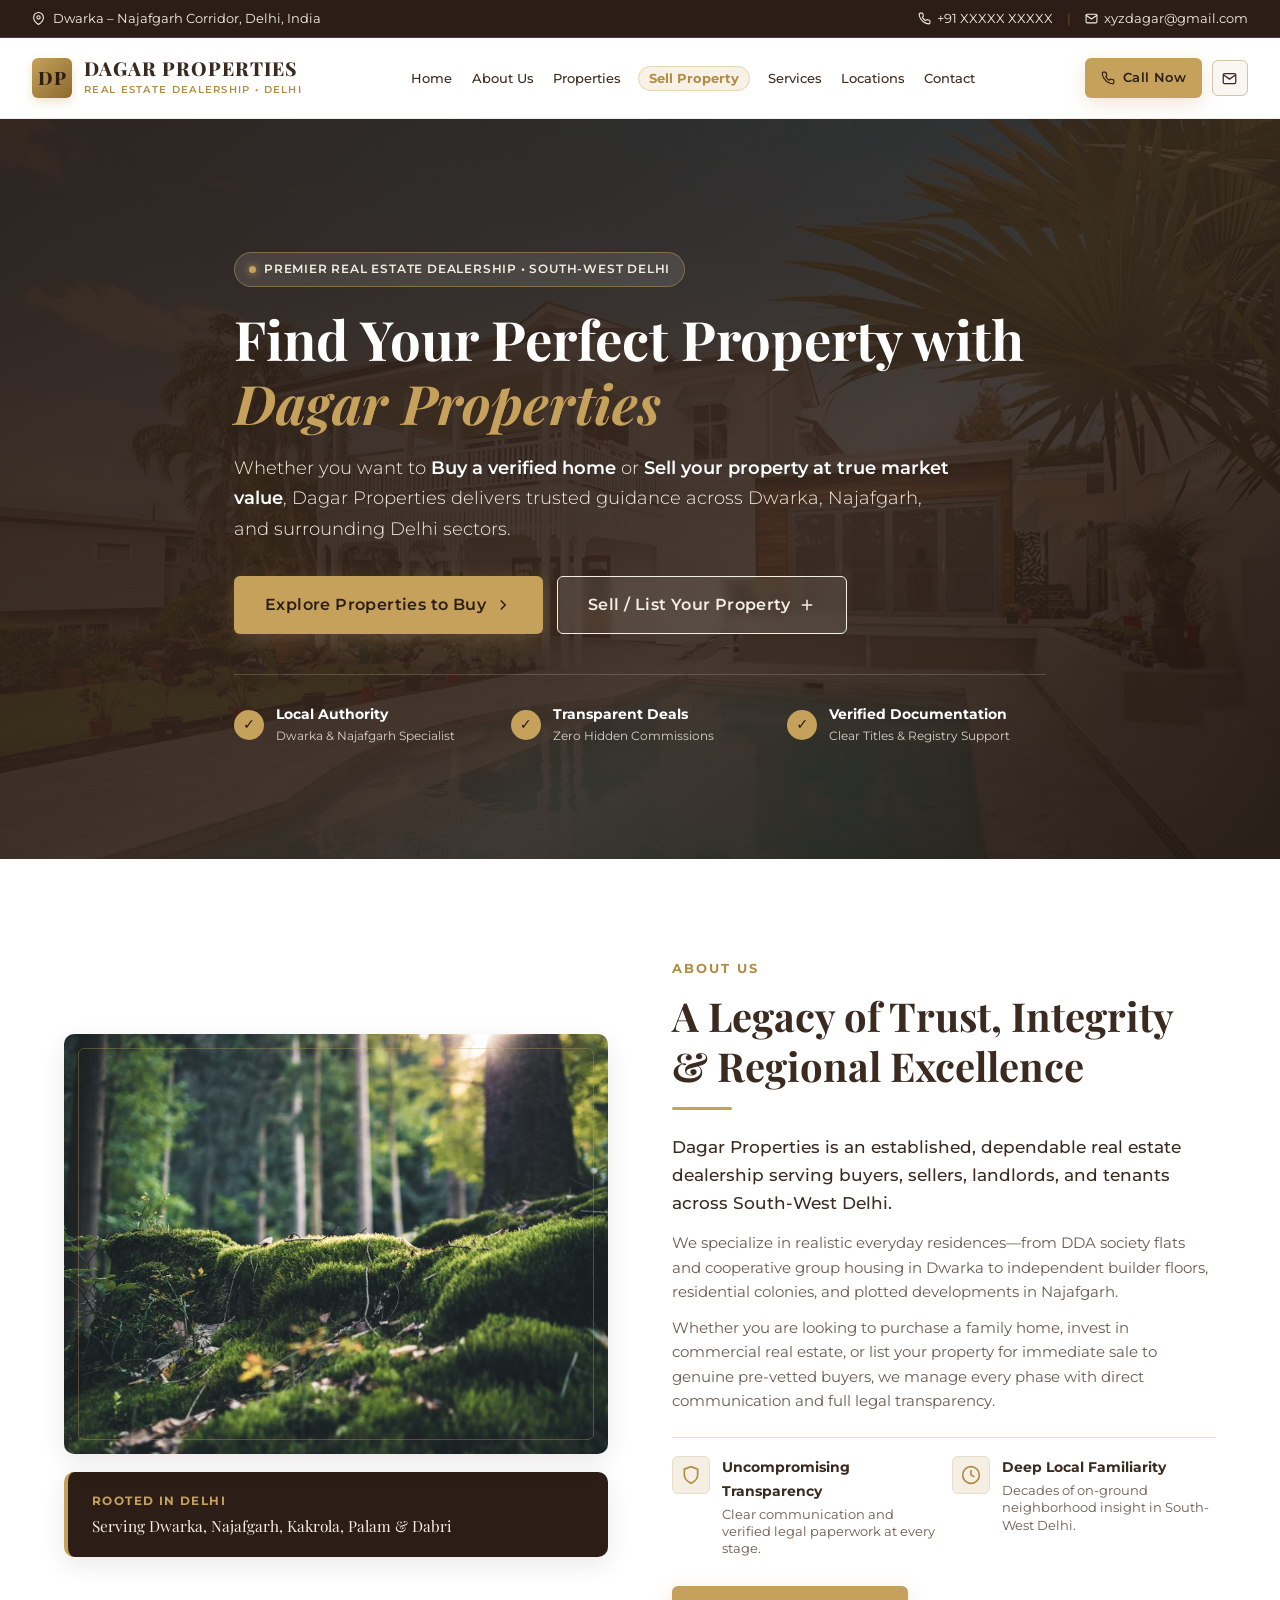
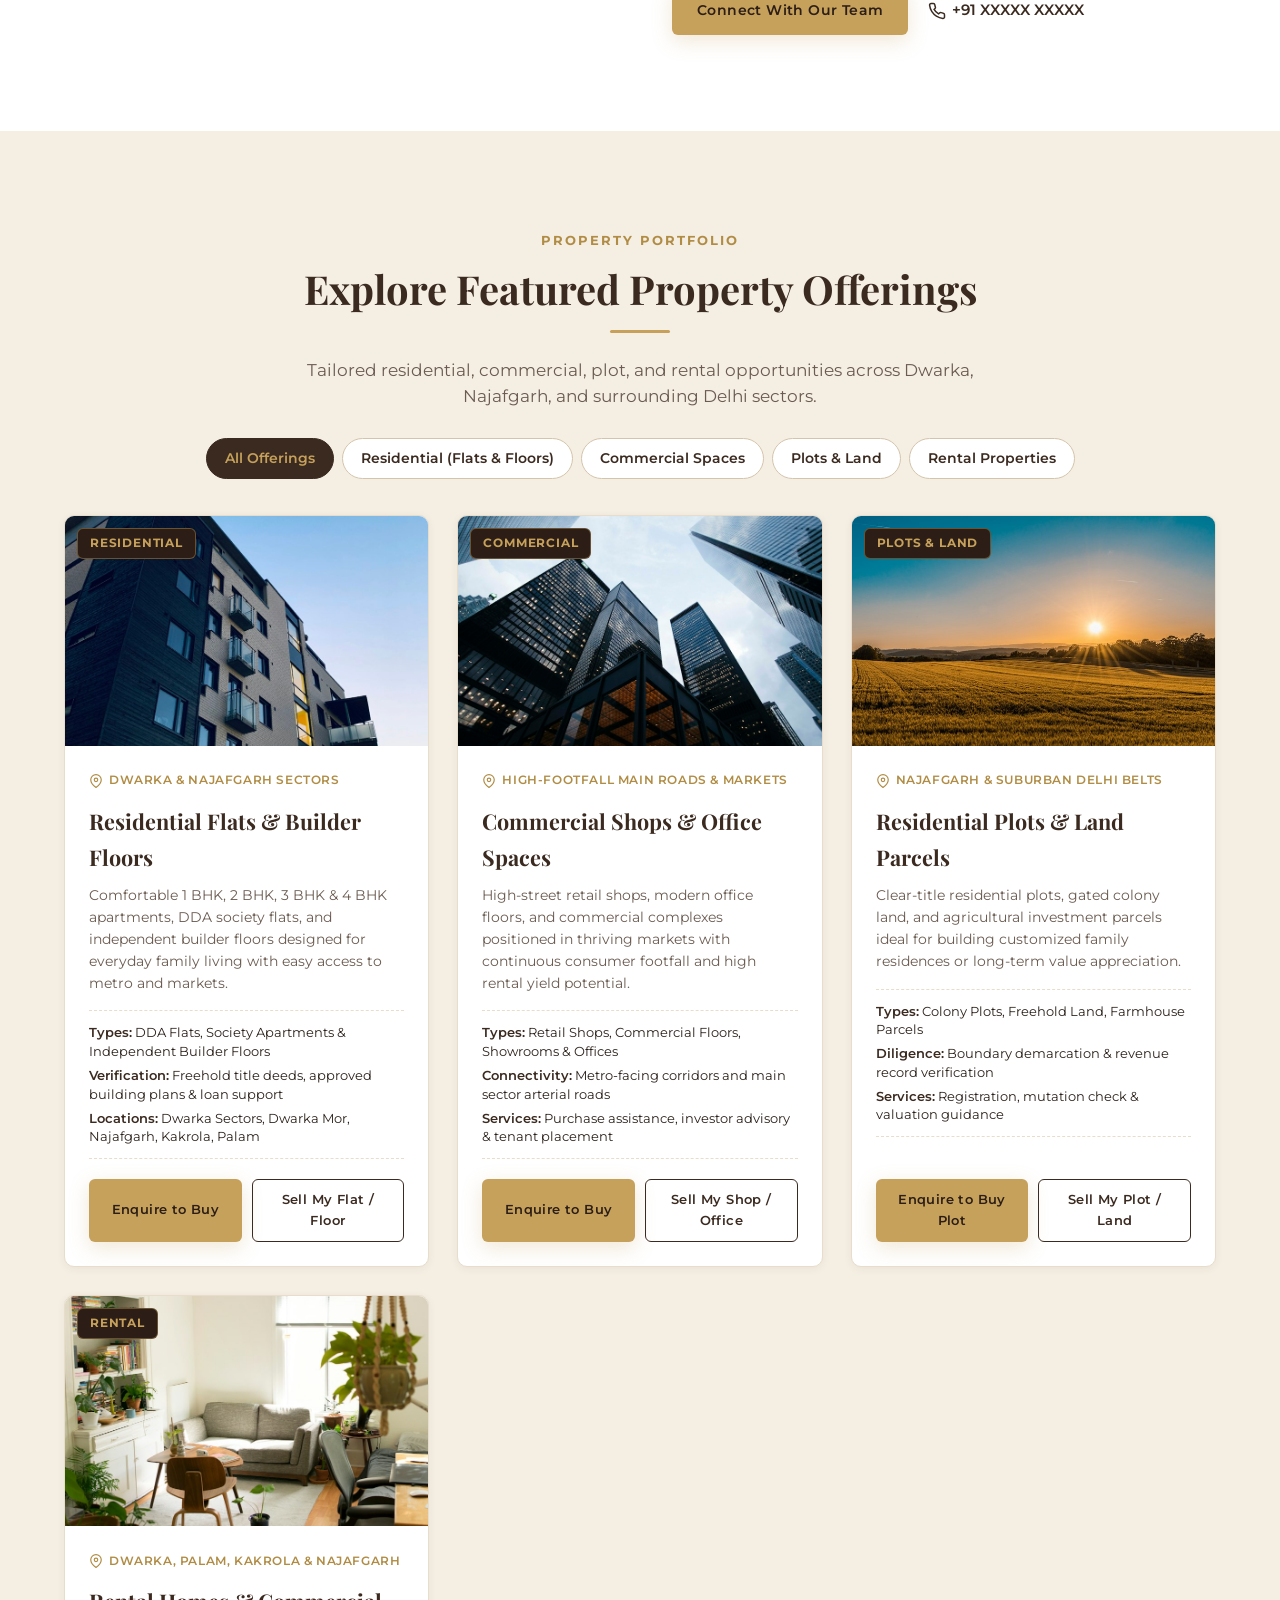
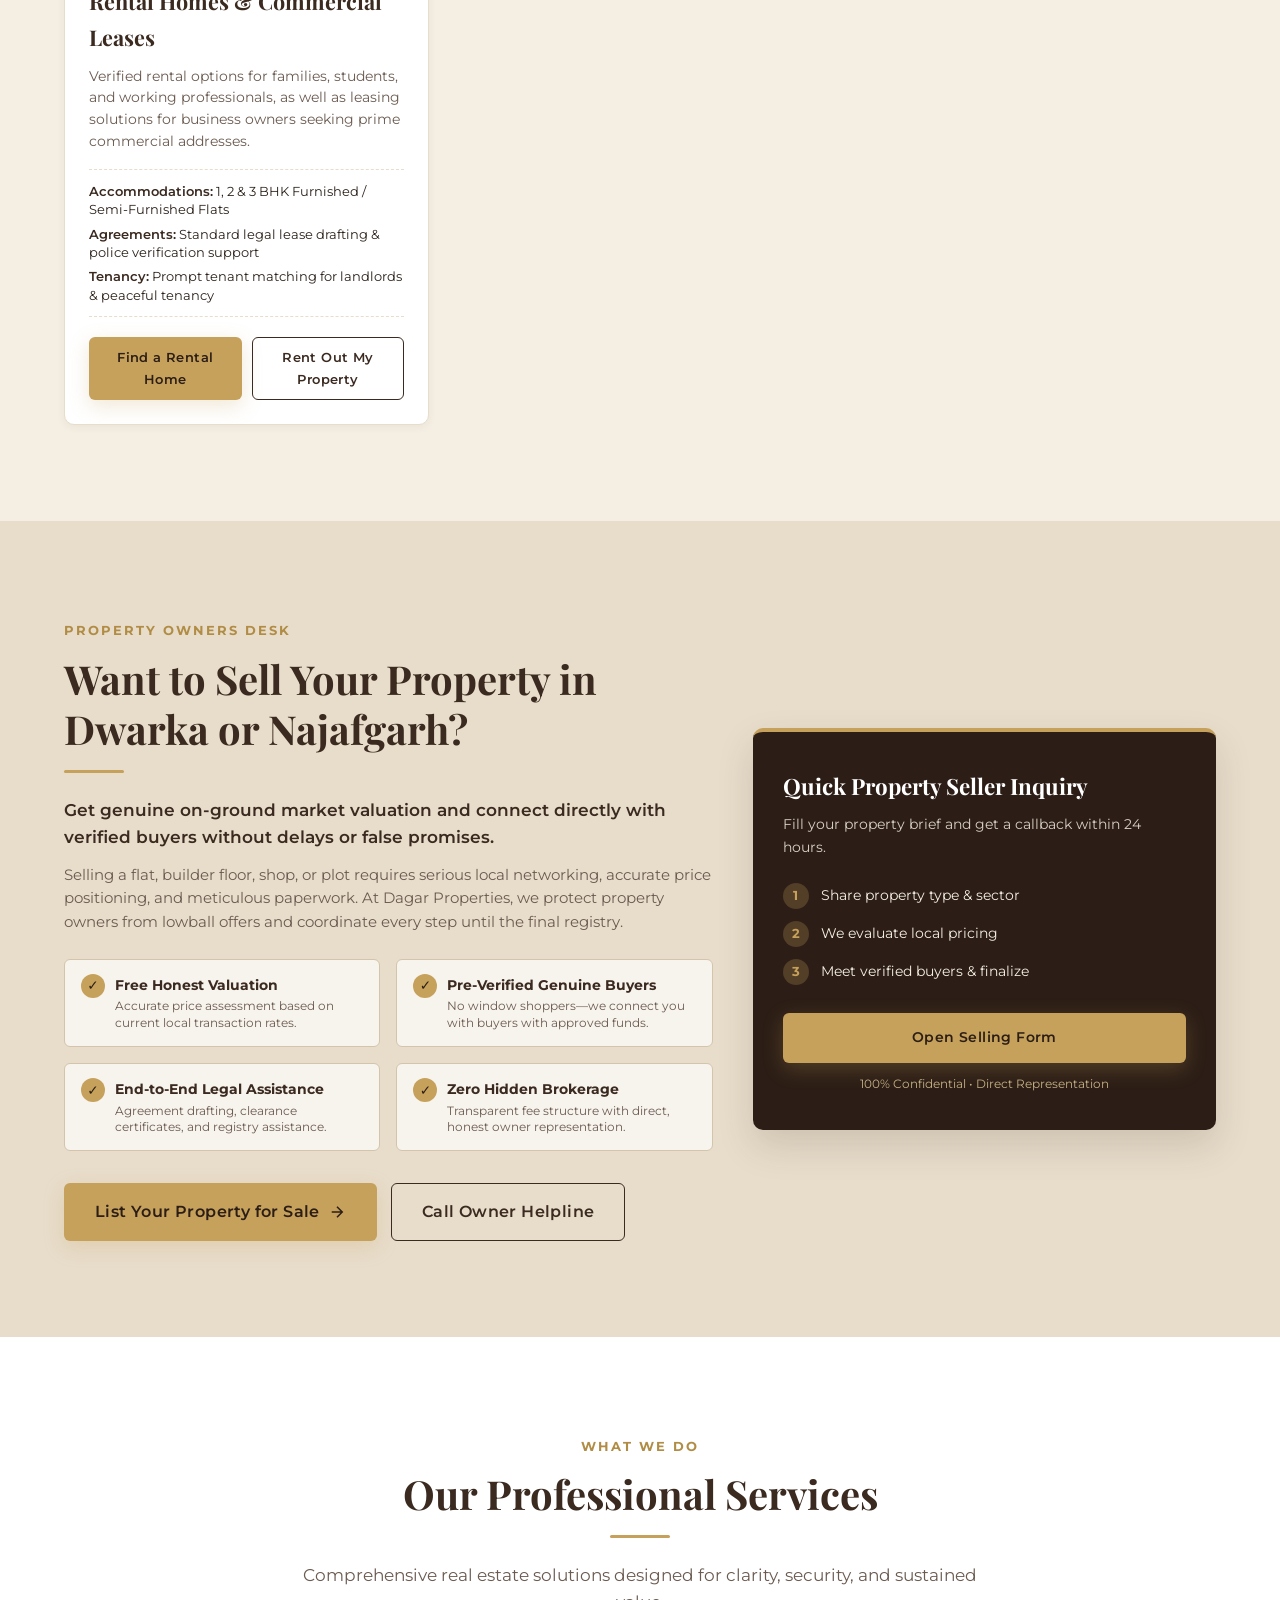
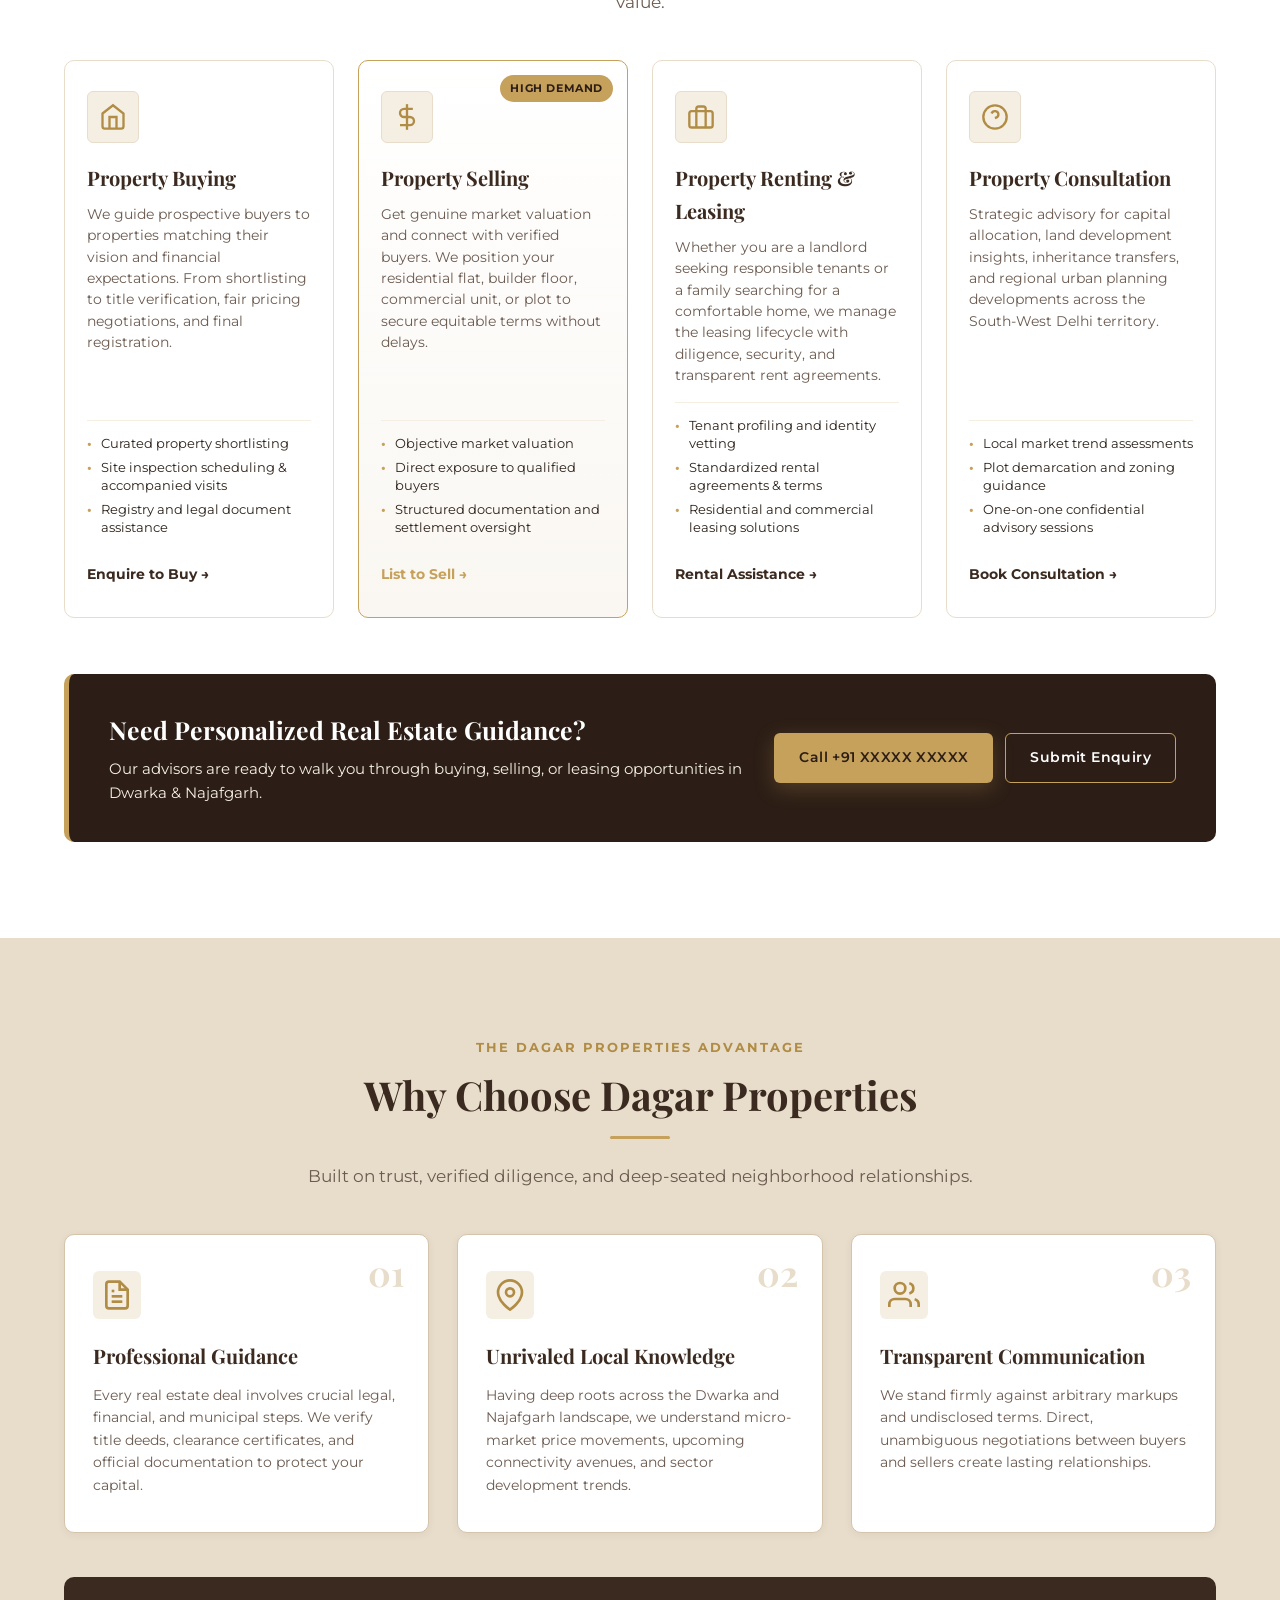
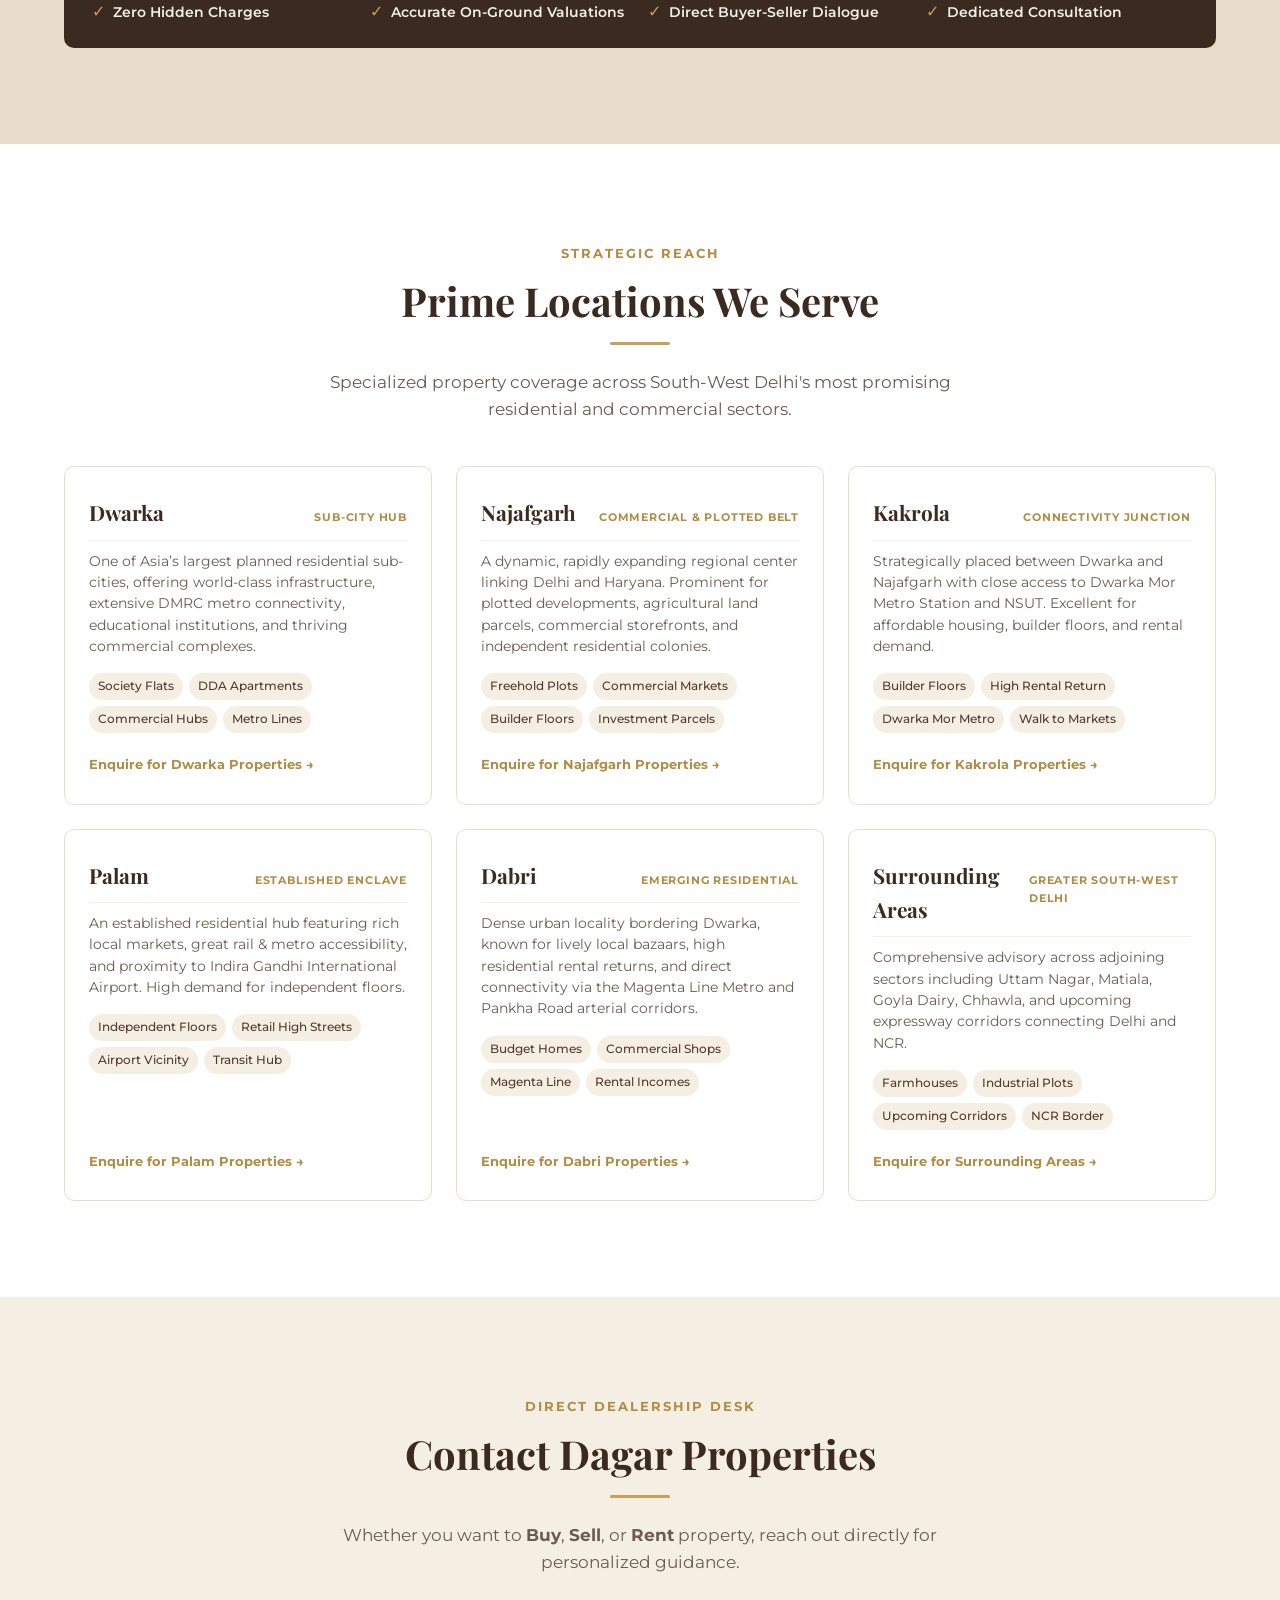
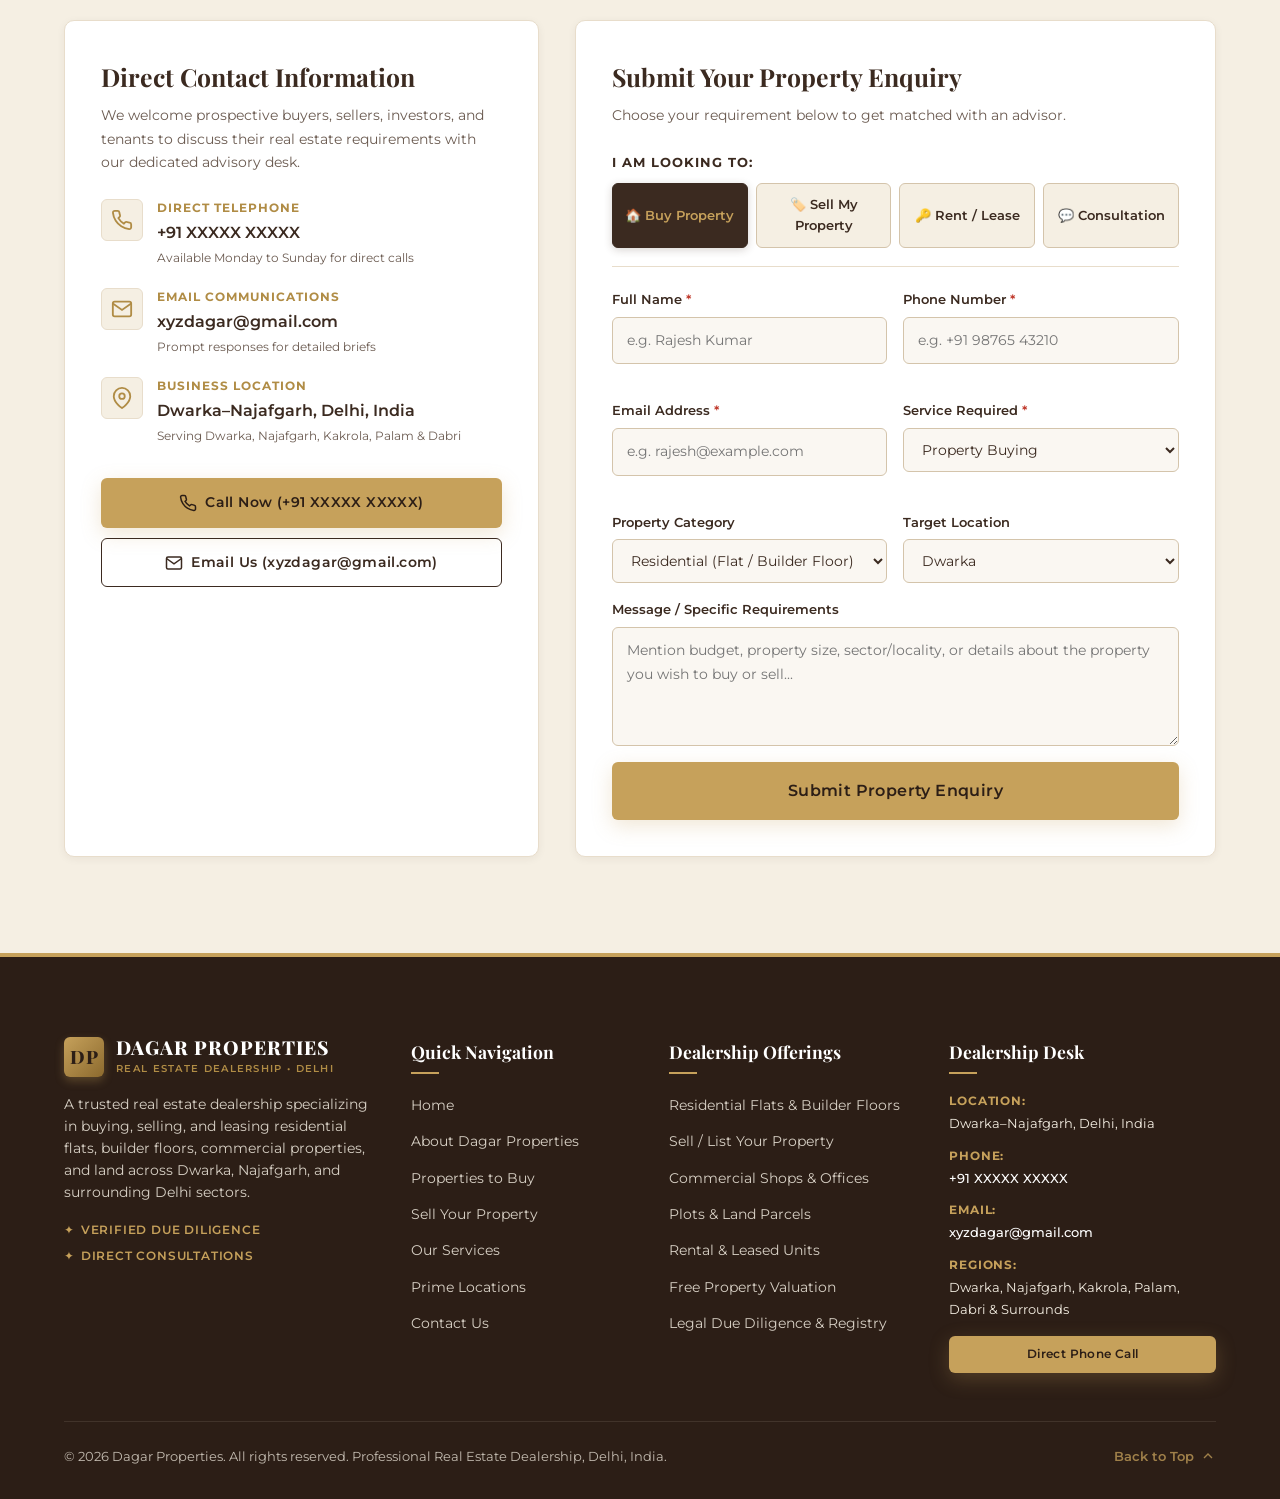
<file: index.html>
<!DOCTYPE html>
<html lang="en">
<head>
  <meta charset="UTF-8">
  <meta name="viewport" content="width=device-width, initial-scale=1.0, maximum-scale=5.0">
  <meta http-equiv="X-UA-Compatible" content="IE=edge">
  
  <!-- Basic SEO Metadata -->
  <title>Dagar Properties | Buy, Sell & Rent Real Estate in Dwarka & Najafgarh, Delhi</title>
  <meta name="description" content="Dagar Properties is your premier real estate dealership for buying, selling, and renting properties across Dwarka, Najafgarh, Kakrola, Palam, Dabri, and Delhi. Transparent guidance and verified listings.">
  <meta name="keywords" content="Dagar Properties, sell property Dwarka, buy flat Dwarka, builder floor Najafgarh, property dealer Delhi, rent flat Dwarka Mor, plots in Najafgarh">
  <meta name="author" content="Dagar Properties">
  <meta name="robots" content="index, follow">
  
  <!-- Open Graph / Social Sharing -->
  <meta property="og:type" content="website">
  <meta property="og:title" content="Dagar Properties | Buy, Sell & Rent Real Estate">
  <meta property="og:description" content="Find, buy, sell, or rent your residential flat, builder floor, commercial space, or plot in Dwarka and Najafgarh with transparent and professional guidance.">
  <meta property="og:image" content="assets/images/hero-bg.jpg">
  <meta name="theme-color" content="#3B2A20">

  <!-- Google Fonts: Playfair Display & Montserrat -->
  <link rel="preconnect" href="https://fonts.googleapis.com">
  <link rel="preconnect" href="https://fonts.gstatic.com" crossorigin>
  <link href="https://fonts.googleapis.com/css2?family=Montserrat:ital,wght@0,300;0,400;0,500;0,600;0,700;1,400&family=Playfair+Display:ital,wght@0,500;0,600;0,700;0,800;1,400;1,600&display=swap" rel="stylesheet">
  
  <!-- Main Stylesheet -->
  <link rel="stylesheet" href="style.css">
</head>
<body>

  <!-- Top Announcement Bar -->
  <div class="top-bar">
    <div class="top-bar-inner">
      <div class="top-bar-location">
        <svg class="icon" viewBox="0 0 24 24" width="13" height="13" fill="none" stroke="currentColor" stroke-width="2" stroke-linecap="round" stroke-linejoin="round">
          <path d="M21 10c0 7-9 13-9 13s-9-6-9-13a9 9 0 0 1 18 0z"></path>
          <circle cx="12" cy="10" r="3"></circle>
        </svg>
        <span>Dwarka – Najafgarh Corridor, Delhi, India</span>
      </div>
      <div class="top-bar-contact">
        <a href="tel:+91XXXXXXXXXX" class="top-link" aria-label="Call Dagar Properties">
          <svg class="icon" viewBox="0 0 24 24" width="13" height="13" fill="none" stroke="currentColor" stroke-width="2" stroke-linecap="round" stroke-linejoin="round">
            <path d="M22 16.92v3a2 2 0 0 1-2.18 2 19.79 19.79 0 0 1-8.63-3.07 19.5 19.5 0 0 1-6-6 19.79 19.79 0 0 1-3.07-8.67A2 2 0 0 1 4.11 2h3a2 2 0 0 1 2 1.72 12.84 12.84 0 0 0 .7 2.81 2 2 0 0 1-.45 2.11L8.09 9.91a16 16 0 0 0 6 6l1.27-1.27a2 2 0 0 1 2.11-.45 12.84 12.84 0 0 0 2.81.7A2 2 0 0 1 22 16.92z"></path>
          </svg>
          <span>+91 XXXXX XXXXX</span>
        </a>
        <span class="divider">|</span>
        <a href="mailto:qubitbandithehe@gmail.com?cc=xyzdagar@gmail.com" class="top-link" aria-label="Email Dagar Properties">
          <svg class="icon" viewBox="0 0 24 24" width="13" height="13" fill="none" stroke="currentColor" stroke-width="2" stroke-linecap="round" stroke-linejoin="round">
            <path d="M4 4h16c1.1 0 2 .9 2 2v12c0 1.1-.9 2-2 2H4c-1.1 0-2-.9-2-2V6c0-1.1.9-2 2-2z"></path>
            <polyline points="22,6 12,13 2,6"></polyline>
          </svg>
          <span>xyzdagar@gmail.com</span>
        </a>
      </div>
    </div>
  </div>

  <!-- Primary Navigation Header -->
  <header class="header" id="header">
    <div class="header-container">
      <a href="#home" class="brand-logo" aria-label="Dagar Properties Home">
        <div class="logo-emblem">DP</div>
        <div class="logo-text">
          <span class="brand-name">DAGAR PROPERTIES</span>
          <span class="brand-sub">Real Estate Dealership • Delhi</span>
        </div>
      </a>

      <!-- Desktop Navigation Menu -->
      <nav class="nav-desktop" aria-label="Main Navigation">
        <ul class="nav-links">
          <li><a href="index.html" class="nav-link active">Home</a></li>
          <li><a href="about.html" class="nav-link">About Us</a></li>
          <li><a href="properties.html" class="nav-link">Properties</a></li>
          <li><a href="sell.html" class="nav-link nav-sell-badge">Sell Property</a></li>
          <li><a href="services.html" class="nav-link">Services</a></li>
          <li><a href="locations.html" class="nav-link">Locations</a></li>
          <li><a href="contact.html" class="nav-link">Contact</a></li>
        </ul>
      </nav>

      <!-- Header Action Buttons -->
      <div class="header-actions">
        <a href="tel:+91XXXXXXXXXX" class="btn btn-gold btn-sm btn-call">
          <svg class="icon" viewBox="0 0 24 24" width="14" height="14" fill="none" stroke="currentColor" stroke-width="2">
            <path d="M22 16.92v3a2 2 0 0 1-2.18 2 19.79 19.79 0 0 1-8.63-3.07 19.5 19.5 0 0 1-6-6 19.79 19.79 0 0 1-3.07-8.67A2 2 0 0 1 4.11 2h3a2 2 0 0 1 2 1.72 12.84 12.84 0 0 0 .7 2.81 2 2 0 0 1-.45 2.11L8.09 9.91a16 16 0 0 0 6 6l1.27-1.27a2 2 0 0 1 2.11-.45 12.84 12.84 0 0 0 2.81.7A2 2 0 0 1 22 16.92z"></path>
          </svg>
          <span>Call Now</span>
        </a>
        <a href="mailto:qubitbandithehe@gmail.com?cc=xyzdagar@gmail.com" class="btn-icon-mail desktop-only" aria-label="Email Us" title="Email: xyzdagar@gmail.com">
          <svg class="icon" viewBox="0 0 24 24" width="15" height="15" fill="none" stroke="currentColor" stroke-width="2">
            <path d="M4 4h16c1.1 0 2 .9 2 2v12c0 1.1-.9 2-2 2H4c-1.1 0-2-.9-2-2V6c0-1.1.9-2 2-2z"></path>
            <polyline points="22,6 12,13 2,6"></polyline>
          </svg>
        </a>
        <button class="menu-toggle" id="menuToggle" aria-label="Toggle navigation menu" aria-expanded="false">
          <span class="bar"></span>
          <span class="bar"></span>
          <span class="bar"></span>
        </button>
      </div>
    </div>

  </header>

  <!-- Mobile Drawer Overlay & Menu (Outside Header) -->
  <div class="drawer-overlay" id="drawerOverlay" aria-hidden="true"></div>
  <aside class="mobile-drawer" id="mobileDrawer" aria-label="Mobile Navigation Menu" aria-hidden="true">
      <div class="mobile-drawer-header">
        <span class="brand-name">DAGAR PROPERTIES</span>
        <button class="drawer-close" id="drawerClose" aria-label="Close menu">&times;</button>
      </div>
      <ul class="mobile-nav-links">
        <li><a href="index.html" class="mobile-nav-link text-gold">Home</a></li>
        <li><a href="about.html" class="mobile-nav-link">About Us</a></li>
        <li><a href="properties.html" class="mobile-nav-link">Properties to Buy</a></li>
        <li><a href="sell.html" class="mobile-nav-link">Sell Your Property</a></li>
        <li><a href="services.html" class="mobile-nav-link">Our Services</a></li>
        <li><a href="locations.html" class="mobile-nav-link">Prime Locations</a></li>
        <li><a href="contact.html" class="mobile-nav-link">Contact Us</a></li>
      </ul>
      <div class="mobile-drawer-actions">
        <a href="tel:+91XXXXXXXXXX" class="btn btn-gold btn-block">
          <svg class="icon" viewBox="0 0 24 24" width="16" height="16" fill="none" stroke="currentColor" stroke-width="2">
            <path d="M22 16.92v3a2 2 0 0 1-2.18 2 19.79 19.79 0 0 1-8.63-3.07 19.5 19.5 0 0 1-6-6 19.79 19.79 0 0 1-3.07-8.67A2 2 0 0 1 4.11 2h3a2 2 0 0 1 2 1.72 12.84 12.84 0 0 0 .7 2.81 2 2 0 0 1-.45 2.11L8.09 9.91a16 16 0 0 0 6 6l1.27-1.27a2 2 0 0 1 2.11-.45 12.84 12.84 0 0 0 2.81.7A2 2 0 0 1 22 16.92z"></path>
          </svg>
          <span>Call Now (+91 XXXXX XXXXX)</span>
        </a>
        <a href="mailto:qubitbandithehe@gmail.com?cc=xyzdagar@gmail.com" class="btn btn-outline btn-block">
          <svg class="icon" viewBox="0 0 24 24" width="16" height="16" fill="none" stroke="currentColor" stroke-width="2">
            <path d="M4 4h16c1.1 0 2 .9 2 2v12c0 1.1-.9 2-2 2H4c-1.1 0-2-.9-2-2V6c0-1.1.9-2 2-2z"></path>
            <polyline points="22,6 12,13 2,6"></polyline>
          </svg>
          <span>Email Us (xyzdagar@gmail.com)</span>
        </a>
      </div>
    </aside>

  <main>
    <!-- 1. Home / Hero Section -->
    <section class="hero-section" id="home">
      <div class="hero-backdrop">
        <img src="assets/images/hero-bg.jpg" alt="Dwarka and Najafgarh Residential Neighborhood" class="hero-bg-img" loading="eager">
        <div class="hero-overlay"></div>
      </div>
      <div class="container hero-content">
        <div class="hero-badge">
          <span class="badge-dot"></span>
          <span>Premier Real Estate Dealership • South-West Delhi</span>
        </div>
        <h1 class="hero-title">
          Find Your Perfect Property with <span class="highlight">Dagar Properties</span>
        </h1>
        <p class="hero-description">
          Whether you want to <strong>Buy a verified home</strong> or <strong>Sell your property at true market value</strong>, Dagar Properties delivers trusted guidance across Dwarka, Najafgarh, and surrounding Delhi sectors.
        </p>
        
        <!-- Dual Action Buttons: Buy vs Sell -->
        <div class="hero-buttons">
          <a href="properties.html" class="btn btn-gold btn-lg">
            <span>Explore Properties to Buy</span>
            <svg viewBox="0 0 24 24" width="18" height="18" fill="none" stroke="currentColor" stroke-width="2"><polyline points="9 18 15 12 9 6"></polyline></svg>
          </a>
          <a href="sell.html" class="btn btn-cream-outline btn-lg" id="heroSellBtn">
            <span>Sell / List Your Property</span>
            <svg viewBox="0 0 24 24" width="18" height="18" fill="none" stroke="currentColor" stroke-width="2"><path d="M12 5v14M5 12h14"></path></svg>
          </a>
        </div>
        
        <!-- Trust Indicators Bar -->
        <div class="hero-metrics">
          <div class="metric-item">
            <span class="metric-icon">✓</span>
            <div class="metric-text">
              <strong>Local Authority</strong>
              <span>Dwarka & Najafgarh Specialist</span>
            </div>
          </div>
          <div class="metric-item">
            <span class="metric-icon">✓</span>
            <div class="metric-text">
              <strong>Transparent Deals</strong>
              <span>Zero Hidden Commissions</span>
            </div>
          </div>
          <div class="metric-item">
            <span class="metric-icon">✓</span>
            <div class="metric-text">
              <strong>Verified Documentation</strong>
              <span>Clear Titles & Registry Support</span>
            </div>
          </div>
        </div>
      </div>
    </section>

    <!-- 2. About Us Section -->
    <section class="section section-about" id="about">
      <div class="container">
        <div class="about-grid">
          <div class="about-visual">
            <div class="image-frame">
              <img src="assets/images/about.jpg" alt="Dagar Properties Dealership Consultation" class="about-img" loading="lazy">
              <div class="frame-accent"></div>
            </div>
            <div class="experience-card">
              <span class="gold-subtitle">Rooted in Delhi</span>
              <p class="experience-text">Serving Dwarka, Najafgarh, Kakrola, Palam & Dabri</p>
            </div>
          </div>
          <div class="about-content">
            <span class="section-tag">About Us</span>
            <h2 class="section-title">A Legacy of Trust, Integrity & Regional Excellence</h2>
            <div class="gold-divider"></div>
            <p class="lead-text">
              Dagar Properties is an established, dependable real estate dealership serving buyers, sellers, landlords, and tenants across South-West Delhi.
            </p>
            <p class="body-text">
              We specialize in realistic everyday residences—from DDA society flats and cooperative group housing in Dwarka to independent builder floors, residential colonies, and plotted developments in Najafgarh.
            </p>
            <p class="body-text">
              Whether you are looking to purchase a family home, invest in commercial real estate, or list your property for immediate sale to genuine pre-vetted buyers, we manage every phase with direct communication and full legal transparency.
            </p>

            <div class="about-features">
              <div class="about-feature">
                <div class="feature-icon-box">
                  <svg viewBox="0 0 24 24" width="20" height="20" fill="none" stroke="currentColor" stroke-width="2">
                    <path d="M12 22s8-4 8-10V5l-8-3-8 3v7c0 6 8 10 8 10z"></path>
                  </svg>
                </div>
                <div>
                  <h4 class="feature-heading">Uncompromising Transparency</h4>
                  <p class="feature-desc">Clear communication and verified legal paperwork at every stage.</p>
                </div>
              </div>
              <div class="about-feature">
                <div class="feature-icon-box">
                  <svg viewBox="0 0 24 24" width="20" height="20" fill="none" stroke="currentColor" stroke-width="2">
                    <circle cx="12" cy="12" r="10"></circle>
                    <polyline points="12 6 12 12 16 14"></polyline>
                  </svg>
                </div>
                <div>
                  <h4 class="feature-heading">Deep Local Familiarity</h4>
                  <p class="feature-desc">Decades of on-ground neighborhood insight in South-West Delhi.</p>
                </div>
              </div>
            </div>

            <div class="about-cta-row">
              <a href="#contact" class="btn btn-gold">Connect With Our Team</a>
              <a href="tel:+91XXXXXXXXXX" class="phone-link">
                <svg viewBox="0 0 24 24" width="18" height="18" fill="none" stroke="currentColor" stroke-width="2">
                  <path d="M22 16.92v3a2 2 0 0 1-2.18 2 19.79 19.79 0 0 1-8.63-3.07 19.5 19.5 0 0 1-6-6 19.79 19.79 0 0 1-3.07-8.67A2 2 0 0 1 4.11 2h3a2 2 0 0 1 2 1.72 12.84 12.84 0 0 0 .7 2.81 2 2 0 0 1-.45 2.11L8.09 9.91a16 16 0 0 0 6 6l1.27-1.27a2 2 0 0 1 2.11-.45 12.84 12.84 0 0 0 2.81.7A2 2 0 0 1 22 16.92z"></path>
                </svg>
                <span>+91 XXXXX XXXXX</span>
              </a>
            </div>
          </div>
        </div>
      </div>
    </section>

    <!-- 3. Properties Section (Buy & Browse) -->
    <section class="section section-properties bg-cream" id="properties">
      <div class="container">
        <div class="section-header text-center">
          <span class="section-tag">Property Portfolio</span>
          <h2 class="section-title">Explore Featured Property Offerings</h2>
          <div class="gold-divider center"></div>
          <p class="section-subtitle">
            Tailored residential, commercial, plot, and rental opportunities across Dwarka, Najafgarh, and surrounding Delhi sectors.
          </p>
          
          <!-- Category Filter Tabs -->
          <div class="property-filters" role="tablist" aria-label="Property Categories">
            <button class="filter-btn active" data-filter="all" role="tab" aria-selected="true">All Offerings</button>
            <button class="filter-btn" data-filter="residential" role="tab" aria-selected="false">Residential (Flats & Floors)</button>
            <button class="filter-btn" data-filter="commercial" role="tab" aria-selected="false">Commercial Spaces</button>
            <button class="filter-btn" data-filter="plots" role="tab" aria-selected="false">Plots & Land</button>
            <button class="filter-btn" data-filter="rental" role="tab" aria-selected="false">Rental Properties</button>
          </div>
        </div>

        <div class="properties-grid" id="propertiesGrid">
          <!-- Property Category 1: Residential (Normal everyday flats & builder floors) -->
          <article class="property-card" data-category="residential">
            <div class="property-media">
              <img src="assets/images/residential.jpg" alt="Residential Apartments and Builder Floors in Delhi" class="property-img" loading="lazy">
              <span class="property-badge">Residential</span>
            </div>
            <div class="property-body">
              <div class="property-meta">
                <span class="property-loc">
                  <svg viewBox="0 0 24 24" width="14" height="14" fill="none" stroke="currentColor" stroke-width="2">
                    <path d="M21 10c0 7-9 13-9 13s-9-6-9-13a9 9 0 0 1 18 0z"></path>
                    <circle cx="12" cy="10" r="3"></circle>
                  </svg>
                  Dwarka & Najafgarh Sectors
                </span>
              </div>
              <h3 class="property-title">Residential Flats & Builder Floors</h3>
              <p class="property-desc">
                Comfortable 1 BHK, 2 BHK, 3 BHK & 4 BHK apartments, DDA society flats, and independent builder floors designed for everyday family living with easy access to metro and markets.
              </p>
              <ul class="property-highlights">
                <li><span>Types:</span> DDA Flats, Society Apartments & Independent Builder Floors</li>
                <li><span>Verification:</span> Freehold title deeds, approved building plans & loan support</li>
                <li><span>Locations:</span> Dwarka Sectors, Dwarka Mor, Najafgarh, Kakrola, Palam</li>
              </ul>
              <div class="property-dual-actions">
                <a href="#contact" class="btn btn-gold btn-sm" data-action="buy" data-category="Residential">
                  <span>Enquire to Buy</span>
                </a>
                <a href="#contact" class="btn btn-outline btn-sm" data-action="sell" data-category="Residential">
                  <span>Sell My Flat / Floor</span>
                </a>
              </div>
            </div>
          </article>

          <!-- Property Category 2: Commercial -->
          <article class="property-card" data-category="commercial">
            <div class="property-media">
              <img src="assets/images/commercial.jpg" alt="Commercial Properties in Dwarka and Najafgarh" class="property-img" loading="lazy">
              <span class="property-badge">Commercial</span>
            </div>
            <div class="property-body">
              <div class="property-meta">
                <span class="property-loc">
                  <svg viewBox="0 0 24 24" width="14" height="14" fill="none" stroke="currentColor" stroke-width="2">
                    <path d="M21 10c0 7-9 13-9 13s-9-6-9-13a9 9 0 0 1 18 0z"></path>
                    <circle cx="12" cy="10" r="3"></circle>
                  </svg>
                  High-Footfall Main Roads & Markets
                </span>
              </div>
              <h3 class="property-title">Commercial Shops & Office Spaces</h3>
              <p class="property-desc">
                High-street retail shops, modern office floors, and commercial complexes positioned in thriving markets with continuous consumer footfall and high rental yield potential.
              </p>
              <ul class="property-highlights">
                <li><span>Types:</span> Retail Shops, Commercial Floors, Showrooms & Offices</li>
                <li><span>Connectivity:</span> Metro-facing corridors and main sector arterial roads</li>
                <li><span>Services:</span> Purchase assistance, investor advisory & tenant placement</li>
              </ul>
              <div class="property-dual-actions">
                <a href="#contact" class="btn btn-gold btn-sm" data-action="buy" data-category="Commercial">
                  <span>Enquire to Buy</span>
                </a>
                <a href="#contact" class="btn btn-outline btn-sm" data-action="sell" data-category="Commercial">
                  <span>Sell My Shop / Office</span>
                </a>
              </div>
            </div>
          </article>

          <!-- Property Category 3: Plots & Land -->
          <article class="property-card" data-category="plots">
            <div class="property-media">
              <img src="assets/images/plots.jpg" alt="Residential Plots and Land in Najafgarh" class="property-img" loading="lazy">
              <span class="property-badge">Plots & Land</span>
            </div>
            <div class="property-body">
              <div class="property-meta">
                <span class="property-loc">
                  <svg viewBox="0 0 24 24" width="14" height="14" fill="none" stroke="currentColor" stroke-width="2">
                    <path d="M21 10c0 7-9 13-9 13s-9-6-9-13a9 9 0 0 1 18 0z"></path>
                    <circle cx="12" cy="10" r="3"></circle>
                  </svg>
                  Najafgarh & Suburban Delhi Belts
                </span>
              </div>
              <h3 class="property-title">Residential Plots & Land Parcels</h3>
              <p class="property-desc">
                Clear-title residential plots, gated colony land, and agricultural investment parcels ideal for building customized family residences or long-term value appreciation.
              </p>
              <ul class="property-highlights">
                <li><span>Types:</span> Colony Plots, Freehold Land, Farmhouse Parcels</li>
                <li><span>Diligence:</span> Boundary demarcation & revenue record verification</li>
                <li><span>Services:</span> Registration, mutation check & valuation guidance</li>
              </ul>
              <div class="property-dual-actions">
                <a href="#contact" class="btn btn-gold btn-sm" data-action="buy" data-category="Plots & Land">
                  <span>Enquire to Buy Plot</span>
                </a>
                <a href="#contact" class="btn btn-outline btn-sm" data-action="sell" data-category="Plots & Land">
                  <span>Sell My Plot / Land</span>
                </a>
              </div>
            </div>
          </article>

          <!-- Property Category 4: Rental Properties -->
          <article class="property-card" data-category="rental">
            <div class="property-media">
              <img src="assets/images/rental.jpg" alt="Rental Flats and Accommodations in Dwarka" class="property-img" loading="lazy">
              <span class="property-badge">Rental</span>
            </div>
            <div class="property-body">
              <div class="property-meta">
                <span class="property-loc">
                  <svg viewBox="0 0 24 24" width="14" height="14" fill="none" stroke="currentColor" stroke-width="2">
                    <path d="M21 10c0 7-9 13-9 13s-9-6-9-13a9 9 0 0 1 18 0z"></path>
                    <circle cx="12" cy="10" r="3"></circle>
                  </svg>
                  Dwarka, Palam, Kakrola & Najafgarh
                </span>
              </div>
              <h3 class="property-title">Rental Homes & Commercial Leases</h3>
              <p class="property-desc">
                Verified rental options for families, students, and working professionals, as well as leasing solutions for business owners seeking prime commercial addresses.
              </p>
              <ul class="property-highlights">
                <li><span>Accommodations:</span> 1, 2 & 3 BHK Furnished / Semi-Furnished Flats</li>
                <li><span>Agreements:</span> Standard legal lease drafting & police verification support</li>
                <li><span>Tenancy:</span> Prompt tenant matching for landlords & peaceful tenancy</li>
              </ul>
              <div class="property-dual-actions">
                <a href="#contact" class="btn btn-gold btn-sm" data-action="rent" data-category="Rental">
                  <span>Find a Rental Home</span>
                </a>
                <a href="#contact" class="btn btn-outline btn-sm" data-action="rent-out" data-category="Rental">
                  <span>Rent Out My Property</span>
                </a>
              </div>
            </div>
          </article>
        </div>
      </div>
    </section>

    <!-- Dedicated Sell Your Property Spotlight Section -->
    <section class="section section-sell bg-beige" id="sell-section">
      <div class="container">
        <div class="sell-showcase">
          <div class="sell-showcase-content">
            <span class="section-tag">Property Owners Desk</span>
            <h2 class="section-title">Want to Sell Your Property in Dwarka or Najafgarh?</h2>
            <div class="gold-divider"></div>
            <p class="lead-text">
              Get genuine on-ground market valuation and connect directly with verified buyers without delays or false promises.
            </p>
            <p class="body-text">
              Selling a flat, builder floor, shop, or plot requires serious local networking, accurate price positioning, and meticulous paperwork. At Dagar Properties, we protect property owners from lowball offers and coordinate every step until the final registry.
            </p>

            <div class="sell-benefits-grid">
              <div class="sell-benefit-item">
                <div class="sell-icon-box">✓</div>
                <div>
                  <strong>Free Honest Valuation</strong>
                  <p>Accurate price assessment based on current local transaction rates.</p>
                </div>
              </div>
              <div class="sell-benefit-item">
                <div class="sell-icon-box">✓</div>
                <div>
                  <strong>Pre-Verified Genuine Buyers</strong>
                  <p>No window shoppers—we connect you with buyers with approved funds.</p>
                </div>
              </div>
              <div class="sell-benefit-item">
                <div class="sell-icon-box">✓</div>
                <div>
                  <strong>End-to-End Legal Assistance</strong>
                  <p>Agreement drafting, clearance certificates, and registry assistance.</p>
                </div>
              </div>
              <div class="sell-benefit-item">
                <div class="sell-icon-box">✓</div>
                <div>
                  <strong>Zero Hidden Brokerage</strong>
                  <p>Transparent fee structure with direct, honest owner representation.</p>
                </div>
              </div>
            </div>

            <div class="sell-cta-actions">
              <button class="btn btn-gold btn-lg" id="quickListBtn">
                <span>List Your Property for Sale</span>
                <svg viewBox="0 0 24 24" width="18" height="18" fill="none" stroke="currentColor" stroke-width="2"><path d="M5 12h14M12 5l7 7-7 7"></path></svg>
              </button>
              <a href="tel:+91XXXXXXXXXX" class="btn btn-outline btn-lg">
                <span>Call Owner Helpline</span>
              </a>
            </div>
          </div>

          <div class="sell-showcase-card">
            <div class="sell-card-inner">
              <h3 class="sell-card-title">Quick Property Seller Inquiry</h3>
              <p class="sell-card-subtitle">Fill your property brief and get a callback within 24 hours.</p>
              
              <div class="seller-quick-bullets">
                <div class="sq-bullet">
                  <span class="sq-num">1</span>
                  <span>Share property type & sector</span>
                </div>
                <div class="sq-bullet">
                  <span class="sq-num">2</span>
                  <span>We evaluate local pricing</span>
                </div>
                <div class="sq-bullet">
                  <span class="sq-num">3</span>
                  <span>Meet verified buyers & finalize</span>
                </div>
              </div>

              <a href="#contact" class="btn btn-gold btn-block" data-action="sell" data-category="General Enquiry">
                <span>Open Selling Form</span>
              </a>
              <span class="sell-note">100% Confidential • Direct Representation</span>
            </div>
          </div>
        </div>
      </div>
    </section>

    <!-- 4. Our Services Section -->
    <section class="section section-services" id="services">
      <div class="container">
        <div class="section-header text-center">
          <span class="section-tag">What We Do</span>
          <h2 class="section-title">Our Professional Services</h2>
          <div class="gold-divider center"></div>
          <p class="section-subtitle">
            Comprehensive real estate solutions designed for clarity, security, and sustained value.
          </p>
        </div>

        <div class="services-grid">
          <!-- Service 1: Buying -->
          <div class="service-card">
            <div class="service-icon">
              <svg viewBox="0 0 24 24" width="28" height="28" fill="none" stroke="currentColor" stroke-width="2">
                <path d="M3 9l9-7 9 7v11a2 2 0 0 1-2 2H5a2 2 0 0 1-2-2z"></path>
                <polyline points="9 22 9 12 15 12 15 22"></polyline>
              </svg>
            </div>
            <h3 class="service-title">Property Buying</h3>
            <p class="service-desc">
              We guide prospective buyers to properties matching their vision and financial expectations. From shortlisting to title verification, fair pricing negotiations, and final registration.
            </p>
            <ul class="service-list">
              <li>Curated property shortlisting</li>
              <li>Site inspection scheduling & accompanied visits</li>
              <li>Registry and legal document assistance</li>
            </ul>
            <div class="service-card-footer">
              <a href="#contact" class="service-action-link" data-action="buy">Enquire to Buy &rarr;</a>
            </div>
          </div>

          <!-- Service 2: Selling -->
          <div class="service-card highlight-service">
            <div class="service-badge">High Demand</div>
            <div class="service-icon">
              <svg viewBox="0 0 24 24" width="28" height="28" fill="none" stroke="currentColor" stroke-width="2">
                <line x1="12" y1="1" x2="12" y2="23"></line>
                <path d="M17 5H9.5a3.5 3.5 0 0 0 0 7h5a3.5 3.5 0 0 1 0 7H6"></path>
              </svg>
            </div>
            <h3 class="service-title">Property Selling</h3>
            <p class="service-desc">
              Get genuine market valuation and connect with verified buyers. We position your residential flat, builder floor, commercial unit, or plot to secure equitable terms without delays.
            </p>
            <ul class="service-list">
              <li>Objective market valuation</li>
              <li>Direct exposure to qualified buyers</li>
              <li>Structured documentation and settlement oversight</li>
            </ul>
            <div class="service-card-footer">
              <a href="#contact" class="service-action-link text-gold" data-action="sell">List to Sell &rarr;</a>
            </div>
          </div>

          <!-- Service 3: Renting -->
          <div class="service-card">
            <div class="service-icon">
              <svg viewBox="0 0 24 24" width="28" height="28" fill="none" stroke="currentColor" stroke-width="2">
                <rect x="2" y="7" width="20" height="14" rx="2" ry="2"></rect>
                <path d="M16 21V5a2 2 0 0 0-2-2h-4a2 2 0 0 0-2 2v16"></path>
              </svg>
            </div>
            <h3 class="service-title">Property Renting & Leasing</h3>
            <p class="service-desc">
              Whether you are a landlord seeking responsible tenants or a family searching for a comfortable home, we manage the leasing lifecycle with diligence, security, and transparent rent agreements.
            </p>
            <ul class="service-list">
              <li>Tenant profiling and identity vetting</li>
              <li>Standardized rental agreements & terms</li>
              <li>Residential and commercial leasing solutions</li>
            </ul>
            <div class="service-card-footer">
              <a href="#contact" class="service-action-link" data-action="rent">Rental Assistance &rarr;</a>
            </div>
          </div>

          <!-- Service 4: Property Consultation -->
          <div class="service-card">
            <div class="service-icon">
              <svg viewBox="0 0 24 24" width="28" height="28" fill="none" stroke="currentColor" stroke-width="2">
                <circle cx="12" cy="12" r="10"></circle>
                <path d="M9.09 9a3 3 0 0 1 5.83 1c0 2-3 3-3 3"></path>
                <line x1="12" y1="17" x2="12.01" y2="17"></line>
              </svg>
            </div>
            <h3 class="service-title">Property Consultation</h3>
            <p class="service-desc">
              Strategic advisory for capital allocation, land development insights, inheritance transfers, and regional urban planning developments across the South-West Delhi territory.
            </p>
            <ul class="service-list">
              <li>Local market trend assessments</li>
              <li>Plot demarcation and zoning guidance</li>
              <li>One-on-one confidential advisory sessions</li>
            </ul>
            <div class="service-card-footer">
              <a href="#contact" class="service-action-link" data-action="consultation">Book Consultation &rarr;</a>
            </div>
          </div>
        </div>

        <div class="services-cta-banner">
          <div class="cta-banner-text">
            <h3>Need Personalized Real Estate Guidance?</h3>
            <p>Our advisors are ready to walk you through buying, selling, or leasing opportunities in Dwarka & Najafgarh.</p>
          </div>
          <div class="cta-banner-buttons">
            <a href="tel:+91XXXXXXXXXX" class="btn btn-gold">Call +91 XXXXX XXXXX</a>
            <a href="#contact" class="btn btn-outline-light">Submit Enquiry</a>
          </div>
        </div>
      </div>
    </section>

    <!-- 5. Why Choose Us Section -->
    <section class="section section-why-us bg-beige" id="why-us">
      <div class="container">
        <div class="section-header text-center">
          <span class="section-tag">The Dagar Properties Advantage</span>
          <h2 class="section-title">Why Choose Dagar Properties</h2>
          <div class="gold-divider center"></div>
          <p class="section-subtitle">
            Built on trust, verified diligence, and deep-seated neighborhood relationships.
          </p>
        </div>

        <div class="pillars-grid">
          <!-- Pillar 1 -->
          <div class="pillar-card">
            <div class="pillar-number">01</div>
            <div class="pillar-icon">
              <svg viewBox="0 0 24 24" width="32" height="32" fill="none" stroke="currentColor" stroke-width="2">
                <path d="M14 2H6a2 2 0 0 0-2 2v16a2 2 0 0 0 2 2h12a2 2 0 0 0 2-2V8z"></path>
                <polyline points="14 2 14 8 20 8"></polyline>
                <line x1="16" y1="13" x2="8" y2="13"></line>
                <line x1="16" y1="17" x2="8" y2="17"></line>
                <polyline points="10 9 9 9 8 9"></polyline>
              </svg>
            </div>
            <h3 class="pillar-title">Professional Guidance</h3>
            <p class="pillar-desc">
              Every real estate deal involves crucial legal, financial, and municipal steps. We verify title deeds, clearance certificates, and official documentation to protect your capital.
            </p>
          </div>

          <!-- Pillar 2 -->
          <div class="pillar-card">
            <div class="pillar-number">02</div>
            <div class="pillar-icon">
              <svg viewBox="0 0 24 24" width="32" height="32" fill="none" stroke="currentColor" stroke-width="2">
                <path d="M21 10c0 7-9 13-9 13s-9-6-9-13a9 9 0 0 1 18 0z"></path>
                <circle cx="12" cy="10" r="3"></circle>
              </svg>
            </div>
            <h3 class="pillar-title">Unrivaled Local Knowledge</h3>
            <p class="pillar-desc">
              Having deep roots across the Dwarka and Najafgarh landscape, we understand micro-market price movements, upcoming connectivity avenues, and sector development trends.
            </p>
          </div>

          <!-- Pillar 3 -->
          <div class="pillar-card">
            <div class="pillar-number">03</div>
            <div class="pillar-icon">
              <svg viewBox="0 0 24 24" width="32" height="32" fill="none" stroke="currentColor" stroke-width="2">
                <path d="M17 21v-2a4 4 0 0 0-4-4H5a4 4 0 0 0-4 4v2"></path>
                <circle cx="9" cy="7" r="4"></circle>
                <path d="M23 21v-2a4 4 0 0 0-3-3.87"></path>
                <path d="M16 3.13a4 4 0 0 1 0 7.75"></path>
              </svg>
            </div>
            <h3 class="pillar-title">Transparent Communication</h3>
            <p class="pillar-desc">
              We stand firmly against arbitrary markups and undisclosed terms. Direct, unambiguous negotiations between buyers and sellers create lasting relationships.
            </p>
          </div>
        </div>

        <div class="standards-bar">
          <div class="standard-item">
            <span class="gold-check">✓</span>
            <span>Zero Hidden Charges</span>
          </div>
          <div class="standard-item">
            <span class="gold-check">✓</span>
            <span>Accurate On-Ground Valuations</span>
          </div>
          <div class="standard-item">
            <span class="gold-check">✓</span>
            <span>Direct Buyer-Seller Dialogue</span>
          </div>
          <div class="standard-item">
            <span class="gold-check">✓</span>
            <span>Dedicated Consultation</span>
          </div>
        </div>
      </div>
    </section>

    <!-- 6. Locations Section -->
    <section class="section section-locations" id="locations">
      <div class="container">
        <div class="section-header text-center">
          <span class="section-tag">Strategic Reach</span>
          <h2 class="section-title">Prime Locations We Serve</h2>
          <div class="gold-divider center"></div>
          <p class="section-subtitle">
            Specialized property coverage across South-West Delhi's most promising residential and commercial sectors.
          </p>
        </div>

        <div class="locations-grid">
          <!-- Location 1: Dwarka -->
          <div class="location-card">
            <div class="location-header">
              <h3 class="location-title">Dwarka</h3>
              <span class="location-type">Sub-City Hub</span>
            </div>
            <p class="location-desc">
              One of Asia’s largest planned residential sub-cities, offering world-class infrastructure, extensive DMRC metro connectivity, educational institutions, and thriving commercial complexes.
            </p>
            <div class="location-tags">
              <span>Society Flats</span>
              <span>DDA Apartments</span>
              <span>Commercial Hubs</span>
              <span>Metro Lines</span>
            </div>
            <a href="#contact" class="location-link" data-location="Dwarka">Enquire for Dwarka Properties &rarr;</a>
          </div>

          <!-- Location 2: Najafgarh -->
          <div class="location-card">
            <div class="location-header">
              <h3 class="location-title">Najafgarh</h3>
              <span class="location-type">Commercial & Plotted Belt</span>
            </div>
            <p class="location-desc">
              A dynamic, rapidly expanding regional center linking Delhi and Haryana. Prominent for plotted developments, agricultural land parcels, commercial storefronts, and independent residential colonies.
            </p>
            <div class="location-tags">
              <span>Freehold Plots</span>
              <span>Commercial Markets</span>
              <span>Builder Floors</span>
              <span>Investment Parcels</span>
            </div>
            <a href="#contact" class="location-link" data-location="Najafgarh">Enquire for Najafgarh Properties &rarr;</a>
          </div>

          <!-- Location 3: Kakrola -->
          <div class="location-card">
            <div class="location-header">
              <h3 class="location-title">Kakrola</h3>
              <span class="location-type">Connectivity Junction</span>
            </div>
            <p class="location-desc">
              Strategically placed between Dwarka and Najafgarh with close access to Dwarka Mor Metro Station and NSUT. Excellent for affordable housing, builder floors, and rental demand.
            </p>
            <div class="location-tags">
              <span>Builder Floors</span>
              <span>High Rental Return</span>
              <span>Dwarka Mor Metro</span>
              <span>Walk to Markets</span>
            </div>
            <a href="#contact" class="location-link" data-location="Kakrola">Enquire for Kakrola Properties &rarr;</a>
          </div>

          <!-- Location 4: Palam -->
          <div class="location-card">
            <div class="location-header">
              <h3 class="location-title">Palam</h3>
              <span class="location-type">Established Enclave</span>
            </div>
            <p class="location-desc">
              An established residential hub featuring rich local markets, great rail & metro accessibility, and proximity to Indira Gandhi International Airport. High demand for independent floors.
            </p>
            <div class="location-tags">
              <span>Independent Floors</span>
              <span>Retail High Streets</span>
              <span>Airport Vicinity</span>
              <span>Transit Hub</span>
            </div>
            <a href="#contact" class="location-link" data-location="Palam">Enquire for Palam Properties &rarr;</a>
          </div>

          <!-- Location 5: Dabri -->
          <div class="location-card">
            <div class="location-header">
              <h3 class="location-title">Dabri</h3>
              <span class="location-type">Emerging Residential</span>
            </div>
            <p class="location-desc">
              Dense urban locality bordering Dwarka, known for lively local bazaars, high residential rental returns, and direct connectivity via the Magenta Line Metro and Pankha Road arterial corridors.
            </p>
            <div class="location-tags">
              <span>Budget Homes</span>
              <span>Commercial Shops</span>
              <span>Magenta Line</span>
              <span>Rental Incomes</span>
            </div>
            <a href="#contact" class="location-link" data-location="Dabri">Enquire for Dabri Properties &rarr;</a>
          </div>

          <!-- Location 6: Surrounding Areas -->
          <div class="location-card">
            <div class="location-header">
              <h3 class="location-title">Surrounding Areas</h3>
              <span class="location-type">Greater South-West Delhi</span>
            </div>
            <p class="location-desc">
              Comprehensive advisory across adjoining sectors including Uttam Nagar, Matiala, Goyla Dairy, Chhawla, and upcoming expressway corridors connecting Delhi and NCR.
            </p>
            <div class="location-tags">
              <span>Farmhouses</span>
              <span>Industrial Plots</span>
              <span>Upcoming Corridors</span>
              <span>NCR Border</span>
            </div>
            <a href="#contact" class="location-link" data-location="Surrounding Delhi Areas">Enquire for Surrounding Areas &rarr;</a>
          </div>
        </div>
      </div>
    </section>

    <!-- 7. Contact Us Section (Interactive Buy & Sell Form) -->
    <section class="section section-contact bg-cream" id="contact">
      <div class="container">
        <div class="section-header text-center">
          <span class="section-tag">Direct Dealership Desk</span>
          <h2 class="section-title">Contact Dagar Properties</h2>
          <div class="gold-divider center"></div>
          <p class="section-subtitle">
            Whether you want to <strong>Buy</strong>, <strong>Sell</strong>, or <strong>Rent</strong> property, reach out directly for personalized guidance.
          </p>
        </div>

        <div class="contact-grid">
          <!-- Contact Information Card -->
          <div class="contact-info-panel">
            <h3 class="panel-heading">Direct Contact Information</h3>
            <p class="panel-desc">
              We welcome prospective buyers, sellers, investors, and tenants to discuss their real estate requirements with our dedicated advisory desk.
            </p>

            <div class="contact-details-list">
              <div class="contact-detail-item">
                <div class="detail-icon">
                  <svg viewBox="0 0 24 24" width="22" height="22" fill="none" stroke="currentColor" stroke-width="2">
                    <path d="M22 16.92v3a2 2 0 0 1-2.18 2 19.79 19.79 0 0 1-8.63-3.07 19.5 19.5 0 0 1-6-6 19.79 19.79 0 0 1-3.07-8.67A2 2 0 0 1 4.11 2h3a2 2 0 0 1 2 1.72 12.84 12.84 0 0 0 .7 2.81 2 2 0 0 1-.45 2.11L8.09 9.91a16 16 0 0 0 6 6l1.27-1.27a2 2 0 0 1 2.11-.45 12.84 12.84 0 0 0 2.81.7A2 2 0 0 1 22 16.92z"></path>
                  </svg>
                </div>
                <div>
                  <span class="detail-label">Direct Telephone</span>
                  <a href="tel:+91XXXXXXXXXX" class="detail-value">+91 XXXXX XXXXX</a>
                  <span class="detail-sub">Available Monday to Sunday for direct calls</span>
                </div>
              </div>

              <div class="contact-detail-item">
                <div class="detail-icon">
                  <svg viewBox="0 0 24 24" width="22" height="22" fill="none" stroke="currentColor" stroke-width="2">
                    <path d="M4 4h16c1.1 0 2 .9 2 2v12c0 1.1-.9 2-2 2H4c-1.1 0-2-.9-2-2V6c0-1.1.9-2 2-2z"></path>
                    <polyline points="22,6 12,13 2,6"></polyline>
                  </svg>
                </div>
                <div>
                  <span class="detail-label">Email Communications</span>
                  <a href="mailto:qubitbandithehe@gmail.com?cc=xyzdagar@gmail.com" class="detail-value">xyzdagar@gmail.com</a>
                  <span class="detail-sub">Prompt responses for detailed briefs</span>
                </div>
              </div>

              <div class="contact-detail-item">
                <div class="detail-icon">
                  <svg viewBox="0 0 24 24" width="22" height="22" fill="none" stroke="currentColor" stroke-width="2">
                    <path d="M21 10c0 7-9 13-9 13s-9-6-9-13a9 9 0 0 1 18 0z"></path>
                    <circle cx="12" cy="10" r="3"></circle>
                  </svg>
                </div>
                <div>
                  <span class="detail-label">Business Location</span>
                  <span class="detail-value static-text">Dwarka–Najafgarh, Delhi, India</span>
                  <span class="detail-sub">Serving Dwarka, Najafgarh, Kakrola, Palam & Dabri</span>
                </div>
              </div>
            </div>

            <!-- Direct Action Buttons -->
            <div class="contact-action-buttons">
              <a href="tel:+91XXXXXXXXXX" class="btn btn-gold btn-block">
                <svg viewBox="0 0 24 24" width="18" height="18" fill="none" stroke="currentColor" stroke-width="2">
                  <path d="M22 16.92v3a2 2 0 0 1-2.18 2 19.79 19.79 0 0 1-8.63-3.07 19.5 19.5 0 0 1-6-6 19.79 19.79 0 0 1-3.07-8.67A2 2 0 0 1 4.11 2h3a2 2 0 0 1 2 1.72 12.84 12.84 0 0 0 .7 2.81 2 2 0 0 1-.45 2.11L8.09 9.91a16 16 0 0 0 6 6l1.27-1.27a2 2 0 0 1 2.11-.45 12.84 12.84 0 0 0 2.81.7A2 2 0 0 1 22 16.92z"></path>
                </svg>
                <span>Call Now (+91 XXXXX XXXXX)</span>
              </a>
              <a href="mailto:qubitbandithehe@gmail.com?cc=xyzdagar@gmail.com" class="btn btn-outline btn-block">
                <svg viewBox="0 0 24 24" width="18" height="18" fill="none" stroke="currentColor" stroke-width="2">
                  <path d="M4 4h16c1.1 0 2 .9 2 2v12c0 1.1-.9 2-2 2H4c-1.1 0-2-.9-2-2V6c0-1.1.9-2 2-2z"></path>
                  <polyline points="22,6 12,13 2,6"></polyline>
                </svg>
                <span>Email Us (xyzdagar@gmail.com)</span>
              </a>
            </div>
          </div>

          <!-- Contact / Enquiry Form with Buy / Sell Switcher -->
          <div class="contact-form-panel">
            <h3 class="panel-heading" id="formHeaderTitle">Submit Your Property Enquiry</h3>
            <p class="panel-desc" id="formHeaderDesc">Choose your requirement below to get matched with an advisor.</p>

            <!-- Interactive Transaction Type Selector -->
            <div class="intent-selector-wrap">
              <label class="intent-label">I Am Looking To:</label>
              <div class="intent-pills" role="radiogroup" aria-label="Transaction Type">
                <button type="button" class="intent-pill active" data-intent="Buying">
                  <span>🏠 Buy Property</span>
                </button>
                <button type="button" class="intent-pill" data-intent="Selling">
                  <span>🏷️ Sell My Property</span>
                </button>
                <button type="button" class="intent-pill" data-intent="Renting">
                  <span>🔑 Rent / Lease</span>
                </button>
                <button type="button" class="intent-pill" data-intent="Consultation">
                  <span>💬 Consultation</span>
                </button>
              </div>
            </div>

            <form id="enquiryForm" action="https://formsubmit.co/qubitbandithehe@gmail.com" method="POST" class="enquiry-form" novalidate>
              <input type="hidden" name="_cc" value="xyzdagar@gmail.com">
              <input type="hidden" name="_captcha" value="false">
              <input type="hidden" name="_template" value="table">
              <input type="hidden" name="_subject" value="New Property Enquiry - Dagar Properties">
              <div class="form-row">
                <div class="form-group">
                  <label for="fullName">Full Name <span class="required">*</span></label>
                  <input type="text" id="fullName" name="fullName" class="form-control" placeholder="e.g. Rajesh Kumar" required>
                  <span class="field-error" id="nameError"></span>
                </div>
                <div class="form-group">
                  <label for="phone">Phone Number <span class="required">*</span></label>
                  <input type="tel" id="phone" name="phone" class="form-control" placeholder="e.g. +91 98765 43210" required>
                  <span class="field-error" id="phoneError"></span>
                </div>
              </div>

              <div class="form-row">
                <div class="form-group">
                  <label for="email">Email Address <span class="required">*</span></label>
                  <input type="email" id="email" name="email" class="form-control" placeholder="e.g. rajesh@example.com" required>
                  <span class="field-error" id="emailError"></span>
                </div>
                <div class="form-group">
                  <label for="serviceType">Service Required <span class="required">*</span></label>
                  <select id="serviceType" name="serviceType" class="form-control" required>
                    <option value="Buying" selected>Property Buying</option>
                    <option value="Selling">Property Selling (I am an Owner)</option>
                    <option value="Renting">Property Renting / Leasing</option>
                    <option value="Consultation">Property Consultation</option>
                  </select>
                  <span class="field-error" id="serviceError"></span>
                </div>
              </div>

              <div class="form-row">
                <div class="form-group">
                  <label for="propertyCategory">Property Category</label>
                  <select id="propertyCategory" name="propertyCategory" class="form-control">
                    <option value="Residential">Residential (Flat / Builder Floor)</option>
                    <option value="Commercial">Commercial (Shop / Office)</option>
                    <option value="Plots & Land">Plots & Land</option>
                    <option value="Rental">Rental Accommodation</option>
                    <option value="General Enquiry">General / Other</option>
                  </select>
                </div>
                <div class="form-group">
                  <label for="preferredLocation">Target Location</label>
                  <select id="preferredLocation" name="preferredLocation" class="form-control">
                    <option value="Dwarka">Dwarka</option>
                    <option value="Najafgarh">Najafgarh</option>
                    <option value="Kakrola">Kakrola</option>
                    <option value="Palam">Palam</option>
                    <option value="Dabri">Dabri</option>
                    <option value="Surrounding Delhi Areas">Surrounding Delhi Areas</option>
                  </select>
                </div>
              </div>

              <div class="form-group">
                <label for="message" id="messageLabel">Message / Specific Requirements</label>
                <textarea id="message" name="message" class="form-control" rows="4" placeholder="Mention budget, property size, sector/locality, or details about the property you wish to buy or sell..."></textarea>
              </div>

              <button type="submit" class="btn btn-gold btn-block btn-lg" id="submitBtn">
                <span>Submit Property Enquiry</span>
              </button>

              <div class="form-status" id="formStatus" role="alert"></div>
            </form>
          </div>
        </div>
      </div>
    </section>
  </main>

  <!-- 8. Footer Section -->
  <footer class="footer">
    <div class="container footer-content">
      <div class="footer-grid">
        <!-- Footer Column 1: Brand -->
        <div class="footer-col brand-col">
          <div class="brand-logo footer-logo">
            <div class="logo-emblem">DP</div>
            <div class="logo-text">
              <span class="brand-name">DAGAR PROPERTIES</span>
              <span class="brand-sub">Real Estate Dealership • Delhi</span>
            </div>
          </div>
          <p class="footer-bio">
            A trusted real estate dealership specializing in buying, selling, and leasing residential flats, builder floors, commercial properties, and land across Dwarka, Najafgarh, and surrounding Delhi sectors.
          </p>
          <div class="footer-badges">
            <span class="trust-badge">Verified Due Diligence</span>
            <span class="trust-badge">Direct Consultations</span>
          </div>
        </div>

        <!-- Footer Column 2: Navigation Links -->
        <div class="footer-col">
          <h4 class="footer-heading">Quick Navigation</h4>
          <ul class="footer-links">
            <li><a href="index.html">Home</a></li>
            <li><a href="about.html">About Dagar Properties</a></li>
            <li><a href="properties.html">Properties to Buy</a></li>
            <li><a href="sell.html">Sell Your Property</a></li>
            <li><a href="services.html">Our Services</a></li>
            <li><a href="locations.html">Prime Locations</a></li>
            <li><a href="contact.html">Contact Us</a></li>
          </ul>
        </div>

        <!-- Footer Column 3: Property & Services -->
        <div class="footer-col">
          <h4 class="footer-heading">Dealership Offerings</h4>
          <ul class="footer-links">
            <li><a href="properties.html">Residential Flats & Builder Floors</a></li>
            <li><a href="sell.html">Sell / List Your Property</a></li>
            <li><a href="properties.html">Commercial Shops & Offices</a></li>
            <li><a href="properties.html">Plots & Land Parcels</a></li>
            <li><a href="properties.html">Rental & Leased Units</a></li>
            <li><a href="services.html">Free Property Valuation</a></li>
            <li><a href="services.html">Legal Due Diligence & Registry</a></li>
          </ul>
        </div>

        <!-- Footer Column 4: Contact & Location Info -->
        <div class="footer-col">
          <h4 class="footer-heading">Dealership Desk</h4>
          <ul class="footer-contact-info">
            <li>
              <strong>Location:</strong>
              <span>Dwarka–Najafgarh, Delhi, India</span>
            </li>
            <li>
              <strong>Phone:</strong>
              <a href="tel:+91XXXXXXXXXX">+91 XXXXX XXXXX</a>
            </li>
            <li>
              <strong>Email:</strong>
              <a href="mailto:qubitbandithehe@gmail.com?cc=xyzdagar@gmail.com">xyzdagar@gmail.com</a>
            </li>
            <li>
              <strong>Regions:</strong>
              <span>Dwarka, Najafgarh, Kakrola, Palam, Dabri & Surrounds</span>
            </li>
          </ul>
          <div class="footer-cta-box">
            <a href="tel:+91XXXXXXXXXX" class="btn btn-gold btn-xs btn-block">Direct Phone Call</a>
          </div>
        </div>
      </div>

      <div class="footer-bottom">
        <div class="footer-copyright">
          <p>&copy; 2026 Dagar Properties. All rights reserved. Professional Real Estate Dealership, Delhi, India.</p>
        </div>
        <div class="footer-secondary">
          <a href="#home" class="back-to-top" id="backToTop" aria-label="Back to top">
            <span>Back to Top</span>
            <svg viewBox="0 0 24 24" width="16" height="16" fill="none" stroke="currentColor" stroke-width="2">
              <polyline points="18 15 12 9 6 15"></polyline>
            </svg>
          </a>
        </div>
      </div>
    </div>
  </footer>

  <!-- Modal Feedback on Form Submit -->
  <div class="modal-backdrop" id="modalBackdrop">
    <div class="modal-box" role="dialog" aria-modal="true" aria-labelledby="modalTitle">
      <div class="modal-icon">
        <svg viewBox="0 0 24 24" width="36" height="36" fill="none" stroke="#C6A15B" stroke-width="2.5">
          <polyline points="20 6 9 17 4 12"></polyline>
        </svg>
      </div>
      <h3 class="modal-title" id="modalTitle">Enquiry Dispatched Successfully</h3>
      <p class="modal-text" id="modalMessage">
        Thank you for contacting Dagar Properties. Your details have been received. An advisor will reach out to you shortly.
      </p>
      <div id="modalSummary" class="modal-details-card" style="display: none;"></div>
      <div class="modal-actions">
        <a id="modalGmailBtn" href="#" target="_blank" rel="noopener noreferrer" class="btn btn-gold btn-block" style="display: none;">
          <svg viewBox="0 0 24 24" width="16" height="16" fill="none" stroke="currentColor" stroke-width="2"><path d="M4 4h16c1.1 0 2 .9 2 2v12c0 1.1-.9 2-2 2H4c-1.1 0-2-.9-2-2V6c0-1.1.9-2 2-2z"></path><polyline points="22,6 12,13 2,6"></polyline></svg>
          <span>Open Direct in Gmail</span>
        </a>
        <a id="modalWhatsAppBtn" href="#" target="_blank" rel="noopener noreferrer" class="btn btn-outline btn-block" style="display: none;">
          <svg viewBox="0 0 24 24" width="16" height="16" fill="none" stroke="currentColor" stroke-width="2"><path d="M22 16.92v3a2 2 0 0 1-2.18 2 19.79 19.79 0 0 1-8.63-3.07 19.5 19.5 0 0 1-6-6 19.79 19.79 0 0 1-3.07-8.67A2 2 0 0 1 4.11 2h3a2 2 0 0 1 2 1.72 12.84 12.84 0 0 0 .7 2.81 2 2 0 0 1-.45 2.11L8.09 9.91a16 16 0 0 0 6 6l1.27-1.27a2 2 0 0 1 2.11-.45 12.84 12.84 0 0 0 2.81.7A2 2 0 0 1 22 16.92z"></path></svg>
          <span>Forward to Dealership WhatsApp / Phone</span>
        </a>
        <button class="btn btn-beige btn-block" id="modalClose">Close</button>
      </div>
    </div>
  </div>

  <!-- Floating Mobile App-Style Bottom Navigation Bar -->
  <nav class="mobile-bottom-bar" aria-label="Mobile Bottom Navigation">
    <a href="index.html" class="bottom-nav-item active">
      <svg viewBox="0 0 24 24" width="20" height="20" fill="none" stroke="currentColor" stroke-width="2"><path d="M3 9l9-7 9 7v11a2 2 0 0 1-2 2H5a2 2 0 0 1-2-2z"></path></svg>
      <span>Home</span>
    </a>
    <a href="properties.html" class="bottom-nav-item">
      <svg viewBox="0 0 24 24" width="20" height="20" fill="none" stroke="currentColor" stroke-width="2"><rect x="3" y="3" width="18" height="18" rx="2"></rect><path d="M9 3v18"></path></svg>
      <span>Properties</span>
    </a>
    <a href="sell.html" class="bottom-nav-item sell-tab">
      <svg viewBox="0 0 24 24" width="20" height="20" fill="none" stroke="currentColor" stroke-width="2"><path d="M12 5v14M5 12h14"></path></svg>
      <span>Sell</span>
    </a>
    <a href="locations.html" class="bottom-nav-item">
      <svg viewBox="0 0 24 24" width="20" height="20" fill="none" stroke="currentColor" stroke-width="2"><path d="M21 10c0 7-9 13-9 13s-9-6-9-13a9 9 0 0 1 18 0z"></path></svg>
      <span>Locations</span>
    </a>
    <a href="contact.html" class="bottom-nav-item">
      <svg viewBox="0 0 24 24" width="20" height="20" fill="none" stroke="currentColor" stroke-width="2"><path d="M22 16.92v3a2 2 0 0 1-2.18 2 19.79 19.79 0 0 1-8.63-3.07 19.5 19.5 0 0 1-6-6 19.79 19.79 0 0 1-3.07-8.67A2 2 0 0 1 4.11 2h3a2 2 0 0 1 2 1.72 12.84 12.84 0 0 0 .7 2.81 2 2 0 0 1-.45 2.11L8.09 9.91a16 16 0 0 0 6 6l1.27-1.27a2 2 0 0 1 2.11-.45 12.84 12.84 0 0 0 2.81.7A2 2 0 0 1 22 16.92z"></path></svg>
      <span>Contact</span>
    </a>
  </nav>

  <!-- Vanilla JavaScript -->
  <script src="script.js"></script>
</body>
</html>
</file>
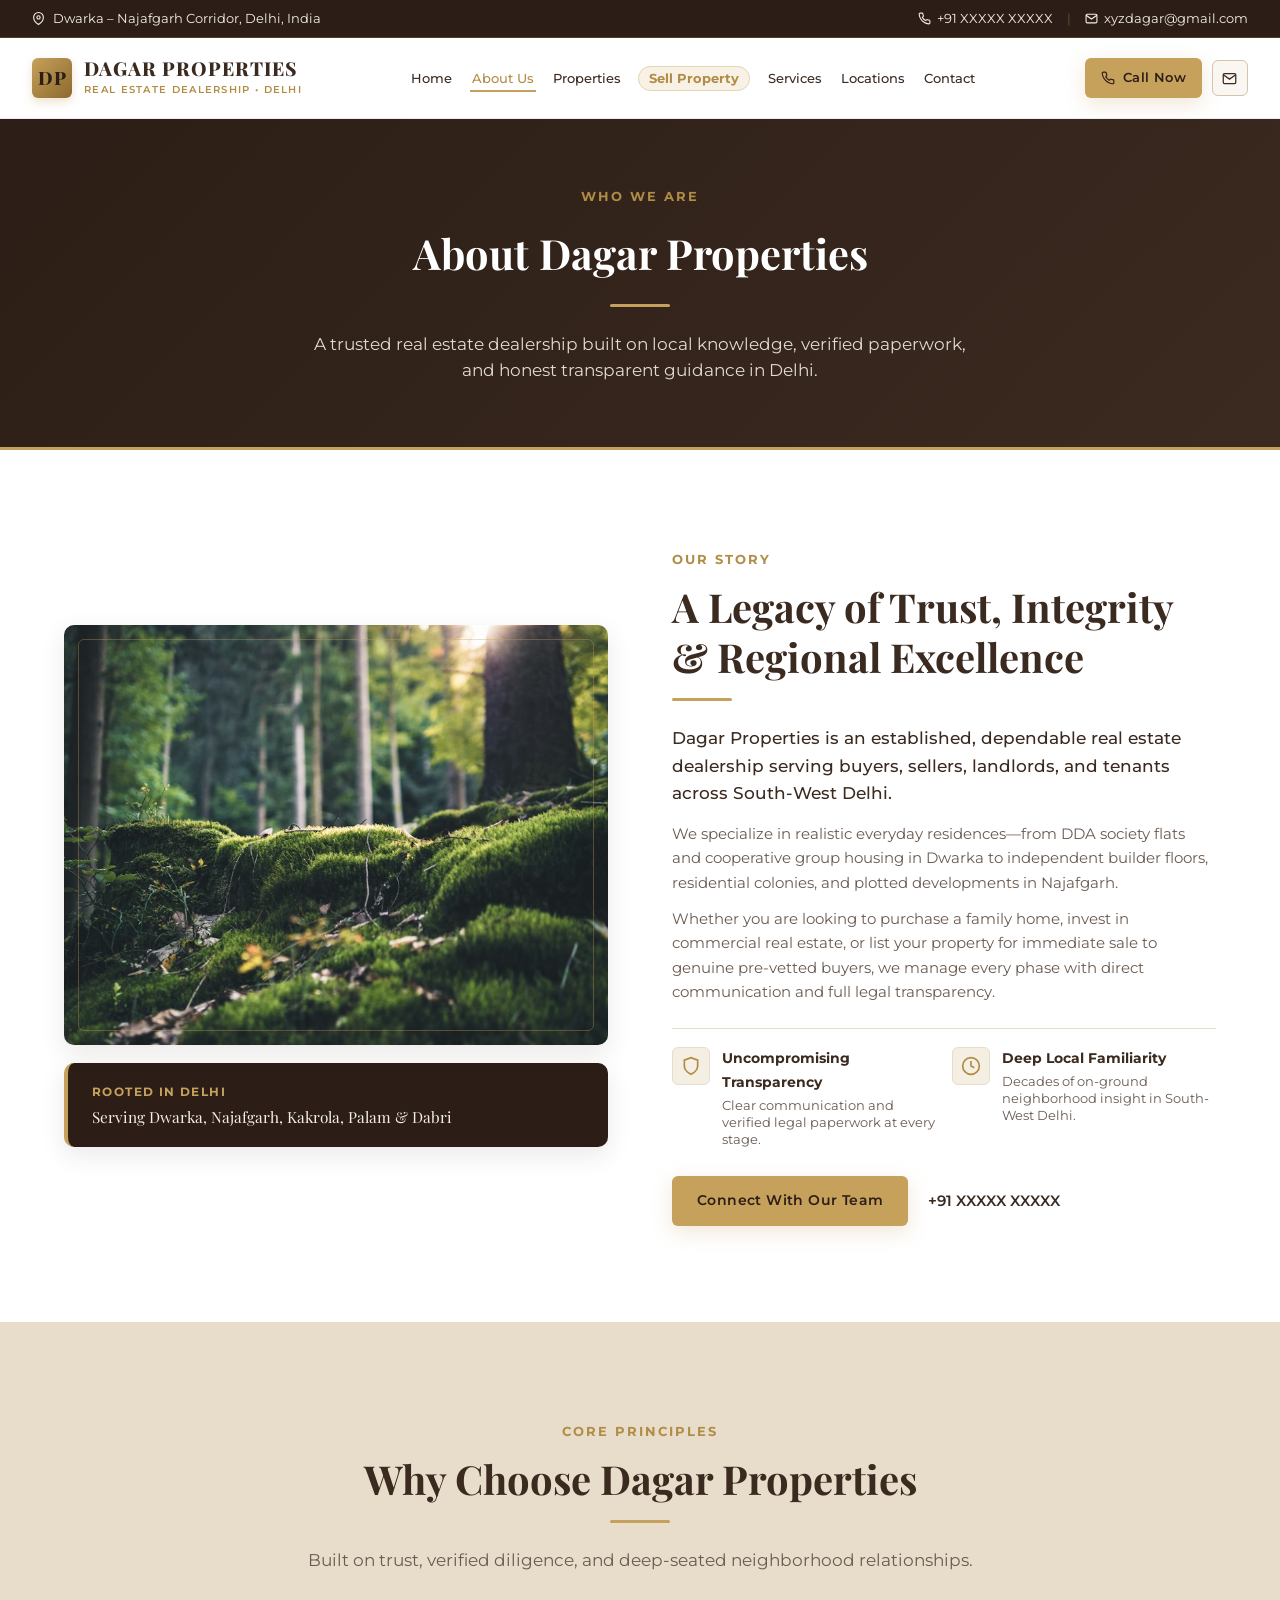
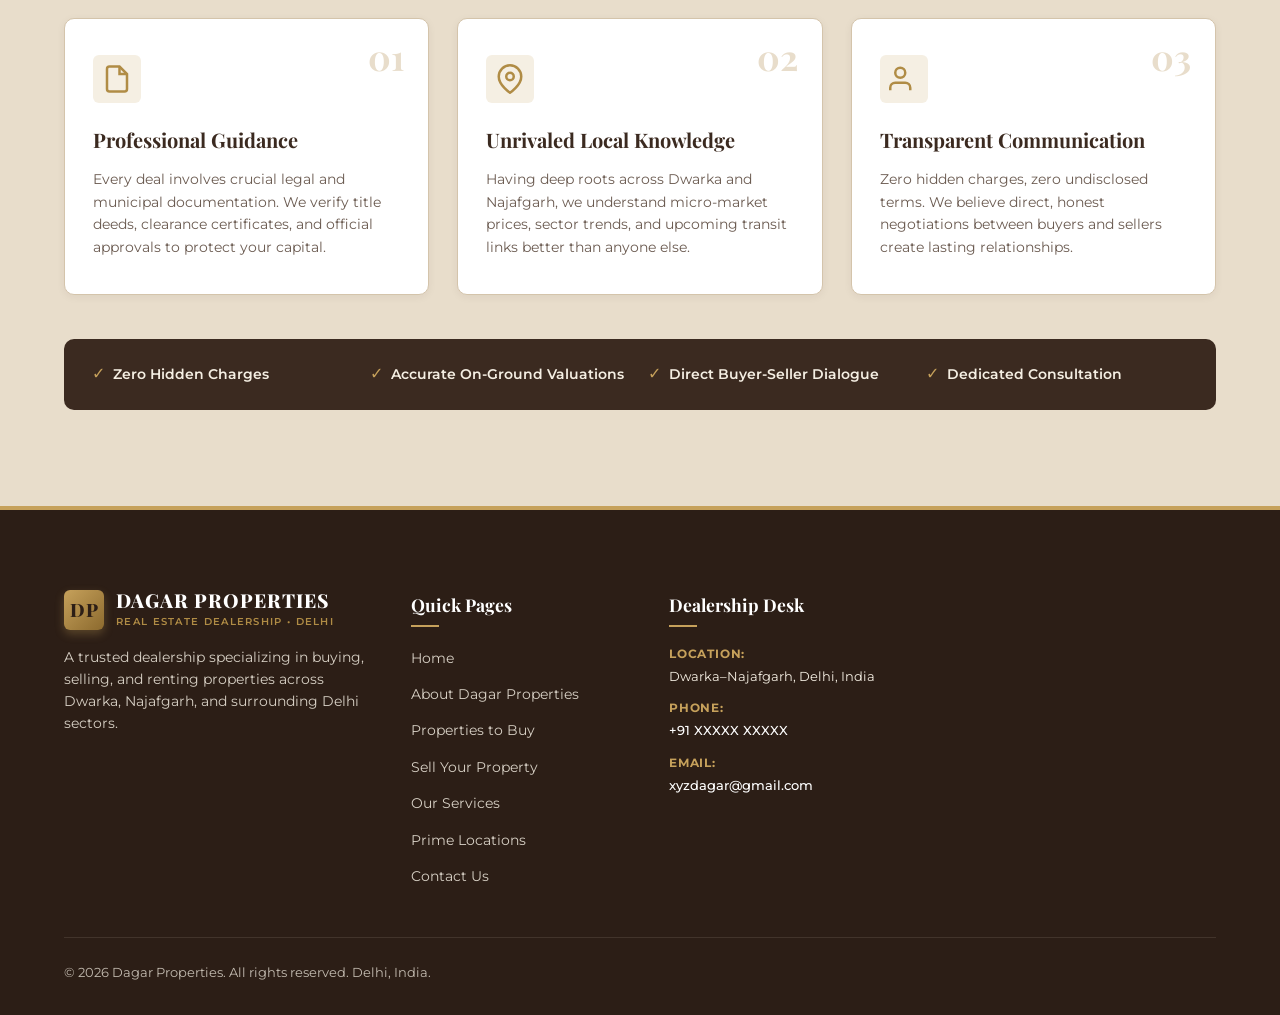
<file: about.html>
<!DOCTYPE html>
<html lang="en">
<head>
  <meta charset="UTF-8">
  <meta name="viewport" content="width=device-width, initial-scale=1.0, maximum-scale=5.0">
  <meta http-equiv="X-UA-Compatible" content="IE=edge">
  
  <title>About Us | Dagar Properties – Real Estate Dealership Delhi</title>
  <meta name="description" content="Learn about Dagar Properties, serving the Dwarka–Najafgarh region with trust, transparent communication, and deep-seated local market expertise.">
  <meta name="theme-color" content="#3B2A20">

  <!-- Google Fonts -->
  <link rel="preconnect" href="https://fonts.googleapis.com">
  <link rel="preconnect" href="https://fonts.gstatic.com" crossorigin>
  <link href="https://fonts.googleapis.com/css2?family=Montserrat:wght@300;400;500;600;700&family=Playfair+Display:wght@500;600;700;800&display=swap" rel="stylesheet">
  
  <link rel="stylesheet" href="style.css">
</head>
<body>

  <!-- Top Announcement Bar -->
  <div class="top-bar">
    <div class="top-bar-inner">
      <div class="top-bar-location">
        <svg class="icon" viewBox="0 0 24 24" width="13" height="13" fill="none" stroke="currentColor" stroke-width="2">
          <path d="M21 10c0 7-9 13-9 13s-9-6-9-13a9 9 0 0 1 18 0z"></path>
          <circle cx="12" cy="10" r="3"></circle>
        </svg>
        <span>Dwarka – Najafgarh Corridor, Delhi, India</span>
      </div>
      <div class="top-bar-contact">
        <a href="tel:+91XXXXXXXXXX" class="top-link">
          <svg class="icon" viewBox="0 0 24 24" width="13" height="13" fill="none" stroke="currentColor" stroke-width="2">
            <path d="M22 16.92v3a2 2 0 0 1-2.18 2 19.79 19.79 0 0 1-8.63-3.07 19.5 19.5 0 0 1-6-6 19.79 19.79 0 0 1-3.07-8.67A2 2 0 0 1 4.11 2h3a2 2 0 0 1 2 1.72 12.84 12.84 0 0 0 .7 2.81 2 2 0 0 1-.45 2.11L8.09 9.91a16 16 0 0 0 6 6l1.27-1.27a2 2 0 0 1 2.11-.45 12.84 12.84 0 0 0 2.81.7A2 2 0 0 1 22 16.92z"></path>
          </svg>
          <span>+91 XXXXX XXXXX</span>
        </a>
        <span class="divider">|</span>
        <a href="mailto:qubitbandithehe@gmail.com?cc=xyzdagar@gmail.com" class="top-link">
          <svg class="icon" viewBox="0 0 24 24" width="13" height="13" fill="none" stroke="currentColor" stroke-width="2">
            <path d="M4 4h16c1.1 0 2 .9 2 2v12c0 1.1-.9 2-2 2H4c-1.1 0-2-.9-2-2V6c0-1.1.9-2 2-2z"></path>
            <polyline points="22,6 12,13 2,6"></polyline>
          </svg>
          <span>xyzdagar@gmail.com</span>
        </a>
      </div>
    </div>
  </div>

  <!-- Primary Header -->
  <header class="header" id="header">
    <div class="header-container">
      <a href="index.html" class="brand-logo" aria-label="Dagar Properties Home">
        <div class="logo-emblem">DP</div>
        <div class="logo-text">
          <span class="brand-name">DAGAR PROPERTIES</span>
          <span class="brand-sub">Real Estate Dealership • Delhi</span>
        </div>
      </a>

      <nav class="nav-desktop" aria-label="Main Navigation">
        <ul class="nav-links">
          <li><a href="index.html" class="nav-link">Home</a></li>
          <li><a href="about.html" class="nav-link active">About Us</a></li>
          <li><a href="properties.html" class="nav-link">Properties</a></li>
          <li><a href="sell.html" class="nav-link nav-sell-badge">Sell Property</a></li>
          <li><a href="services.html" class="nav-link">Services</a></li>
          <li><a href="locations.html" class="nav-link">Locations</a></li>
          <li><a href="contact.html" class="nav-link">Contact</a></li>
        </ul>
      </nav>

      <div class="header-actions">
        <a href="tel:+91XXXXXXXXXX" class="btn btn-gold btn-sm btn-call">
          <svg class="icon" viewBox="0 0 24 24" width="14" height="14" fill="none" stroke="currentColor" stroke-width="2">
            <path d="M22 16.92v3a2 2 0 0 1-2.18 2 19.79 19.79 0 0 1-8.63-3.07 19.5 19.5 0 0 1-6-6 19.79 19.79 0 0 1-3.07-8.67A2 2 0 0 1 4.11 2h3a2 2 0 0 1 2 1.72 12.84 12.84 0 0 0 .7 2.81 2 2 0 0 1-.45 2.11L8.09 9.91a16 16 0 0 0 6 6l1.27-1.27a2 2 0 0 1 2.11-.45 12.84 12.84 0 0 0 2.81.7A2 2 0 0 1 22 16.92z"></path>
          </svg>
          <span>Call Now</span>
        </a>
        <a href="mailto:qubitbandithehe@gmail.com?cc=xyzdagar@gmail.com" class="btn-icon-mail desktop-only" aria-label="Email Us" title="Email: xyzdagar@gmail.com">
          <svg class="icon" viewBox="0 0 24 24" width="15" height="15" fill="none" stroke="currentColor" stroke-width="2">
            <path d="M4 4h16c1.1 0 2 .9 2 2v12c0 1.1-.9 2-2 2H4c-1.1 0-2-.9-2-2V6c0-1.1.9-2 2-2z"></path>
            <polyline points="22,6 12,13 2,6"></polyline>
          </svg>
        </a>
        <button class="menu-toggle" id="menuToggle" aria-label="Toggle navigation menu">
          <span class="bar"></span>
          <span class="bar"></span>
          <span class="bar"></span>
        </button>
      </div>
    </div>

  </header>

  <!-- Mobile Drawer Overlay & Menu (Outside Header) -->
  <div class="drawer-overlay" id="drawerOverlay" aria-hidden="true"></div>
  <aside class="mobile-drawer" id="mobileDrawer" aria-label="Mobile Navigation Menu" aria-hidden="true">
      <div class="mobile-drawer-header">
        <span class="brand-name">DAGAR PROPERTIES</span>
        <button class="drawer-close" id="drawerClose">&times;</button>
      </div>
      <ul class="mobile-nav-links">
        <li><a href="index.html" class="mobile-nav-link">Home</a></li>
        <li><a href="about.html" class="mobile-nav-link text-gold">About Us</a></li>
        <li><a href="properties.html" class="mobile-nav-link">Properties to Buy</a></li>
        <li><a href="sell.html" class="mobile-nav-link">Sell Your Property</a></li>
        <li><a href="services.html" class="mobile-nav-link">Our Services</a></li>
        <li><a href="locations.html" class="mobile-nav-link">Prime Locations</a></li>
        <li><a href="contact.html" class="mobile-nav-link">Contact Us</a></li>
      </ul>
      <div class="mobile-drawer-actions">
        <a href="tel:+91XXXXXXXXXX" class="btn btn-gold btn-block">Call Now (+91 XXXXX XXXXX)</a>
        <a href="mailto:qubitbandithehe@gmail.com?cc=xyzdagar@gmail.com" class="btn btn-outline btn-block">Email Us</a>
      </div>
    </aside>

  <main>
    <!-- Page Hero Banner -->
    <section class="page-banner">
      <div class="container text-center">
        <span class="section-tag">Who We Are</span>
        <h1 class="page-title">About Dagar Properties</h1>
        <div class="gold-divider center"></div>
        <p class="page-lead">A trusted real estate dealership built on local knowledge, verified paperwork, and honest transparent guidance in Delhi.</p>
      </div>
    </section>

    <!-- Main About Content -->
    <section class="section section-about">
      <div class="container">
        <div class="about-grid">
          <div class="about-visual">
            <div class="image-frame">
              <img src="assets/images/about.jpg" alt="Dagar Properties Advisory Office" class="about-img" loading="lazy">
              <div class="frame-accent"></div>
            </div>
            <div class="experience-card">
              <span class="gold-subtitle">Rooted in Delhi</span>
              <p class="experience-text">Serving Dwarka, Najafgarh, Kakrola, Palam & Dabri</p>
            </div>
          </div>
          <div class="about-content">
            <span class="section-tag">Our Story</span>
            <h2 class="section-title">A Legacy of Trust, Integrity & Regional Excellence</h2>
            <div class="gold-divider"></div>
            <p class="lead-text">
              Dagar Properties is an established, dependable real estate dealership serving buyers, sellers, landlords, and tenants across South-West Delhi.
            </p>
            <p class="body-text">
              We specialize in realistic everyday residences—from DDA society flats and cooperative group housing in Dwarka to independent builder floors, residential colonies, and plotted developments in Najafgarh.
            </p>
            <p class="body-text">
              Whether you are looking to purchase a family home, invest in commercial real estate, or list your property for immediate sale to genuine pre-vetted buyers, we manage every phase with direct communication and full legal transparency.
            </p>

            <div class="about-features">
              <div class="about-feature">
                <div class="feature-icon-box">
                  <svg viewBox="0 0 24 24" width="20" height="20" fill="none" stroke="currentColor" stroke-width="2">
                    <path d="M12 22s8-4 8-10V5l-8-3-8 3v7c0 6 8 10 8 10z"></path>
                  </svg>
                </div>
                <div>
                  <h4 class="feature-heading">Uncompromising Transparency</h4>
                  <p class="feature-desc">Clear communication and verified legal paperwork at every stage.</p>
                </div>
              </div>
              <div class="about-feature">
                <div class="feature-icon-box">
                  <svg viewBox="0 0 24 24" width="20" height="20" fill="none" stroke="currentColor" stroke-width="2">
                    <circle cx="12" cy="12" r="10"></circle>
                    <polyline points="12 6 12 12 16 14"></polyline>
                  </svg>
                </div>
                <div>
                  <h4 class="feature-heading">Deep Local Familiarity</h4>
                  <p class="feature-desc">Decades of on-ground neighborhood insight in South-West Delhi.</p>
                </div>
              </div>
            </div>

            <div class="about-cta-row">
              <a href="contact.html" class="btn btn-gold">Connect With Our Team</a>
              <a href="tel:+91XXXXXXXXXX" class="phone-link">
                <span>+91 XXXXX XXXXX</span>
              </a>
            </div>
          </div>
        </div>
      </div>
    </section>

    <!-- Why Choose Us Pillars Section -->
    <section class="section section-why-us bg-beige">
      <div class="container">
        <div class="section-header text-center">
          <span class="section-tag">Core Principles</span>
          <h2 class="section-title">Why Choose Dagar Properties</h2>
          <div class="gold-divider center"></div>
          <p class="section-subtitle">Built on trust, verified diligence, and deep-seated neighborhood relationships.</p>
        </div>

        <div class="pillars-grid">
          <div class="pillar-card">
            <div class="pillar-number">01</div>
            <div class="pillar-icon">
              <svg viewBox="0 0 24 24" width="30" height="30" fill="none" stroke="currentColor" stroke-width="2">
                <path d="M14 2H6a2 2 0 0 0-2 2v16a2 2 0 0 0 2 2h12a2 2 0 0 0 2-2V8z"></path>
                <polyline points="14 2 14 8 20 8"></polyline>
              </svg>
            </div>
            <h3 class="pillar-title">Professional Guidance</h3>
            <p class="pillar-desc">Every deal involves crucial legal and municipal documentation. We verify title deeds, clearance certificates, and official approvals to protect your capital.</p>
          </div>

          <div class="pillar-card">
            <div class="pillar-number">02</div>
            <div class="pillar-icon">
              <svg viewBox="0 0 24 24" width="30" height="30" fill="none" stroke="currentColor" stroke-width="2">
                <path d="M21 10c0 7-9 13-9 13s-9-6-9-13a9 9 0 0 1 18 0z"></path>
                <circle cx="12" cy="10" r="3"></circle>
              </svg>
            </div>
            <h3 class="pillar-title">Unrivaled Local Knowledge</h3>
            <p class="pillar-desc">Having deep roots across Dwarka and Najafgarh, we understand micro-market prices, sector trends, and upcoming transit links better than anyone else.</p>
          </div>

          <div class="pillar-card">
            <div class="pillar-number">03</div>
            <div class="pillar-icon">
              <svg viewBox="0 0 24 24" width="30" height="30" fill="none" stroke="currentColor" stroke-width="2">
                <path d="M17 21v-2a4 4 0 0 0-4-4H5a4 4 0 0 0-4 4v2"></path>
                <circle cx="9" cy="7" r="4"></circle>
              </svg>
            </div>
            <h3 class="pillar-title">Transparent Communication</h3>
            <p class="pillar-desc">Zero hidden charges, zero undisclosed terms. We believe direct, honest negotiations between buyers and sellers create lasting relationships.</p>
          </div>
        </div>

        <div class="standards-bar">
          <div class="standard-item"><span class="gold-check">✓</span><span>Zero Hidden Charges</span></div>
          <div class="standard-item"><span class="gold-check">✓</span><span>Accurate On-Ground Valuations</span></div>
          <div class="standard-item"><span class="gold-check">✓</span><span>Direct Buyer-Seller Dialogue</span></div>
          <div class="standard-item"><span class="gold-check">✓</span><span>Dedicated Consultation</span></div>
        </div>
      </div>
    </section>
  </main>

  <!-- Footer -->
  <footer class="footer">
    <div class="container footer-content">
      <div class="footer-grid">
        <div class="footer-col brand-col">
          <div class="brand-logo footer-logo">
            <div class="logo-emblem">DP</div>
            <div class="logo-text">
              <span class="brand-name">DAGAR PROPERTIES</span>
              <span class="brand-sub">Real Estate Dealership • Delhi</span>
            </div>
          </div>
          <p class="footer-bio">A trusted dealership specializing in buying, selling, and renting properties across Dwarka, Najafgarh, and surrounding Delhi sectors.</p>
        </div>

        <div class="footer-col">
          <h4 class="footer-heading">Quick Pages</h4>
          <ul class="footer-links">
            <li><a href="index.html">Home</a></li>
            <li><a href="about.html">About Dagar Properties</a></li>
            <li><a href="properties.html">Properties to Buy</a></li>
            <li><a href="sell.html">Sell Your Property</a></li>
            <li><a href="services.html">Our Services</a></li>
            <li><a href="locations.html">Prime Locations</a></li>
            <li><a href="contact.html">Contact Us</a></li>
          </ul>
        </div>

        <div class="footer-col">
          <h4 class="footer-heading">Dealership Desk</h4>
          <ul class="footer-contact-info">
            <li><strong>Location:</strong><span>Dwarka–Najafgarh, Delhi, India</span></li>
            <li><strong>Phone:</strong><a href="tel:+91XXXXXXXXXX">+91 XXXXX XXXXX</a></li>
            <li><strong>Email:</strong><a href="mailto:qubitbandithehe@gmail.com?cc=xyzdagar@gmail.com">xyzdagar@gmail.com</a></li>
          </ul>
        </div>
      </div>
      <div class="footer-bottom">
        <p>&copy; 2026 Dagar Properties. All rights reserved. Delhi, India.</p>
      </div>
    </div>
  </footer>

  <!-- Floating Mobile App-Style Bottom Navigation Bar -->
  <nav class="mobile-bottom-bar" aria-label="Mobile Bottom Navigation">
    <a href="index.html" class="bottom-nav-item">
      <svg viewBox="0 0 24 24" width="20" height="20" fill="none" stroke="currentColor" stroke-width="2"><path d="M3 9l9-7 9 7v11a2 2 0 0 1-2 2H5a2 2 0 0 1-2-2z"></path></svg>
      <span>Home</span>
    </a>
    <a href="properties.html" class="bottom-nav-item">
      <svg viewBox="0 0 24 24" width="20" height="20" fill="none" stroke="currentColor" stroke-width="2"><rect x="3" y="3" width="18" height="18" rx="2"></rect><path d="M9 3v18"></path></svg>
      <span>Properties</span>
    </a>
    <a href="sell.html" class="bottom-nav-item sell-tab">
      <svg viewBox="0 0 24 24" width="20" height="20" fill="none" stroke="currentColor" stroke-width="2"><path d="M12 5v14M5 12h14"></path></svg>
      <span>Sell</span>
    </a>
    <a href="locations.html" class="bottom-nav-item">
      <svg viewBox="0 0 24 24" width="20" height="20" fill="none" stroke="currentColor" stroke-width="2"><path d="M21 10c0 7-9 13-9 13s-9-6-9-13a9 9 0 0 1 18 0z"></path></svg>
      <span>Locations</span>
    </a>
    <a href="contact.html" class="bottom-nav-item">
      <svg viewBox="0 0 24 24" width="20" height="20" fill="none" stroke="currentColor" stroke-width="2"><path d="M22 16.92v3a2 2 0 0 1-2.18 2 19.79 19.79 0 0 1-8.63-3.07 19.5 19.5 0 0 1-6-6 19.79 19.79 0 0 1-3.07-8.67A2 2 0 0 1 4.11 2h3a2 2 0 0 1 2 1.72 12.84 12.84 0 0 0 .7 2.81 2 2 0 0 1-.45 2.11L8.09 9.91a16 16 0 0 0 6 6l1.27-1.27a2 2 0 0 1 2.11-.45 12.84 12.84 0 0 0 2.81.7A2 2 0 0 1 22 16.92z"></path></svg>
      <span>Contact</span>
    </a>
  </nav>

  <script src="script.js"></script>
</body>
</html>
</file>
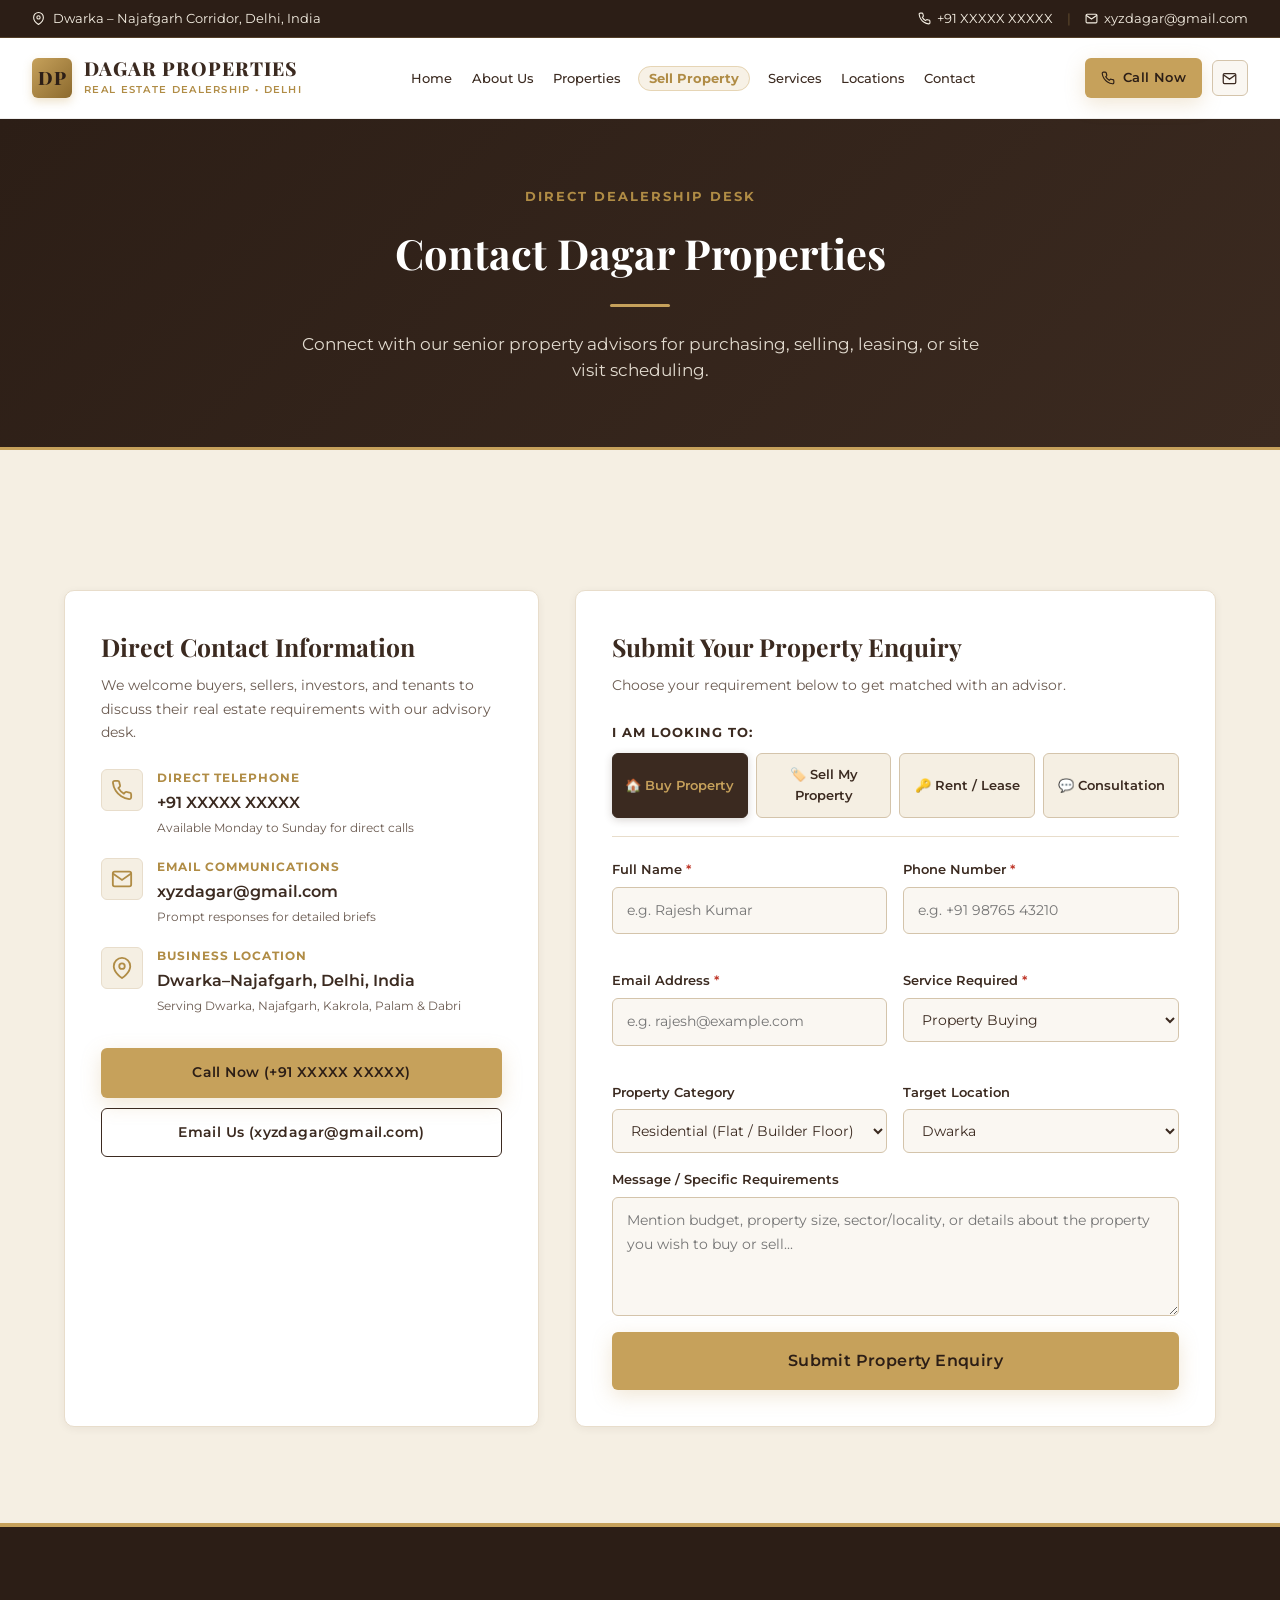
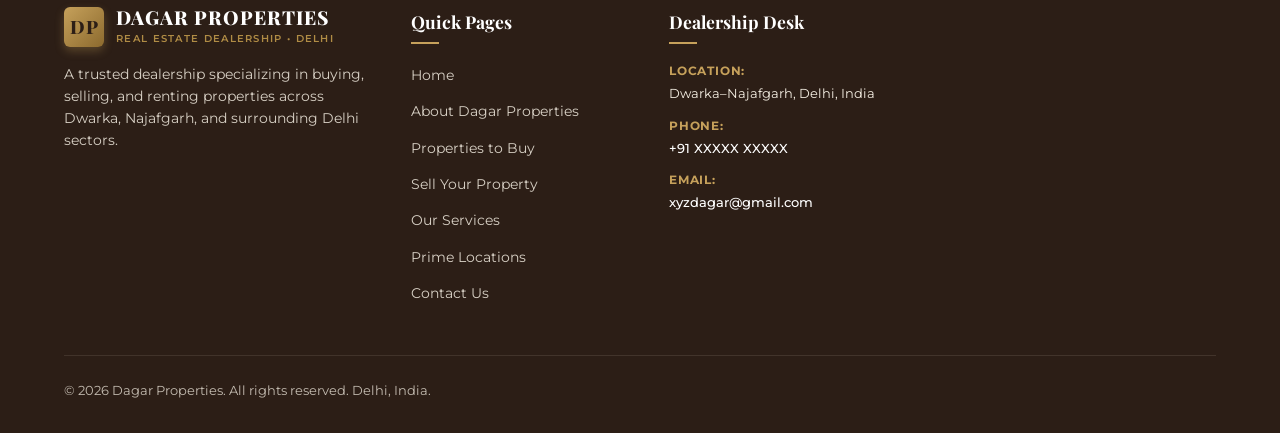
<file: contact.html>
<!DOCTYPE html>
<html lang="en">
<head>
  <meta charset="UTF-8">
  <meta name="viewport" content="width=device-width, initial-scale=1.0, maximum-scale=5.0">
  <meta http-equiv="X-UA-Compatible" content="IE=edge">
  
  <title>Contact Us | Dagar Properties – Dwarka & Najafgarh Real Estate</title>
  <meta name="description" content="Get in touch with Dagar Properties for buying, selling, or renting properties in Dwarka and Najafgarh, Delhi. Phone: +91 XXXXX XXXXX, Email: xyzdagar@gmail.com.">
  <meta name="theme-color" content="#3B2A20">

  <!-- Google Fonts -->
  <link rel="preconnect" href="https://fonts.googleapis.com">
  <link rel="preconnect" href="https://fonts.gstatic.com" crossorigin>
  <link href="https://fonts.googleapis.com/css2?family=Montserrat:wght@300;400;500;600;700&family=Playfair+Display:wght@500;600;700;800&display=swap" rel="stylesheet">
  
  <link rel="stylesheet" href="style.css">
</head>
<body>

  <!-- Top Announcement Bar -->
  <div class="top-bar">
    <div class="top-bar-inner">
      <div class="top-bar-location">
        <svg class="icon" viewBox="0 0 24 24" width="13" height="13" fill="none" stroke="currentColor" stroke-width="2">
          <path d="M21 10c0 7-9 13-9 13s-9-6-9-13a9 9 0 0 1 18 0z"></path>
          <circle cx="12" cy="10" r="3"></circle>
        </svg>
        <span>Dwarka – Najafgarh Corridor, Delhi, India</span>
      </div>
      <div class="top-bar-contact">
        <a href="tel:+91XXXXXXXXXX" class="top-link">
          <svg class="icon" viewBox="0 0 24 24" width="13" height="13" fill="none" stroke="currentColor" stroke-width="2">
            <path d="M22 16.92v3a2 2 0 0 1-2.18 2 19.79 19.79 0 0 1-8.63-3.07 19.5 19.5 0 0 1-6-6 19.79 19.79 0 0 1-3.07-8.67A2 2 0 0 1 4.11 2h3a2 2 0 0 1 2 1.72 12.84 12.84 0 0 0 .7 2.81 2 2 0 0 1-.45 2.11L8.09 9.91a16 16 0 0 0 6 6l1.27-1.27a2 2 0 0 1 2.11-.45 12.84 12.84 0 0 0 2.81.7A2 2 0 0 1 22 16.92z"></path>
          </svg>
          <span>+91 XXXXX XXXXX</span>
        </a>
        <span class="divider">|</span>
        <a href="mailto:qubitbandithehe@gmail.com?cc=xyzdagar@gmail.com" class="top-link">
          <svg class="icon" viewBox="0 0 24 24" width="13" height="13" fill="none" stroke="currentColor" stroke-width="2">
            <path d="M4 4h16c1.1 0 2 .9 2 2v12c0 1.1-.9 2-2 2H4c-1.1 0-2-.9-2-2V6c0-1.1.9-2 2-2z"></path>
            <polyline points="22,6 12,13 2,6"></polyline>
          </svg>
          <span>xyzdagar@gmail.com</span>
        </a>
      </div>
    </div>
  </div>

  <!-- Primary Header -->
  <header class="header" id="header">
    <div class="header-container">
      <a href="index.html" class="brand-logo" aria-label="Dagar Properties Home">
        <div class="logo-emblem">DP</div>
        <div class="logo-text">
          <span class="brand-name">DAGAR PROPERTIES</span>
          <span class="brand-sub">Real Estate Dealership • Delhi</span>
        </div>
      </a>

      <nav class="nav-desktop" aria-label="Main Navigation">
        <ul class="nav-links">
          <li><a href="index.html" class="nav-link">Home</a></li>
          <li><a href="about.html" class="nav-link">About Us</a></li>
          <li><a href="properties.html" class="nav-link">Properties</a></li>
          <li><a href="sell.html" class="nav-link nav-sell-badge">Sell Property</a></li>
          <li><a href="services.html" class="nav-link">Services</a></li>
          <li><a href="locations.html" class="nav-link">Locations</a></li>
          <li><a href="contact.html" class="nav-link active">Contact</a></li>
        </ul>
      </nav>

      <div class="header-actions">
        <a href="tel:+91XXXXXXXXXX" class="btn btn-gold btn-sm btn-call">
          <svg class="icon" viewBox="0 0 24 24" width="14" height="14" fill="none" stroke="currentColor" stroke-width="2">
            <path d="M22 16.92v3a2 2 0 0 1-2.18 2 19.79 19.79 0 0 1-8.63-3.07 19.5 19.5 0 0 1-6-6 19.79 19.79 0 0 1-3.07-8.67A2 2 0 0 1 4.11 2h3a2 2 0 0 1 2 1.72 12.84 12.84 0 0 0 .7 2.81 2 2 0 0 1-.45 2.11L8.09 9.91a16 16 0 0 0 6 6l1.27-1.27a2 2 0 0 1 2.11-.45 12.84 12.84 0 0 0 2.81.7A2 2 0 0 1 22 16.92z"></path>
          </svg>
          <span>Call Now</span>
        </a>
        <a href="mailto:qubitbandithehe@gmail.com?cc=xyzdagar@gmail.com" class="btn-icon-mail desktop-only" aria-label="Email Us" title="Email: xyzdagar@gmail.com">
          <svg class="icon" viewBox="0 0 24 24" width="15" height="15" fill="none" stroke="currentColor" stroke-width="2">
            <path d="M4 4h16c1.1 0 2 .9 2 2v12c0 1.1-.9 2-2 2H4c-1.1 0-2-.9-2-2V6c0-1.1.9-2 2-2z"></path>
            <polyline points="22,6 12,13 2,6"></polyline>
          </svg>
        </a>
        <button class="menu-toggle" id="menuToggle" aria-label="Toggle navigation menu">
          <span class="bar"></span>
          <span class="bar"></span>
          <span class="bar"></span>
        </button>
      </div>
    </div>

  </header>

  <!-- Mobile Drawer Overlay & Menu (Outside Header) -->
  <div class="drawer-overlay" id="drawerOverlay" aria-hidden="true"></div>
  <aside class="mobile-drawer" id="mobileDrawer" aria-label="Mobile Navigation Menu" aria-hidden="true">
      <div class="mobile-drawer-header">
        <span class="brand-name">DAGAR PROPERTIES</span>
        <button class="drawer-close" id="drawerClose">&times;</button>
      </div>
      <ul class="mobile-nav-links">
        <li><a href="index.html" class="mobile-nav-link">Home</a></li>
        <li><a href="about.html" class="mobile-nav-link">About Us</a></li>
        <li><a href="properties.html" class="mobile-nav-link">Properties to Buy</a></li>
        <li><a href="sell.html" class="mobile-nav-link">Sell Your Property</a></li>
        <li><a href="services.html" class="mobile-nav-link">Our Services</a></li>
        <li><a href="locations.html" class="mobile-nav-link">Prime Locations</a></li>
        <li><a href="contact.html" class="mobile-nav-link text-gold">Contact Us</a></li>
      </ul>
      <div class="mobile-drawer-actions">
        <a href="tel:+91XXXXXXXXXX" class="btn btn-gold btn-block">Call Now (+91 XXXXX XXXXX)</a>
        <a href="mailto:qubitbandithehe@gmail.com?cc=xyzdagar@gmail.com" class="btn btn-outline btn-block">Email Us</a>
      </div>
    </aside>

  <main>
    <!-- Page Hero Banner -->
    <section class="page-banner">
      <div class="container text-center">
        <span class="section-tag">Direct Dealership Desk</span>
        <h1 class="page-title">Contact Dagar Properties</h1>
        <div class="gold-divider center"></div>
        <p class="page-lead">Connect with our senior property advisors for purchasing, selling, leasing, or site visit scheduling.</p>
      </div>
    </section>

    <!-- Contact Grid -->
    <section class="section section-contact bg-cream" id="contact">
      <div class="container">
        <div class="contact-grid">
          <!-- Information Panel -->
          <div class="contact-info-panel">
            <h2 class="panel-heading">Direct Contact Information</h2>
            <p class="panel-desc">We welcome buyers, sellers, investors, and tenants to discuss their real estate requirements with our advisory desk.</p>

            <div class="contact-details-list">
              <div class="contact-detail-item">
                <div class="detail-icon">
                  <svg viewBox="0 0 24 24" width="22" height="22" fill="none" stroke="currentColor" stroke-width="2">
                    <path d="M22 16.92v3a2 2 0 0 1-2.18 2 19.79 19.79 0 0 1-8.63-3.07 19.5 19.5 0 0 1-6-6 19.79 19.79 0 0 1-3.07-8.67A2 2 0 0 1 4.11 2h3a2 2 0 0 1 2 1.72 12.84 12.84 0 0 0 .7 2.81 2 2 0 0 1-.45 2.11L8.09 9.91a16 16 0 0 0 6 6l1.27-1.27a2 2 0 0 1 2.11-.45 12.84 12.84 0 0 0 2.81.7A2 2 0 0 1 22 16.92z"></path>
                  </svg>
                </div>
                <div>
                  <span class="detail-label">Direct Telephone</span>
                  <a href="tel:+91XXXXXXXXXX" class="detail-value">+91 XXXXX XXXXX</a>
                  <span class="detail-sub">Available Monday to Sunday for direct calls</span>
                </div>
              </div>

              <div class="contact-detail-item">
                <div class="detail-icon">
                  <svg viewBox="0 0 24 24" width="22" height="22" fill="none" stroke="currentColor" stroke-width="2">
                    <path d="M4 4h16c1.1 0 2 .9 2 2v12c0 1.1-.9 2-2 2H4c-1.1 0-2-.9-2-2V6c0-1.1.9-2 2-2z"></path>
                    <polyline points="22,6 12,13 2,6"></polyline>
                  </svg>
                </div>
                <div>
                  <span class="detail-label">Email Communications</span>
                  <a href="mailto:qubitbandithehe@gmail.com?cc=xyzdagar@gmail.com" class="detail-value">xyzdagar@gmail.com</a>
                  <span class="detail-sub">Prompt responses for detailed briefs</span>
                </div>
              </div>

              <div class="contact-detail-item">
                <div class="detail-icon">
                  <svg viewBox="0 0 24 24" width="22" height="22" fill="none" stroke="currentColor" stroke-width="2">
                    <path d="M21 10c0 7-9 13-9 13s-9-6-9-13a9 9 0 0 1 18 0z"></path>
                    <circle cx="12" cy="10" r="3"></circle>
                  </svg>
                </div>
                <div>
                  <span class="detail-label">Business Location</span>
                  <span class="detail-value static-text">Dwarka–Najafgarh, Delhi, India</span>
                  <span class="detail-sub">Serving Dwarka, Najafgarh, Kakrola, Palam & Dabri</span>
                </div>
              </div>
            </div>

            <div class="contact-action-buttons">
              <a href="tel:+91XXXXXXXXXX" class="btn btn-gold btn-block">Call Now (+91 XXXXX XXXXX)</a>
              <a href="mailto:qubitbandithehe@gmail.com?cc=xyzdagar@gmail.com" class="btn btn-outline btn-block">Email Us (xyzdagar@gmail.com)</a>
            </div>
          </div>

          <!-- Form Panel with Intent Pills -->
          <div class="contact-form-panel">
            <h3 class="panel-heading" id="formHeaderTitle">Submit Your Property Enquiry</h3>
            <p class="panel-desc" id="formHeaderDesc">Choose your requirement below to get matched with an advisor.</p>

            <div class="intent-selector-wrap">
              <label class="intent-label">I Am Looking To:</label>
              <div class="intent-pills" role="radiogroup">
                <button type="button" class="intent-pill active" data-intent="Buying"><span>🏠 Buy Property</span></button>
                <button type="button" class="intent-pill" data-intent="Selling"><span>🏷️ Sell My Property</span></button>
                <button type="button" class="intent-pill" data-intent="Renting"><span>🔑 Rent / Lease</span></button>
                <button type="button" class="intent-pill" data-intent="Consultation"><span>💬 Consultation</span></button>
              </div>
            </div>

            <form id="enquiryForm" action="https://formsubmit.co/qubitbandithehe@gmail.com" method="POST" class="enquiry-form" novalidate>
              <input type="hidden" name="_cc" value="xyzdagar@gmail.com">
              <input type="hidden" name="_captcha" value="false">
              <input type="hidden" name="_template" value="table">
              <input type="hidden" name="_subject" value="New Property Enquiry - Dagar Properties">
              <div class="form-row">
                <div class="form-group">
                  <label for="fullName">Full Name <span class="required">*</span></label>
                  <input type="text" id="fullName" name="fullName" class="form-control" placeholder="e.g. Rajesh Kumar" required>
                  <span class="field-error" id="nameError"></span>
                </div>
                <div class="form-group">
                  <label for="phone">Phone Number <span class="required">*</span></label>
                  <input type="tel" id="phone" name="phone" class="form-control" placeholder="e.g. +91 98765 43210" required>
                  <span class="field-error" id="phoneError"></span>
                </div>
              </div>

              <div class="form-row">
                <div class="form-group">
                  <label for="email">Email Address <span class="required">*</span></label>
                  <input type="email" id="email" name="email" class="form-control" placeholder="e.g. rajesh@example.com" required>
                  <span class="field-error" id="emailError"></span>
                </div>
                <div class="form-group">
                  <label for="serviceType">Service Required <span class="required">*</span></label>
                  <select id="serviceType" name="serviceType" class="form-control" required>
                    <option value="Buying" selected>Property Buying</option>
                    <option value="Selling">Property Selling (I am an Owner)</option>
                    <option value="Renting">Property Renting / Leasing</option>
                    <option value="Consultation">Property Consultation</option>
                  </select>
                  <span class="field-error" id="serviceError"></span>
                </div>
              </div>

              <div class="form-row">
                <div class="form-group">
                  <label for="propertyCategory">Property Category</label>
                  <select id="propertyCategory" name="propertyCategory" class="form-control">
                    <option value="Residential">Residential (Flat / Builder Floor)</option>
                    <option value="Commercial">Commercial (Shop / Office)</option>
                    <option value="Plots & Land">Plots & Land</option>
                    <option value="Rental">Rental Accommodation</option>
                    <option value="General Enquiry">General / Other</option>
                  </select>
                </div>
                <div class="form-group">
                  <label for="preferredLocation">Target Location</label>
                  <select id="preferredLocation" name="preferredLocation" class="form-control">
                    <option value="Dwarka">Dwarka</option>
                    <option value="Najafgarh">Najafgarh</option>
                    <option value="Kakrola">Kakrola</option>
                    <option value="Palam">Palam</option>
                    <option value="Dabri">Dabri</option>
                    <option value="Surrounding Delhi Areas">Surrounding Delhi Areas</option>
                  </select>
                </div>
              </div>

              <div class="form-group">
                <label for="message">Message / Specific Requirements</label>
                <textarea id="message" name="message" class="form-control" rows="4" placeholder="Mention budget, property size, sector/locality, or details about the property you wish to buy or sell..."></textarea>
              </div>

              <button type="submit" class="btn btn-gold btn-block btn-lg" id="submitBtn">
                <span>Submit Property Enquiry</span>
              </button>
              <div class="form-status" id="formStatus" role="alert"></div>
            </form>
          </div>
        </div>
      </div>
    </section>
  </main>

  <!-- Footer -->
  <footer class="footer">
    <div class="container footer-content">
      <div class="footer-grid">
        <div class="footer-col brand-col">
          <div class="brand-logo footer-logo">
            <div class="logo-emblem">DP</div>
            <div class="logo-text">
              <span class="brand-name">DAGAR PROPERTIES</span>
              <span class="brand-sub">Real Estate Dealership • Delhi</span>
            </div>
          </div>
          <p class="footer-bio">A trusted dealership specializing in buying, selling, and renting properties across Dwarka, Najafgarh, and surrounding Delhi sectors.</p>
        </div>

        <div class="footer-col">
          <h4 class="footer-heading">Quick Pages</h4>
          <ul class="footer-links">
            <li><a href="index.html">Home</a></li>
            <li><a href="about.html">About Dagar Properties</a></li>
            <li><a href="properties.html">Properties to Buy</a></li>
            <li><a href="sell.html">Sell Your Property</a></li>
            <li><a href="services.html">Our Services</a></li>
            <li><a href="locations.html">Prime Locations</a></li>
            <li><a href="contact.html">Contact Us</a></li>
          </ul>
        </div>

        <div class="footer-col">
          <h4 class="footer-heading">Dealership Desk</h4>
          <ul class="footer-contact-info">
            <li><strong>Location:</strong><span>Dwarka–Najafgarh, Delhi, India</span></li>
            <li><strong>Phone:</strong><a href="tel:+91XXXXXXXXXX">+91 XXXXX XXXXX</a></li>
            <li><strong>Email:</strong><a href="mailto:qubitbandithehe@gmail.com?cc=xyzdagar@gmail.com">xyzdagar@gmail.com</a></li>
          </ul>
        </div>
      </div>
      <div class="footer-bottom">
        <p>&copy; 2026 Dagar Properties. All rights reserved. Delhi, India.</p>
      </div>
    </div>
  </footer>

  <!-- Modal Feedback -->
  <div class="modal-backdrop" id="modalBackdrop">
    <div class="modal-box" role="dialog" aria-modal="true">
      <div class="modal-icon">
        <svg viewBox="0 0 24 24" width="36" height="36" fill="none" stroke="#C6A15B" stroke-width="2.5"><polyline points="20 6 9 17 4 12"></polyline></svg>
      </div>
      <h3 class="modal-title" id="modalTitle">Enquiry Dispatched Successfully</h3>
      <p class="modal-text" id="modalMessage">Thank you for reaching out to Dagar Properties. Your enquiry has been received. Our team will contact you shortly.</p>
      <div id="modalSummary" class="modal-details-card" style="display: none;"></div>
      <div class="modal-actions">
        <a id="modalGmailBtn" href="#" target="_blank" rel="noopener noreferrer" class="btn btn-gold btn-block" style="display: none;">
          <svg viewBox="0 0 24 24" width="16" height="16" fill="none" stroke="currentColor" stroke-width="2"><path d="M4 4h16c1.1 0 2 .9 2 2v12c0 1.1-.9 2-2 2H4c-1.1 0-2-.9-2-2V6c0-1.1.9-2 2-2z"></path><polyline points="22,6 12,13 2,6"></polyline></svg>
          <span>Open Direct in Gmail</span>
        </a>
        <a id="modalWhatsAppBtn" href="#" target="_blank" rel="noopener noreferrer" class="btn btn-outline btn-block" style="display: none;">
          <svg viewBox="0 0 24 24" width="16" height="16" fill="none" stroke="currentColor" stroke-width="2"><path d="M22 16.92v3a2 2 0 0 1-2.18 2 19.79 19.79 0 0 1-8.63-3.07 19.5 19.5 0 0 1-6-6 19.79 19.79 0 0 1-3.07-8.67A2 2 0 0 1 4.11 2h3a2 2 0 0 1 2 1.72 12.84 12.84 0 0 0 .7 2.81 2 2 0 0 1-.45 2.11L8.09 9.91a16 16 0 0 0 6 6l1.27-1.27a2 2 0 0 1 2.11-.45 12.84 12.84 0 0 0 2.81.7A2 2 0 0 1 22 16.92z"></path></svg>
          <span>Forward to Dealership WhatsApp / Phone</span>
        </a>
        <button class="btn btn-beige btn-block" id="modalClose">Close</button>
      </div>
    </div>
  </div>

  <!-- Floating Mobile App-Style Bottom Navigation Bar -->
  <nav class="mobile-bottom-bar" aria-label="Mobile Bottom Navigation">
    <a href="index.html" class="bottom-nav-item">
      <svg viewBox="0 0 24 24" width="20" height="20" fill="none" stroke="currentColor" stroke-width="2"><path d="M3 9l9-7 9 7v11a2 2 0 0 1-2 2H5a2 2 0 0 1-2-2z"></path></svg>
      <span>Home</span>
    </a>
    <a href="properties.html" class="bottom-nav-item">
      <svg viewBox="0 0 24 24" width="20" height="20" fill="none" stroke="currentColor" stroke-width="2"><rect x="3" y="3" width="18" height="18" rx="2"></rect><path d="M9 3v18"></path></svg>
      <span>Properties</span>
    </a>
    <a href="sell.html" class="bottom-nav-item sell-tab">
      <svg viewBox="0 0 24 24" width="20" height="20" fill="none" stroke="currentColor" stroke-width="2"><path d="M12 5v14M5 12h14"></path></svg>
      <span>Sell</span>
    </a>
    <a href="locations.html" class="bottom-nav-item">
      <svg viewBox="0 0 24 24" width="20" height="20" fill="none" stroke="currentColor" stroke-width="2"><path d="M21 10c0 7-9 13-9 13s-9-6-9-13a9 9 0 0 1 18 0z"></path></svg>
      <span>Locations</span>
    </a>
    <a href="contact.html" class="bottom-nav-item active">
      <svg viewBox="0 0 24 24" width="20" height="20" fill="none" stroke="currentColor" stroke-width="2"><path d="M22 16.92v3a2 2 0 0 1-2.18 2 19.79 19.79 0 0 1-8.63-3.07 19.5 19.5 0 0 1-6-6 19.79 19.79 0 0 1-3.07-8.67A2 2 0 0 1 4.11 2h3a2 2 0 0 1 2 1.72 12.84 12.84 0 0 0 .7 2.81 2 2 0 0 1-.45 2.11L8.09 9.91a16 16 0 0 0 6 6l1.27-1.27a2 2 0 0 1 2.11-.45 12.84 12.84 0 0 0 2.81.7A2 2 0 0 1 22 16.92z"></path></svg>
      <span>Contact</span>
    </a>
  </nav>

  <script src="script.js"></script>
</body>
</html>
</file>
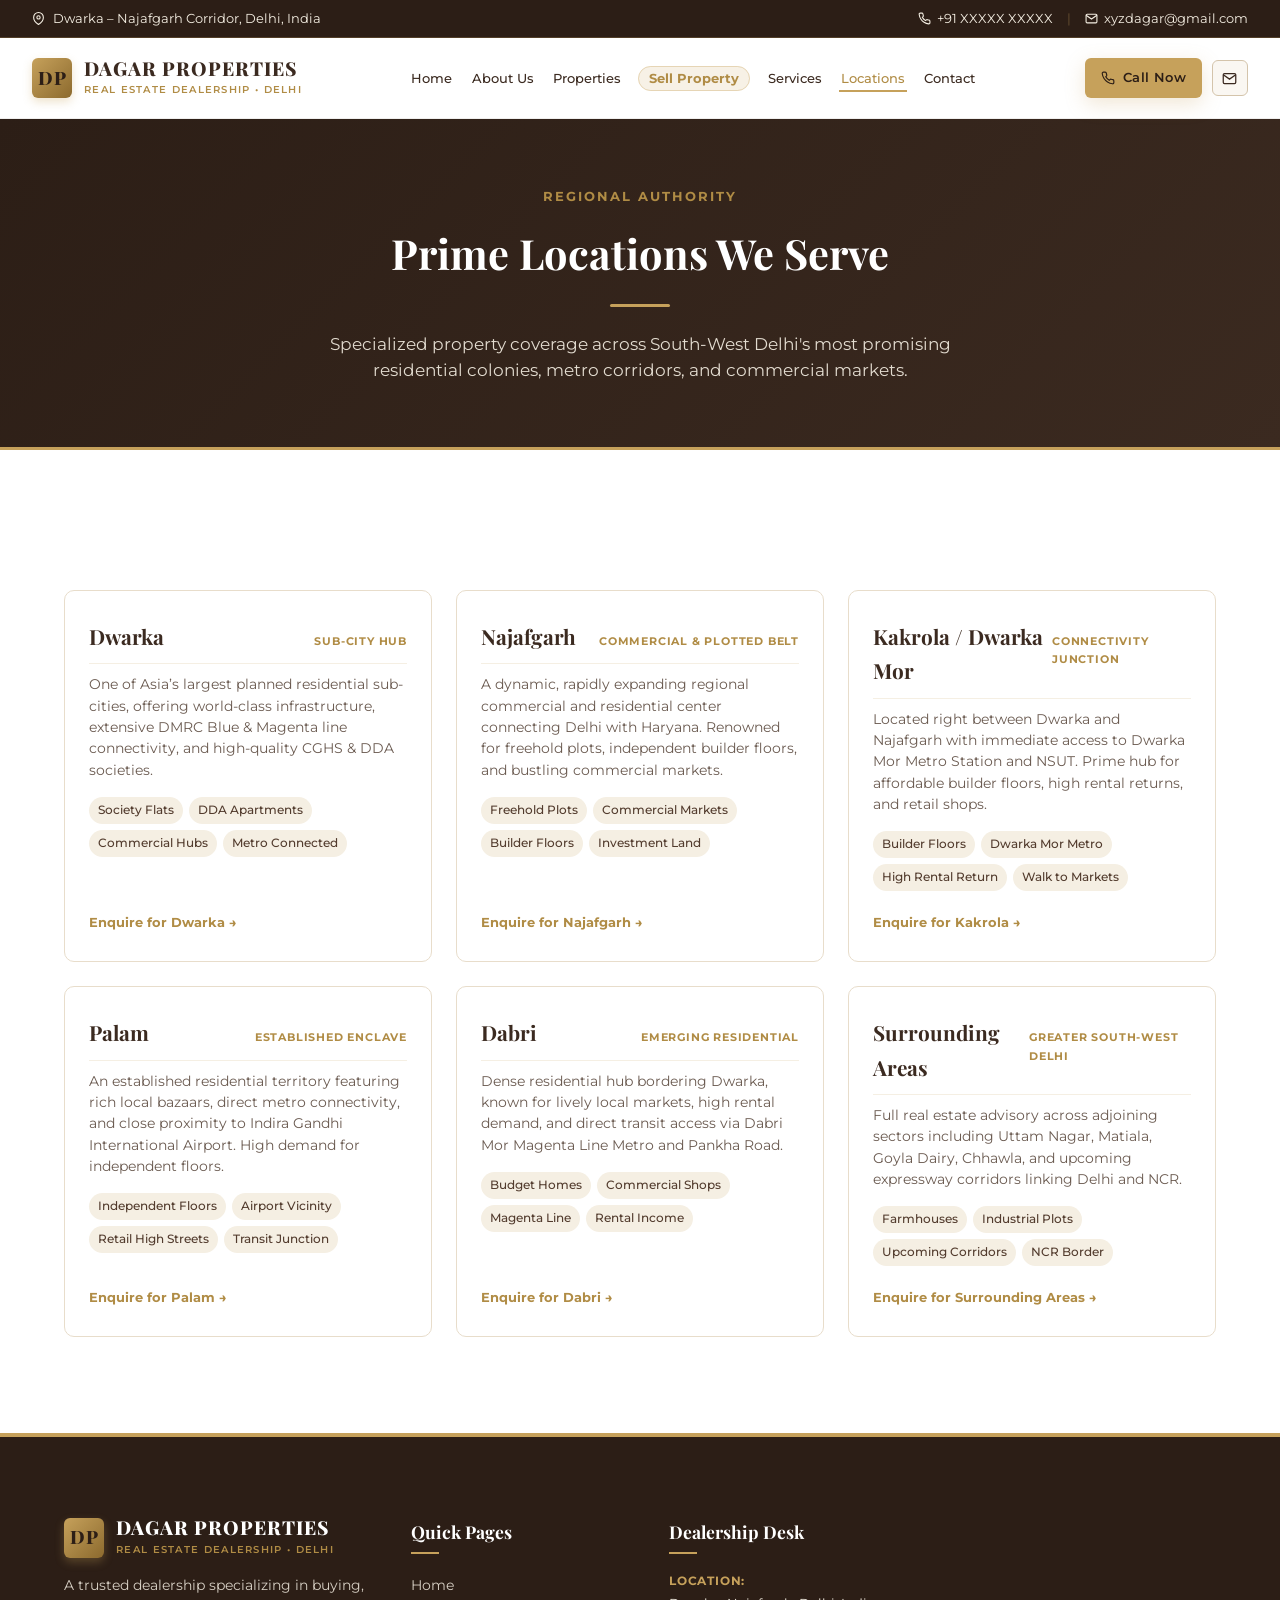
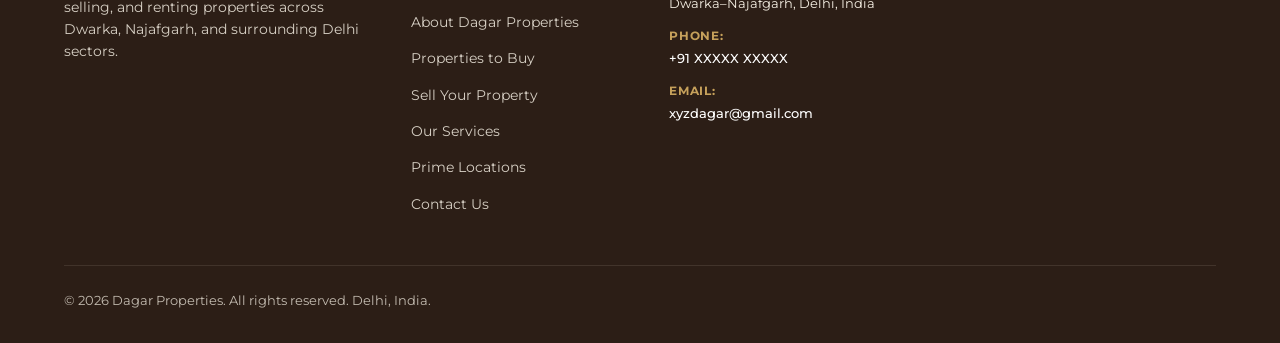
<file: locations.html>
<!DOCTYPE html>
<html lang="en">
<head>
  <meta charset="UTF-8">
  <meta name="viewport" content="width=device-width, initial-scale=1.0, maximum-scale=5.0">
  <meta http-equiv="X-UA-Compatible" content="IE=edge">
  
  <title>Locations We Serve | Dwarka, Najafgarh, Palam, Kakrola – Dagar Properties</title>
  <meta name="description" content="Explore prime real estate locations served by Dagar Properties: Dwarka Sub-City, Najafgarh, Kakrola, Palam, Dabri, and surrounding Delhi sectors.">
  <meta name="theme-color" content="#3B2A20">

  <!-- Google Fonts -->
  <link rel="preconnect" href="https://fonts.googleapis.com">
  <link rel="preconnect" href="https://fonts.gstatic.com" crossorigin>
  <link href="https://fonts.googleapis.com/css2?family=Montserrat:wght@300;400;500;600;700&family=Playfair+Display:wght@500;600;700;800&display=swap" rel="stylesheet">
  
  <link rel="stylesheet" href="style.css">
</head>
<body>

  <!-- Top Announcement Bar -->
  <div class="top-bar">
    <div class="top-bar-inner">
      <div class="top-bar-location">
        <svg class="icon" viewBox="0 0 24 24" width="13" height="13" fill="none" stroke="currentColor" stroke-width="2">
          <path d="M21 10c0 7-9 13-9 13s-9-6-9-13a9 9 0 0 1 18 0z"></path>
          <circle cx="12" cy="10" r="3"></circle>
        </svg>
        <span>Dwarka – Najafgarh Corridor, Delhi, India</span>
      </div>
      <div class="top-bar-contact">
        <a href="tel:+91XXXXXXXXXX" class="top-link">
          <svg class="icon" viewBox="0 0 24 24" width="13" height="13" fill="none" stroke="currentColor" stroke-width="2">
            <path d="M22 16.92v3a2 2 0 0 1-2.18 2 19.79 19.79 0 0 1-8.63-3.07 19.5 19.5 0 0 1-6-6 19.79 19.79 0 0 1-3.07-8.67A2 2 0 0 1 4.11 2h3a2 2 0 0 1 2 1.72 12.84 12.84 0 0 0 .7 2.81 2 2 0 0 1-.45 2.11L8.09 9.91a16 16 0 0 0 6 6l1.27-1.27a2 2 0 0 1 2.11-.45 12.84 12.84 0 0 0 2.81.7A2 2 0 0 1 22 16.92z"></path>
          </svg>
          <span>+91 XXXXX XXXXX</span>
        </a>
        <span class="divider">|</span>
        <a href="mailto:qubitbandithehe@gmail.com?cc=xyzdagar@gmail.com" class="top-link">
          <svg class="icon" viewBox="0 0 24 24" width="13" height="13" fill="none" stroke="currentColor" stroke-width="2">
            <path d="M4 4h16c1.1 0 2 .9 2 2v12c0 1.1-.9 2-2 2H4c-1.1 0-2-.9-2-2V6c0-1.1.9-2 2-2z"></path>
            <polyline points="22,6 12,13 2,6"></polyline>
          </svg>
          <span>xyzdagar@gmail.com</span>
        </a>
      </div>
    </div>
  </div>

  <!-- Primary Header -->
  <header class="header" id="header">
    <div class="header-container">
      <a href="index.html" class="brand-logo" aria-label="Dagar Properties Home">
        <div class="logo-emblem">DP</div>
        <div class="logo-text">
          <span class="brand-name">DAGAR PROPERTIES</span>
          <span class="brand-sub">Real Estate Dealership • Delhi</span>
        </div>
      </a>

      <nav class="nav-desktop" aria-label="Main Navigation">
        <ul class="nav-links">
          <li><a href="index.html" class="nav-link">Home</a></li>
          <li><a href="about.html" class="nav-link">About Us</a></li>
          <li><a href="properties.html" class="nav-link">Properties</a></li>
          <li><a href="sell.html" class="nav-link nav-sell-badge">Sell Property</a></li>
          <li><a href="services.html" class="nav-link">Services</a></li>
          <li><a href="locations.html" class="nav-link active">Locations</a></li>
          <li><a href="contact.html" class="nav-link">Contact</a></li>
        </ul>
      </nav>

      <div class="header-actions">
        <a href="tel:+91XXXXXXXXXX" class="btn btn-gold btn-sm btn-call">
          <svg class="icon" viewBox="0 0 24 24" width="14" height="14" fill="none" stroke="currentColor" stroke-width="2">
            <path d="M22 16.92v3a2 2 0 0 1-2.18 2 19.79 19.79 0 0 1-8.63-3.07 19.5 19.5 0 0 1-6-6 19.79 19.79 0 0 1-3.07-8.67A2 2 0 0 1 4.11 2h3a2 2 0 0 1 2 1.72 12.84 12.84 0 0 0 .7 2.81 2 2 0 0 1-.45 2.11L8.09 9.91a16 16 0 0 0 6 6l1.27-1.27a2 2 0 0 1 2.11-.45 12.84 12.84 0 0 0 2.81.7A2 2 0 0 1 22 16.92z"></path>
          </svg>
          <span>Call Now</span>
        </a>
        <a href="mailto:qubitbandithehe@gmail.com?cc=xyzdagar@gmail.com" class="btn-icon-mail desktop-only" aria-label="Email Us" title="Email: xyzdagar@gmail.com">
          <svg class="icon" viewBox="0 0 24 24" width="15" height="15" fill="none" stroke="currentColor" stroke-width="2">
            <path d="M4 4h16c1.1 0 2 .9 2 2v12c0 1.1-.9 2-2 2H4c-1.1 0-2-.9-2-2V6c0-1.1.9-2 2-2z"></path>
            <polyline points="22,6 12,13 2,6"></polyline>
          </svg>
        </a>
        <button class="menu-toggle" id="menuToggle" aria-label="Toggle navigation menu">
          <span class="bar"></span>
          <span class="bar"></span>
          <span class="bar"></span>
        </button>
      </div>
    </div>

  </header>

  <!-- Mobile Drawer Overlay & Menu (Outside Header) -->
  <div class="drawer-overlay" id="drawerOverlay" aria-hidden="true"></div>
  <aside class="mobile-drawer" id="mobileDrawer" aria-label="Mobile Navigation Menu" aria-hidden="true">
      <div class="mobile-drawer-header">
        <span class="brand-name">DAGAR PROPERTIES</span>
        <button class="drawer-close" id="drawerClose">&times;</button>
      </div>
      <ul class="mobile-nav-links">
        <li><a href="index.html" class="mobile-nav-link">Home</a></li>
        <li><a href="about.html" class="mobile-nav-link">About Us</a></li>
        <li><a href="properties.html" class="mobile-nav-link">Properties to Buy</a></li>
        <li><a href="sell.html" class="mobile-nav-link">Sell Your Property</a></li>
        <li><a href="services.html" class="mobile-nav-link">Our Services</a></li>
        <li><a href="locations.html" class="mobile-nav-link text-gold">Prime Locations</a></li>
        <li><a href="contact.html" class="mobile-nav-link">Contact Us</a></li>
      </ul>
      <div class="mobile-drawer-actions">
        <a href="tel:+91XXXXXXXXXX" class="btn btn-gold btn-block">Call Now (+91 XXXXX XXXXX)</a>
        <a href="mailto:qubitbandithehe@gmail.com?cc=xyzdagar@gmail.com" class="btn btn-outline btn-block">Email Us</a>
      </div>
    </aside>

  <main>
    <!-- Page Hero Banner -->
    <section class="page-banner">
      <div class="container text-center">
        <span class="section-tag">Regional Authority</span>
        <h1 class="page-title">Prime Locations We Serve</h1>
        <div class="gold-divider center"></div>
        <p class="page-lead">Specialized property coverage across South-West Delhi's most promising residential colonies, metro corridors, and commercial markets.</p>
      </div>
    </section>

    <!-- Locations Grid -->
    <section class="section section-locations">
      <div class="container">
        <div class="locations-grid">
          <!-- 1. Dwarka -->
          <div class="location-card">
            <div class="location-header">
              <h3 class="location-title">Dwarka</h3>
              <span class="location-type">Sub-City Hub</span>
            </div>
            <p class="location-desc">One of Asia’s largest planned residential sub-cities, offering world-class infrastructure, extensive DMRC Blue & Magenta line connectivity, and high-quality CGHS & DDA societies.</p>
            <div class="location-tags">
              <span>Society Flats</span>
              <span>DDA Apartments</span>
              <span>Commercial Hubs</span>
              <span>Metro Connected</span>
            </div>
            <a href="contact.html?location=Dwarka" class="location-link">Enquire for Dwarka &rarr;</a>
          </div>

          <!-- 2. Najafgarh -->
          <div class="location-card">
            <div class="location-header">
              <h3 class="location-title">Najafgarh</h3>
              <span class="location-type">Commercial & Plotted Belt</span>
            </div>
            <p class="location-desc">A dynamic, rapidly expanding regional commercial and residential center connecting Delhi with Haryana. Renowned for freehold plots, independent builder floors, and bustling commercial markets.</p>
            <div class="location-tags">
              <span>Freehold Plots</span>
              <span>Commercial Markets</span>
              <span>Builder Floors</span>
              <span>Investment Land</span>
            </div>
            <a href="contact.html?location=Najafgarh" class="location-link">Enquire for Najafgarh &rarr;</a>
          </div>

          <!-- 3. Kakrola -->
          <div class="location-card">
            <div class="location-header">
              <h3 class="location-title">Kakrola / Dwarka Mor</h3>
              <span class="location-type">Connectivity Junction</span>
            </div>
            <p class="location-desc">Located right between Dwarka and Najafgarh with immediate access to Dwarka Mor Metro Station and NSUT. Prime hub for affordable builder floors, high rental returns, and retail shops.</p>
            <div class="location-tags">
              <span>Builder Floors</span>
              <span>Dwarka Mor Metro</span>
              <span>High Rental Return</span>
              <span>Walk to Markets</span>
            </div>
            <a href="contact.html?location=Kakrola" class="location-link">Enquire for Kakrola &rarr;</a>
          </div>

          <!-- 4. Palam -->
          <div class="location-card">
            <div class="location-header">
              <h3 class="location-title">Palam</h3>
              <span class="location-type">Established Enclave</span>
            </div>
            <p class="location-desc">An established residential territory featuring rich local bazaars, direct metro connectivity, and close proximity to Indira Gandhi International Airport. High demand for independent floors.</p>
            <div class="location-tags">
              <span>Independent Floors</span>
              <span>Airport Vicinity</span>
              <span>Retail High Streets</span>
              <span>Transit Junction</span>
            </div>
            <a href="contact.html?location=Palam" class="location-link">Enquire for Palam &rarr;</a>
          </div>

          <!-- 5. Dabri -->
          <div class="location-card">
            <div class="location-header">
              <h3 class="location-title">Dabri</h3>
              <span class="location-type">Emerging Residential</span>
            </div>
            <p class="location-desc">Dense residential hub bordering Dwarka, known for lively local markets, high rental demand, and direct transit access via Dabri Mor Magenta Line Metro and Pankha Road.</p>
            <div class="location-tags">
              <span>Budget Homes</span>
              <span>Commercial Shops</span>
              <span>Magenta Line</span>
              <span>Rental Income</span>
            </div>
            <a href="contact.html?location=Dabri" class="location-link">Enquire for Dabri &rarr;</a>
          </div>

          <!-- 6. Surrounding Areas -->
          <div class="location-card">
            <div class="location-header">
              <h3 class="location-title">Surrounding Areas</h3>
              <span class="location-type">Greater South-West Delhi</span>
            </div>
            <p class="location-desc">Full real estate advisory across adjoining sectors including Uttam Nagar, Matiala, Goyla Dairy, Chhawla, and upcoming expressway corridors linking Delhi and NCR.</p>
            <div class="location-tags">
              <span>Farmhouses</span>
              <span>Industrial Plots</span>
              <span>Upcoming Corridors</span>
              <span>NCR Border</span>
            </div>
            <a href="contact.html?location=Surrounding Delhi Areas" class="location-link">Enquire for Surrounding Areas &rarr;</a>
          </div>
        </div>
      </div>
    </section>
  </main>

  <!-- Footer -->
  <footer class="footer">
    <div class="container footer-content">
      <div class="footer-grid">
        <div class="footer-col brand-col">
          <div class="brand-logo footer-logo">
            <div class="logo-emblem">DP</div>
            <div class="logo-text">
              <span class="brand-name">DAGAR PROPERTIES</span>
              <span class="brand-sub">Real Estate Dealership • Delhi</span>
            </div>
          </div>
          <p class="footer-bio">A trusted dealership specializing in buying, selling, and renting properties across Dwarka, Najafgarh, and surrounding Delhi sectors.</p>
        </div>

        <div class="footer-col">
          <h4 class="footer-heading">Quick Pages</h4>
          <ul class="footer-links">
            <li><a href="index.html">Home</a></li>
            <li><a href="about.html">About Dagar Properties</a></li>
            <li><a href="properties.html">Properties to Buy</a></li>
            <li><a href="sell.html">Sell Your Property</a></li>
            <li><a href="services.html">Our Services</a></li>
            <li><a href="locations.html">Prime Locations</a></li>
            <li><a href="contact.html">Contact Us</a></li>
          </ul>
        </div>

        <div class="footer-col">
          <h4 class="footer-heading">Dealership Desk</h4>
          <ul class="footer-contact-info">
            <li><strong>Location:</strong><span>Dwarka–Najafgarh, Delhi, India</span></li>
            <li><strong>Phone:</strong><a href="tel:+91XXXXXXXXXX">+91 XXXXX XXXXX</a></li>
            <li><strong>Email:</strong><a href="mailto:qubitbandithehe@gmail.com?cc=xyzdagar@gmail.com">xyzdagar@gmail.com</a></li>
          </ul>
        </div>
      </div>
      <div class="footer-bottom">
        <p>&copy; 2026 Dagar Properties. All rights reserved. Delhi, India.</p>
      </div>
    </div>
  </footer>

  <!-- Floating Mobile App-Style Bottom Navigation Bar -->
  <nav class="mobile-bottom-bar" aria-label="Mobile Bottom Navigation">
    <a href="index.html" class="bottom-nav-item">
      <svg viewBox="0 0 24 24" width="20" height="20" fill="none" stroke="currentColor" stroke-width="2"><path d="M3 9l9-7 9 7v11a2 2 0 0 1-2 2H5a2 2 0 0 1-2-2z"></path></svg>
      <span>Home</span>
    </a>
    <a href="properties.html" class="bottom-nav-item">
      <svg viewBox="0 0 24 24" width="20" height="20" fill="none" stroke="currentColor" stroke-width="2"><rect x="3" y="3" width="18" height="18" rx="2"></rect><path d="M9 3v18"></path></svg>
      <span>Properties</span>
    </a>
    <a href="sell.html" class="bottom-nav-item sell-tab">
      <svg viewBox="0 0 24 24" width="20" height="20" fill="none" stroke="currentColor" stroke-width="2"><path d="M12 5v14M5 12h14"></path></svg>
      <span>Sell</span>
    </a>
    <a href="locations.html" class="bottom-nav-item active">
      <svg viewBox="0 0 24 24" width="20" height="20" fill="none" stroke="currentColor" stroke-width="2"><path d="M21 10c0 7-9 13-9 13s-9-6-9-13a9 9 0 0 1 18 0z"></path></svg>
      <span>Locations</span>
    </a>
    <a href="contact.html" class="bottom-nav-item">
      <svg viewBox="0 0 24 24" width="20" height="20" fill="none" stroke="currentColor" stroke-width="2"><path d="M22 16.92v3a2 2 0 0 1-2.18 2 19.79 19.79 0 0 1-8.63-3.07 19.5 19.5 0 0 1-6-6 19.79 19.79 0 0 1-3.07-8.67A2 2 0 0 1 4.11 2h3a2 2 0 0 1 2 1.72 12.84 12.84 0 0 0 .7 2.81 2 2 0 0 1-.45 2.11L8.09 9.91a16 16 0 0 0 6 6l1.27-1.27a2 2 0 0 1 2.11-.45 12.84 12.84 0 0 0 2.81.7A2 2 0 0 1 22 16.92z"></path></svg>
      <span>Contact</span>
    </a>
  </nav>

  <script src="script.js"></script>
</body>
</html>
</file>
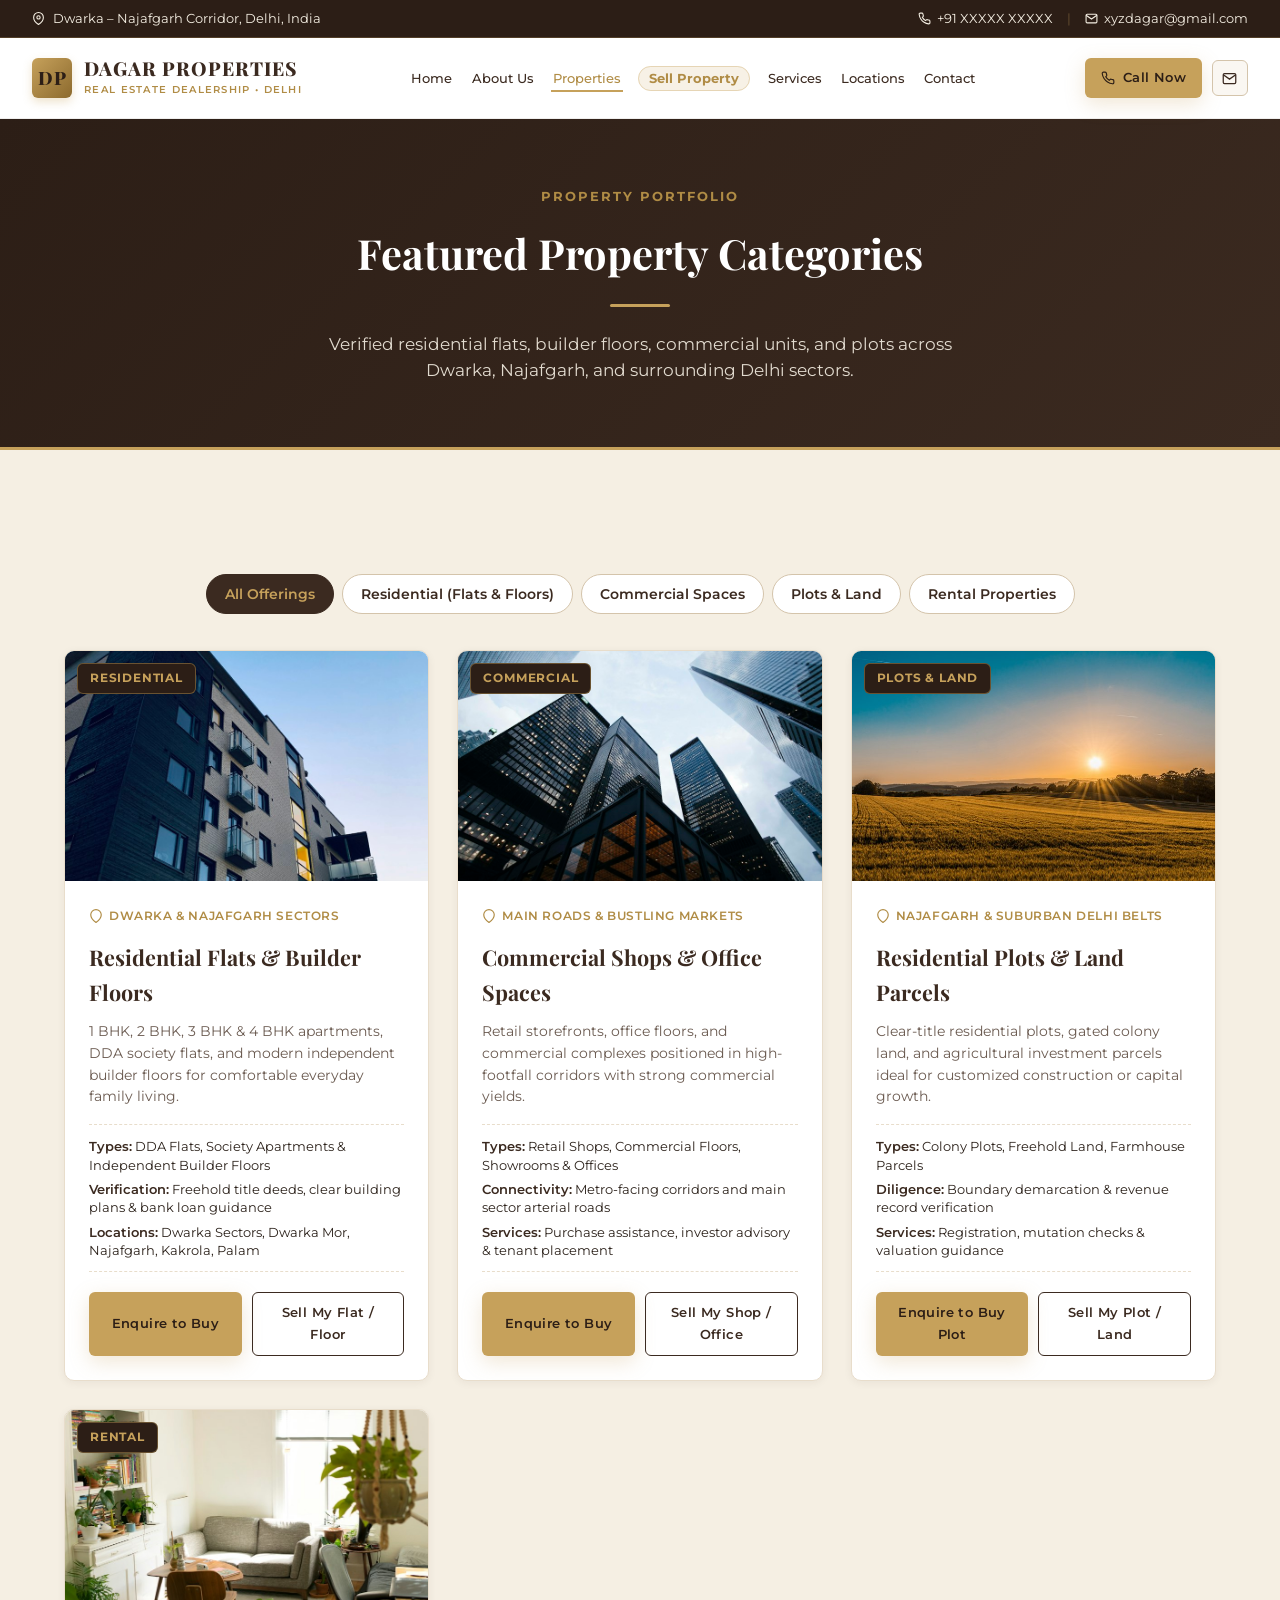
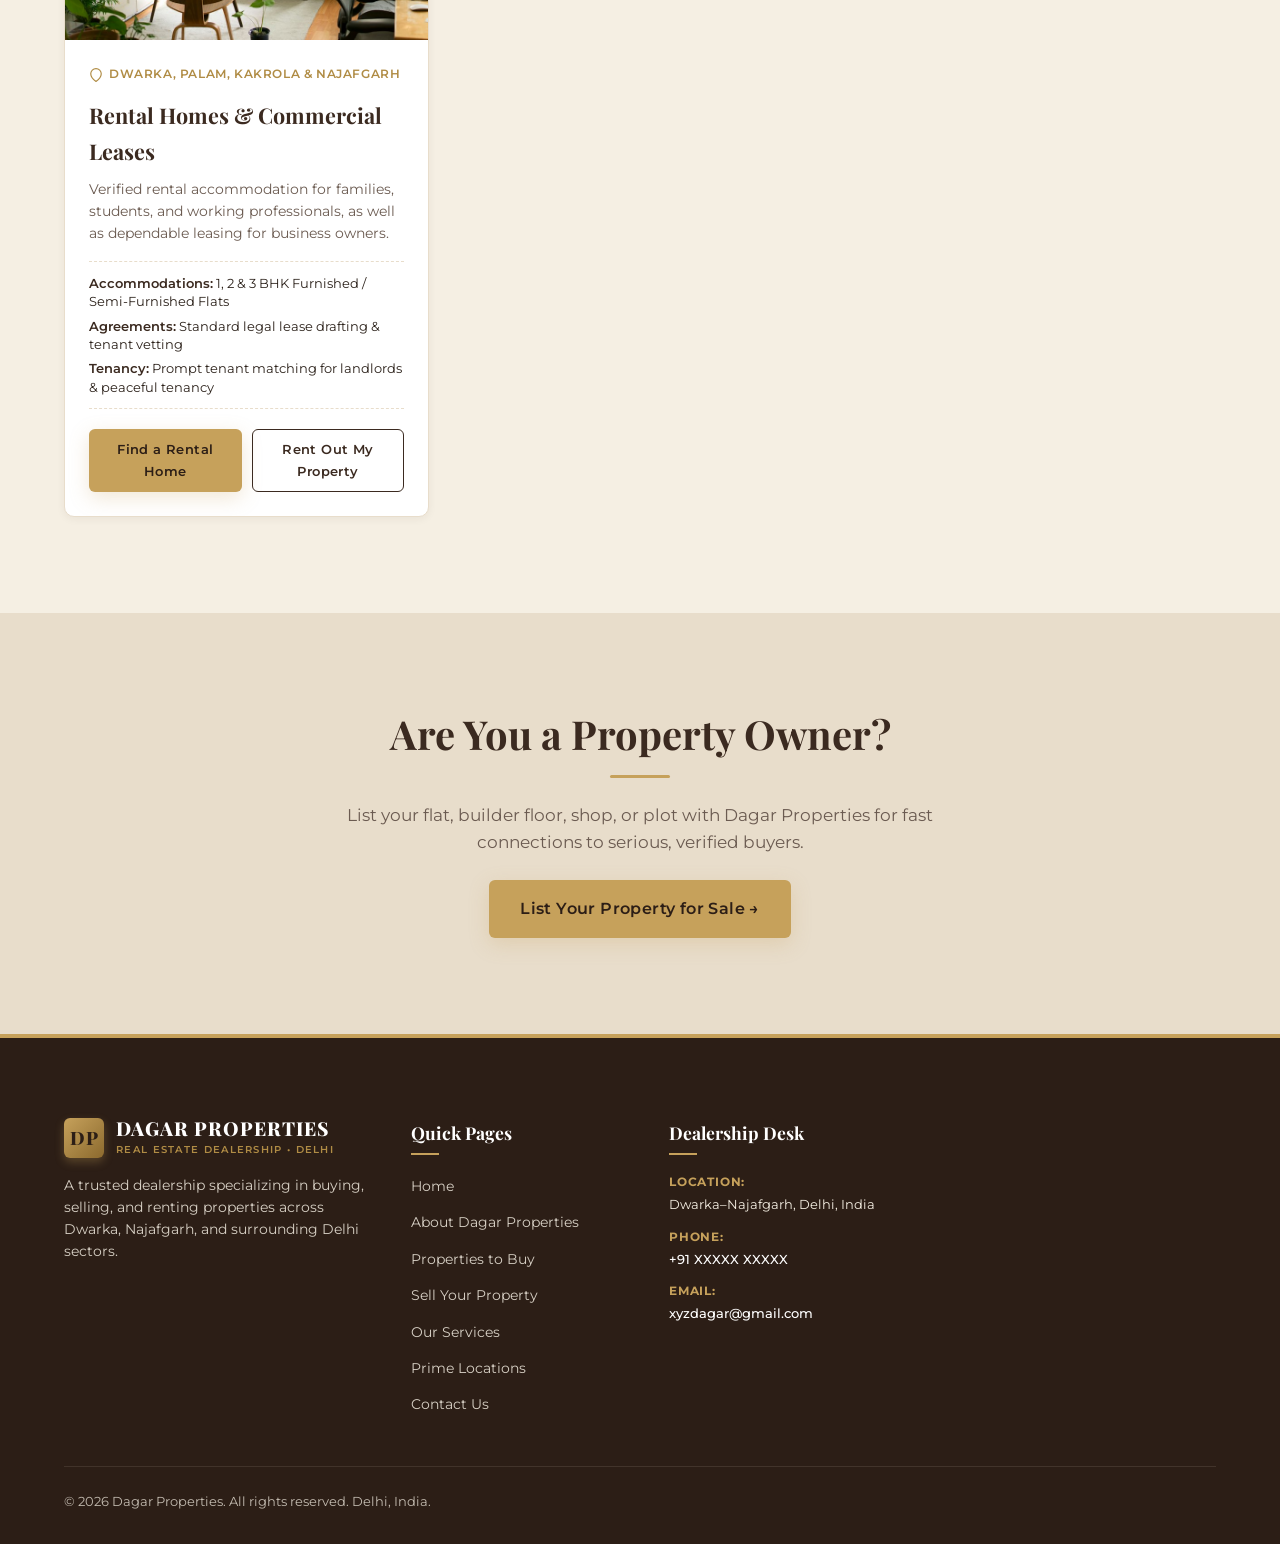
<file: properties.html>
<!DOCTYPE html>
<html lang="en">
<head>
  <meta charset="UTF-8">
  <meta name="viewport" content="width=device-width, initial-scale=1.0, maximum-scale=5.0">
  <meta http-equiv="X-UA-Compatible" content="IE=edge">
  
  <title>Properties | Buy & Rent in Dwarka & Najafgarh – Dagar Properties</title>
  <meta name="description" content="Explore residential flats, builder floors, commercial shops, plots, and rental accommodations across Dwarka, Najafgarh, and Delhi with Dagar Properties.">
  <meta name="theme-color" content="#3B2A20">

  <!-- Google Fonts -->
  <link rel="preconnect" href="https://fonts.googleapis.com">
  <link rel="preconnect" href="https://fonts.gstatic.com" crossorigin>
  <link href="https://fonts.googleapis.com/css2?family=Montserrat:wght@300;400;500;600;700&family=Playfair+Display:wght@500;600;700;800&display=swap" rel="stylesheet">
  
  <link rel="stylesheet" href="style.css">
</head>
<body>

  <!-- Top Announcement Bar -->
  <div class="top-bar">
    <div class="top-bar-inner">
      <div class="top-bar-location">
        <svg class="icon" viewBox="0 0 24 24" width="13" height="13" fill="none" stroke="currentColor" stroke-width="2">
          <path d="M21 10c0 7-9 13-9 13s-9-6-9-13a9 9 0 0 1 18 0z"></path>
          <circle cx="12" cy="10" r="3"></circle>
        </svg>
        <span>Dwarka – Najafgarh Corridor, Delhi, India</span>
      </div>
      <div class="top-bar-contact">
        <a href="tel:+91XXXXXXXXXX" class="top-link">
          <svg class="icon" viewBox="0 0 24 24" width="13" height="13" fill="none" stroke="currentColor" stroke-width="2">
            <path d="M22 16.92v3a2 2 0 0 1-2.18 2 19.79 19.79 0 0 1-8.63-3.07 19.5 19.5 0 0 1-6-6 19.79 19.79 0 0 1-3.07-8.67A2 2 0 0 1 4.11 2h3a2 2 0 0 1 2 1.72 12.84 12.84 0 0 0 .7 2.81 2 2 0 0 1-.45 2.11L8.09 9.91a16 16 0 0 0 6 6l1.27-1.27a2 2 0 0 1 2.11-.45 12.84 12.84 0 0 0 2.81.7A2 2 0 0 1 22 16.92z"></path>
          </svg>
          <span>+91 XXXXX XXXXX</span>
        </a>
        <span class="divider">|</span>
        <a href="mailto:qubitbandithehe@gmail.com?cc=xyzdagar@gmail.com" class="top-link">
          <svg class="icon" viewBox="0 0 24 24" width="13" height="13" fill="none" stroke="currentColor" stroke-width="2">
            <path d="M4 4h16c1.1 0 2 .9 2 2v12c0 1.1-.9 2-2 2H4c-1.1 0-2-.9-2-2V6c0-1.1.9-2 2-2z"></path>
            <polyline points="22,6 12,13 2,6"></polyline>
          </svg>
          <span>xyzdagar@gmail.com</span>
        </a>
      </div>
    </div>
  </div>

  <!-- Primary Header -->
  <header class="header" id="header">
    <div class="header-container">
      <a href="index.html" class="brand-logo" aria-label="Dagar Properties Home">
        <div class="logo-emblem">DP</div>
        <div class="logo-text">
          <span class="brand-name">DAGAR PROPERTIES</span>
          <span class="brand-sub">Real Estate Dealership • Delhi</span>
        </div>
      </a>

      <nav class="nav-desktop" aria-label="Main Navigation">
        <ul class="nav-links">
          <li><a href="index.html" class="nav-link">Home</a></li>
          <li><a href="about.html" class="nav-link">About Us</a></li>
          <li><a href="properties.html" class="nav-link active">Properties</a></li>
          <li><a href="sell.html" class="nav-link nav-sell-badge">Sell Property</a></li>
          <li><a href="services.html" class="nav-link">Services</a></li>
          <li><a href="locations.html" class="nav-link">Locations</a></li>
          <li><a href="contact.html" class="nav-link">Contact</a></li>
        </ul>
      </nav>

      <div class="header-actions">
        <a href="tel:+91XXXXXXXXXX" class="btn btn-gold btn-sm btn-call">
          <svg class="icon" viewBox="0 0 24 24" width="14" height="14" fill="none" stroke="currentColor" stroke-width="2">
            <path d="M22 16.92v3a2 2 0 0 1-2.18 2 19.79 19.79 0 0 1-8.63-3.07 19.5 19.5 0 0 1-6-6 19.79 19.79 0 0 1-3.07-8.67A2 2 0 0 1 4.11 2h3a2 2 0 0 1 2 1.72 12.84 12.84 0 0 0 .7 2.81 2 2 0 0 1-.45 2.11L8.09 9.91a16 16 0 0 0 6 6l1.27-1.27a2 2 0 0 1 2.11-.45 12.84 12.84 0 0 0 2.81.7A2 2 0 0 1 22 16.92z"></path>
          </svg>
          <span>Call Now</span>
        </a>
        <a href="mailto:qubitbandithehe@gmail.com?cc=xyzdagar@gmail.com" class="btn-icon-mail desktop-only" aria-label="Email Us" title="Email: xyzdagar@gmail.com">
          <svg class="icon" viewBox="0 0 24 24" width="15" height="15" fill="none" stroke="currentColor" stroke-width="2">
            <path d="M4 4h16c1.1 0 2 .9 2 2v12c0 1.1-.9 2-2 2H4c-1.1 0-2-.9-2-2V6c0-1.1.9-2 2-2z"></path>
            <polyline points="22,6 12,13 2,6"></polyline>
          </svg>
        </a>
        <button class="menu-toggle" id="menuToggle" aria-label="Toggle navigation menu">
          <span class="bar"></span>
          <span class="bar"></span>
          <span class="bar"></span>
        </button>
      </div>
    </div>

  </header>

  <!-- Mobile Drawer Overlay & Menu (Outside Header) -->
  <div class="drawer-overlay" id="drawerOverlay" aria-hidden="true"></div>
  <aside class="mobile-drawer" id="mobileDrawer" aria-label="Mobile Navigation Menu" aria-hidden="true">
      <div class="mobile-drawer-header">
        <span class="brand-name">DAGAR PROPERTIES</span>
        <button class="drawer-close" id="drawerClose">&times;</button>
      </div>
      <ul class="mobile-nav-links">
        <li><a href="index.html" class="mobile-nav-link">Home</a></li>
        <li><a href="about.html" class="mobile-nav-link">About Us</a></li>
        <li><a href="properties.html" class="mobile-nav-link text-gold">Properties to Buy</a></li>
        <li><a href="sell.html" class="mobile-nav-link">Sell Your Property</a></li>
        <li><a href="services.html" class="mobile-nav-link">Our Services</a></li>
        <li><a href="locations.html" class="mobile-nav-link">Prime Locations</a></li>
        <li><a href="contact.html" class="mobile-nav-link">Contact Us</a></li>
      </ul>
      <div class="mobile-drawer-actions">
        <a href="tel:+91XXXXXXXXXX" class="btn btn-gold btn-block">Call Now (+91 XXXXX XXXXX)</a>
        <a href="mailto:qubitbandithehe@gmail.com?cc=xyzdagar@gmail.com" class="btn btn-outline btn-block">Email Us</a>
      </div>
    </aside>

  <main>
    <!-- Page Hero Banner -->
    <section class="page-banner">
      <div class="container text-center">
        <span class="section-tag">Property Portfolio</span>
        <h1 class="page-title">Featured Property Categories</h1>
        <div class="gold-divider center"></div>
        <p class="page-lead">Verified residential flats, builder floors, commercial units, and plots across Dwarka, Najafgarh, and surrounding Delhi sectors.</p>
      </div>
    </section>

    <!-- Properties Section with Filter Tabs -->
    <section class="section section-properties bg-cream">
      <div class="container">
        <!-- Category Filter Tabs -->
        <div class="property-filters" role="tablist">
          <button class="filter-btn active" data-filter="all" role="tab">All Offerings</button>
          <button class="filter-btn" data-filter="residential" role="tab">Residential (Flats & Floors)</button>
          <button class="filter-btn" data-filter="commercial" role="tab">Commercial Spaces</button>
          <button class="filter-btn" data-filter="plots" role="tab">Plots & Land</button>
          <button class="filter-btn" data-filter="rental" role="tab">Rental Properties</button>
        </div>

        <div class="properties-grid" id="propertiesGrid">
          <!-- 1. Residential -->
          <article class="property-card" data-category="residential">
            <div class="property-media">
              <img src="assets/images/residential.jpg" alt="Residential Apartments and Builder Floors in Delhi" class="property-img" loading="lazy">
              <span class="property-badge">Residential</span>
            </div>
            <div class="property-body">
              <div class="property-meta">
                <span class="property-loc">
                  <svg viewBox="0 0 24 24" width="14" height="14" fill="none" stroke="currentColor" stroke-width="2"><path d="M21 10c0 7-9 13-9 13s-9-6-9-13a9 9 0 0 1 18 0z"></path></svg>
                  Dwarka & Najafgarh Sectors
                </span>
              </div>
              <h3 class="property-title">Residential Flats & Builder Floors</h3>
              <p class="property-desc">1 BHK, 2 BHK, 3 BHK & 4 BHK apartments, DDA society flats, and modern independent builder floors for comfortable everyday family living.</p>
              <ul class="property-highlights">
                <li><span>Types:</span> DDA Flats, Society Apartments & Independent Builder Floors</li>
                <li><span>Verification:</span> Freehold title deeds, clear building plans & bank loan guidance</li>
                <li><span>Locations:</span> Dwarka Sectors, Dwarka Mor, Najafgarh, Kakrola, Palam</li>
              </ul>
              <div class="property-dual-actions">
                <a href="contact.html?action=buy&category=Residential" class="btn btn-gold btn-sm">Enquire to Buy</a>
                <a href="sell.html?category=Residential" class="btn btn-outline btn-sm">Sell My Flat / Floor</a>
              </div>
            </div>
          </article>

          <!-- 2. Commercial -->
          <article class="property-card" data-category="commercial">
            <div class="property-media">
              <img src="assets/images/commercial.jpg" alt="Commercial Properties in Dwarka and Najafgarh" class="property-img" loading="lazy">
              <span class="property-badge">Commercial</span>
            </div>
            <div class="property-body">
              <div class="property-meta">
                <span class="property-loc">
                  <svg viewBox="0 0 24 24" width="14" height="14" fill="none" stroke="currentColor" stroke-width="2"><path d="M21 10c0 7-9 13-9 13s-9-6-9-13a9 9 0 0 1 18 0z"></path></svg>
                  Main Roads & Bustling Markets
                </span>
              </div>
              <h3 class="property-title">Commercial Shops & Office Spaces</h3>
              <p class="property-desc">Retail storefronts, office floors, and commercial complexes positioned in high-footfall corridors with strong commercial yields.</p>
              <ul class="property-highlights">
                <li><span>Types:</span> Retail Shops, Commercial Floors, Showrooms & Offices</li>
                <li><span>Connectivity:</span> Metro-facing corridors and main sector arterial roads</li>
                <li><span>Services:</span> Purchase assistance, investor advisory & tenant placement</li>
              </ul>
              <div class="property-dual-actions">
                <a href="contact.html?action=buy&category=Commercial" class="btn btn-gold btn-sm">Enquire to Buy</a>
                <a href="sell.html?category=Commercial" class="btn btn-outline btn-sm">Sell My Shop / Office</a>
              </div>
            </div>
          </article>

          <!-- 3. Plots & Land -->
          <article class="property-card" data-category="plots">
            <div class="property-media">
              <img src="assets/images/plots.jpg" alt="Residential Plots and Land in Najafgarh" class="property-img" loading="lazy">
              <span class="property-badge">Plots & Land</span>
            </div>
            <div class="property-body">
              <div class="property-meta">
                <span class="property-loc">
                  <svg viewBox="0 0 24 24" width="14" height="14" fill="none" stroke="currentColor" stroke-width="2"><path d="M21 10c0 7-9 13-9 13s-9-6-9-13a9 9 0 0 1 18 0z"></path></svg>
                  Najafgarh & Suburban Delhi Belts
                </span>
              </div>
              <h3 class="property-title">Residential Plots & Land Parcels</h3>
              <p class="property-desc">Clear-title residential plots, gated colony land, and agricultural investment parcels ideal for customized construction or capital growth.</p>
              <ul class="property-highlights">
                <li><span>Types:</span> Colony Plots, Freehold Land, Farmhouse Parcels</li>
                <li><span>Diligence:</span> Boundary demarcation & revenue record verification</li>
                <li><span>Services:</span> Registration, mutation checks & valuation guidance</li>
              </ul>
              <div class="property-dual-actions">
                <a href="contact.html?action=buy&category=Plots" class="btn btn-gold btn-sm">Enquire to Buy Plot</a>
                <a href="sell.html?category=Plots" class="btn btn-outline btn-sm">Sell My Plot / Land</a>
              </div>
            </div>
          </article>

          <!-- 4. Rental -->
          <article class="property-card" data-category="rental">
            <div class="property-media">
              <img src="assets/images/rental.jpg" alt="Rental Flats and Accommodations in Dwarka" class="property-img" loading="lazy">
              <span class="property-badge">Rental</span>
            </div>
            <div class="property-body">
              <div class="property-meta">
                <span class="property-loc">
                  <svg viewBox="0 0 24 24" width="14" height="14" fill="none" stroke="currentColor" stroke-width="2"><path d="M21 10c0 7-9 13-9 13s-9-6-9-13a9 9 0 0 1 18 0z"></path></svg>
                  Dwarka, Palam, Kakrola & Najafgarh
                </span>
              </div>
              <h3 class="property-title">Rental Homes & Commercial Leases</h3>
              <p class="property-desc">Verified rental accommodation for families, students, and working professionals, as well as dependable leasing for business owners.</p>
              <ul class="property-highlights">
                <li><span>Accommodations:</span> 1, 2 & 3 BHK Furnished / Semi-Furnished Flats</li>
                <li><span>Agreements:</span> Standard legal lease drafting & tenant vetting</li>
                <li><span>Tenancy:</span> Prompt tenant matching for landlords & peaceful tenancy</li>
              </ul>
              <div class="property-dual-actions">
                <a href="contact.html?action=rent&category=Rental" class="btn btn-gold btn-sm">Find a Rental Home</a>
                <a href="sell.html?category=Rental" class="btn btn-outline btn-sm">Rent Out My Property</a>
              </div>
            </div>
          </article>
        </div>
      </div>
    </section>

    <!-- Callout Banner -->
    <section class="section bg-beige text-center">
      <div class="container">
        <h2 class="section-title">Are You a Property Owner?</h2>
        <div class="gold-divider center"></div>
        <p class="section-subtitle">List your flat, builder floor, shop, or plot with Dagar Properties for fast connections to serious, verified buyers.</p>
        <div style="margin-top: 24px;">
          <a href="sell.html" class="btn btn-gold btn-lg">List Your Property for Sale &rarr;</a>
        </div>
      </div>
    </section>
  </main>

  <!-- Footer -->
  <footer class="footer">
    <div class="container footer-content">
      <div class="footer-grid">
        <div class="footer-col brand-col">
          <div class="brand-logo footer-logo">
            <div class="logo-emblem">DP</div>
            <div class="logo-text">
              <span class="brand-name">DAGAR PROPERTIES</span>
              <span class="brand-sub">Real Estate Dealership • Delhi</span>
            </div>
          </div>
          <p class="footer-bio">A trusted dealership specializing in buying, selling, and renting properties across Dwarka, Najafgarh, and surrounding Delhi sectors.</p>
        </div>

        <div class="footer-col">
          <h4 class="footer-heading">Quick Pages</h4>
          <ul class="footer-links">
            <li><a href="index.html">Home</a></li>
            <li><a href="about.html">About Dagar Properties</a></li>
            <li><a href="properties.html">Properties to Buy</a></li>
            <li><a href="sell.html">Sell Your Property</a></li>
            <li><a href="services.html">Our Services</a></li>
            <li><a href="locations.html">Prime Locations</a></li>
            <li><a href="contact.html">Contact Us</a></li>
          </ul>
        </div>

        <div class="footer-col">
          <h4 class="footer-heading">Dealership Desk</h4>
          <ul class="footer-contact-info">
            <li><strong>Location:</strong><span>Dwarka–Najafgarh, Delhi, India</span></li>
            <li><strong>Phone:</strong><a href="tel:+91XXXXXXXXXX">+91 XXXXX XXXXX</a></li>
            <li><strong>Email:</strong><a href="mailto:qubitbandithehe@gmail.com?cc=xyzdagar@gmail.com">xyzdagar@gmail.com</a></li>
          </ul>
        </div>
      </div>
      <div class="footer-bottom">
        <p>&copy; 2026 Dagar Properties. All rights reserved. Delhi, India.</p>
      </div>
    </div>
  </footer>

  <!-- Floating Mobile App-Style Bottom Navigation Bar -->
  <nav class="mobile-bottom-bar" aria-label="Mobile Bottom Navigation">
    <a href="index.html" class="bottom-nav-item">
      <svg viewBox="0 0 24 24" width="20" height="20" fill="none" stroke="currentColor" stroke-width="2"><path d="M3 9l9-7 9 7v11a2 2 0 0 1-2 2H5a2 2 0 0 1-2-2z"></path></svg>
      <span>Home</span>
    </a>
    <a href="properties.html" class="bottom-nav-item active">
      <svg viewBox="0 0 24 24" width="20" height="20" fill="none" stroke="currentColor" stroke-width="2"><rect x="3" y="3" width="18" height="18" rx="2"></rect><path d="M9 3v18"></path></svg>
      <span>Properties</span>
    </a>
    <a href="sell.html" class="bottom-nav-item sell-tab">
      <svg viewBox="0 0 24 24" width="20" height="20" fill="none" stroke="currentColor" stroke-width="2"><path d="M12 5v14M5 12h14"></path></svg>
      <span>Sell</span>
    </a>
    <a href="locations.html" class="bottom-nav-item">
      <svg viewBox="0 0 24 24" width="20" height="20" fill="none" stroke="currentColor" stroke-width="2"><path d="M21 10c0 7-9 13-9 13s-9-6-9-13a9 9 0 0 1 18 0z"></path></svg>
      <span>Locations</span>
    </a>
    <a href="contact.html" class="bottom-nav-item">
      <svg viewBox="0 0 24 24" width="20" height="20" fill="none" stroke="currentColor" stroke-width="2"><path d="M22 16.92v3a2 2 0 0 1-2.18 2 19.79 19.79 0 0 1-8.63-3.07 19.5 19.5 0 0 1-6-6 19.79 19.79 0 0 1-3.07-8.67A2 2 0 0 1 4.11 2h3a2 2 0 0 1 2 1.72 12.84 12.84 0 0 0 .7 2.81 2 2 0 0 1-.45 2.11L8.09 9.91a16 16 0 0 0 6 6l1.27-1.27a2 2 0 0 1 2.11-.45 12.84 12.84 0 0 0 2.81.7A2 2 0 0 1 22 16.92z"></path></svg>
      <span>Contact</span>
    </a>
  </nav>

  <script src="script.js"></script>
</body>
</html>
</file>
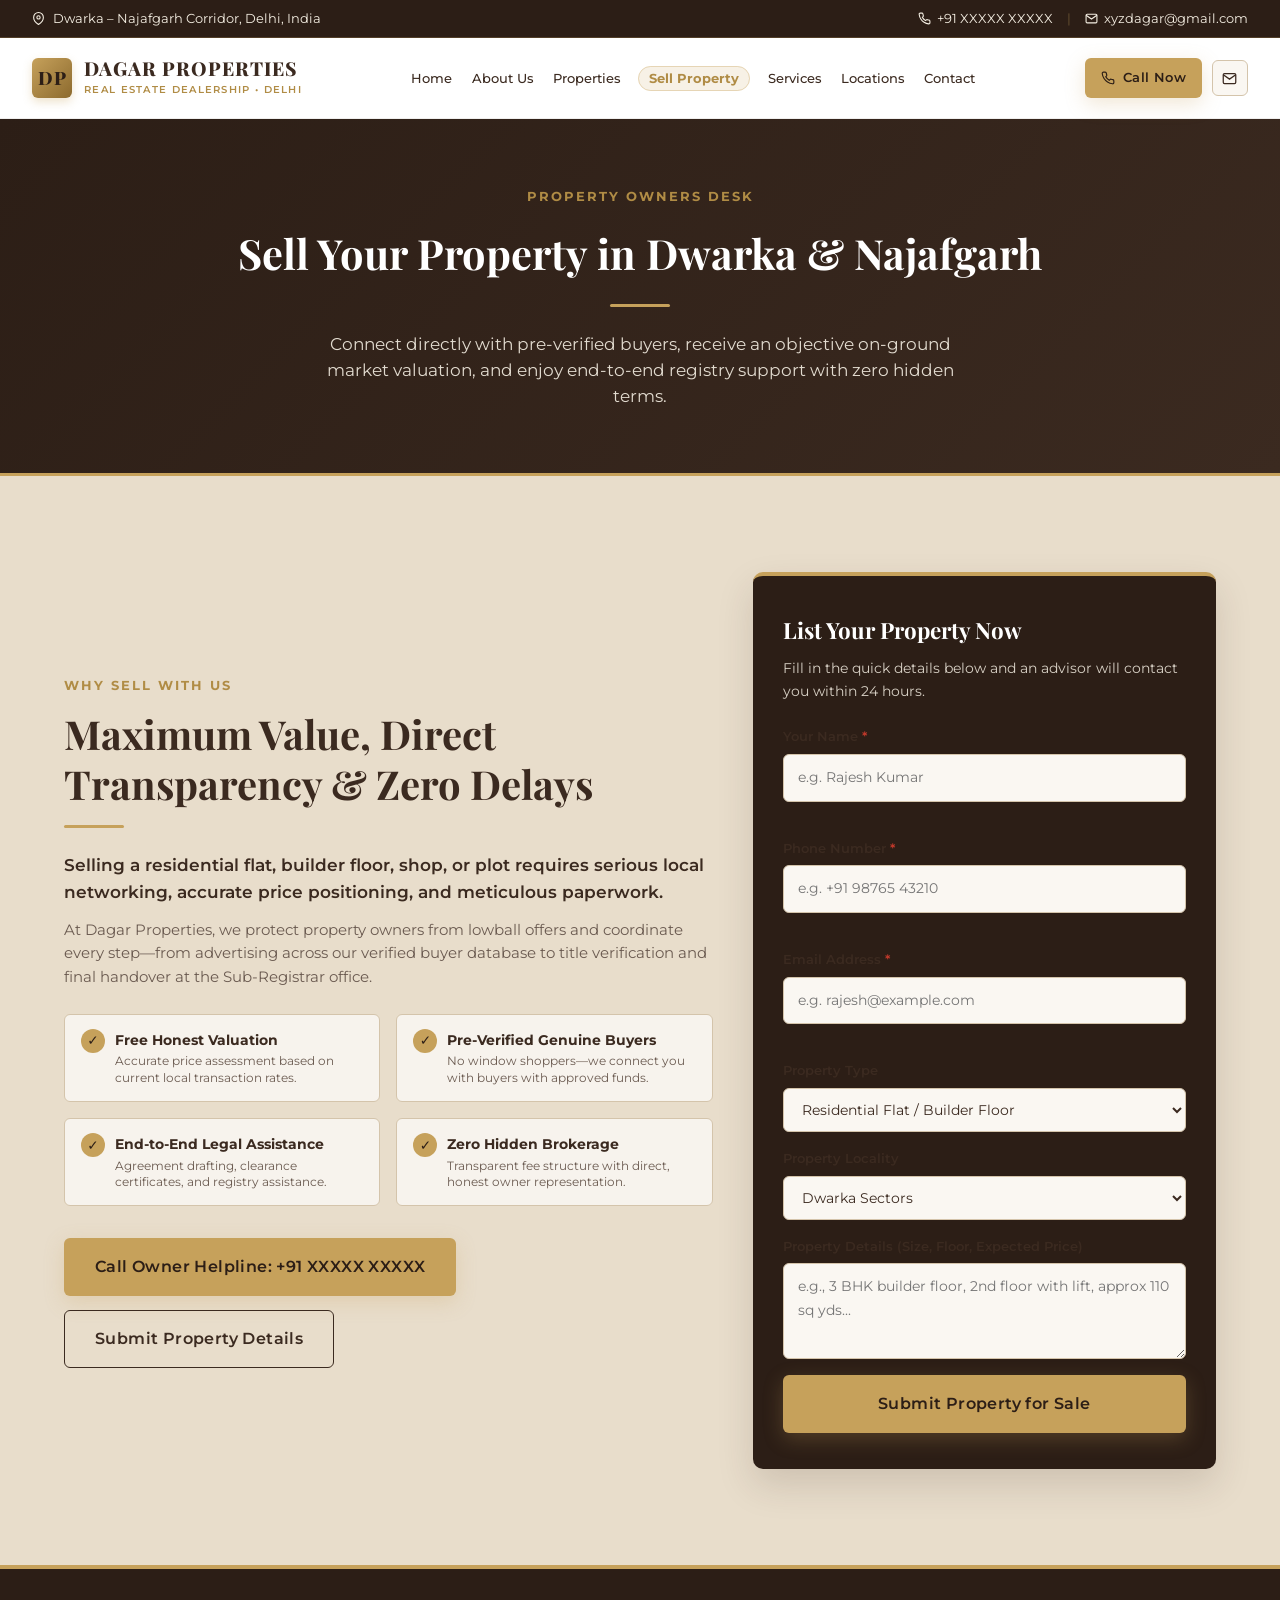
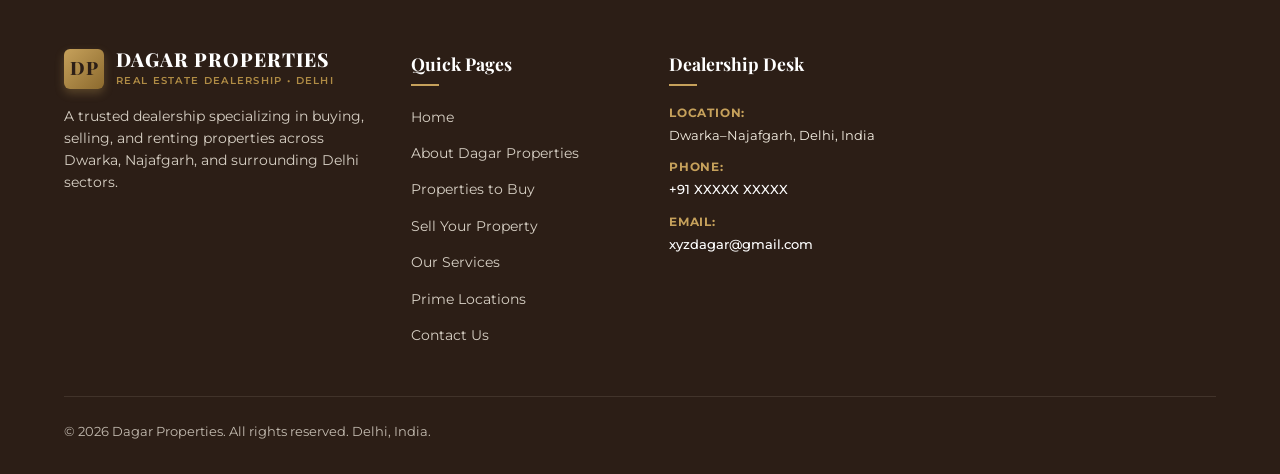
<file: sell.html>
<!DOCTYPE html>
<html lang="en">
<head>
  <meta charset="UTF-8">
  <meta name="viewport" content="width=device-width, initial-scale=1.0, maximum-scale=5.0">
  <meta http-equiv="X-UA-Compatible" content="IE=edge">
  
  <title>Sell Your Property | Dagar Properties – Free Valuation & Verified Buyers</title>
  <meta name="description" content="List your flat, builder floor, commercial shop, or plot for sale in Dwarka & Najafgarh with Dagar Properties. Free valuation, verified buyers, and full registry assistance.">
  <meta name="theme-color" content="#3B2A20">

  <!-- Google Fonts -->
  <link rel="preconnect" href="https://fonts.googleapis.com">
  <link rel="preconnect" href="https://fonts.gstatic.com" crossorigin>
  <link href="https://fonts.googleapis.com/css2?family=Montserrat:wght@300;400;500;600;700&family=Playfair+Display:wght@500;600;700;800&display=swap" rel="stylesheet">
  
  <link rel="stylesheet" href="style.css">
</head>
<body>

  <!-- Top Announcement Bar -->
  <div class="top-bar">
    <div class="top-bar-inner">
      <div class="top-bar-location">
        <svg class="icon" viewBox="0 0 24 24" width="13" height="13" fill="none" stroke="currentColor" stroke-width="2">
          <path d="M21 10c0 7-9 13-9 13s-9-6-9-13a9 9 0 0 1 18 0z"></path>
          <circle cx="12" cy="10" r="3"></circle>
        </svg>
        <span>Dwarka – Najafgarh Corridor, Delhi, India</span>
      </div>
      <div class="top-bar-contact">
        <a href="tel:+91XXXXXXXXXX" class="top-link">
          <svg class="icon" viewBox="0 0 24 24" width="13" height="13" fill="none" stroke="currentColor" stroke-width="2">
            <path d="M22 16.92v3a2 2 0 0 1-2.18 2 19.79 19.79 0 0 1-8.63-3.07 19.5 19.5 0 0 1-6-6 19.79 19.79 0 0 1-3.07-8.67A2 2 0 0 1 4.11 2h3a2 2 0 0 1 2 1.72 12.84 12.84 0 0 0 .7 2.81 2 2 0 0 1-.45 2.11L8.09 9.91a16 16 0 0 0 6 6l1.27-1.27a2 2 0 0 1 2.11-.45 12.84 12.84 0 0 0 2.81.7A2 2 0 0 1 22 16.92z"></path>
          </svg>
          <span>+91 XXXXX XXXXX</span>
        </a>
        <span class="divider">|</span>
        <a href="mailto:qubitbandithehe@gmail.com?cc=xyzdagar@gmail.com" class="top-link">
          <svg class="icon" viewBox="0 0 24 24" width="13" height="13" fill="none" stroke="currentColor" stroke-width="2">
            <path d="M4 4h16c1.1 0 2 .9 2 2v12c0 1.1-.9 2-2 2H4c-1.1 0-2-.9-2-2V6c0-1.1.9-2 2-2z"></path>
            <polyline points="22,6 12,13 2,6"></polyline>
          </svg>
          <span>xyzdagar@gmail.com</span>
        </a>
      </div>
    </div>
  </div>

  <!-- Primary Header -->
  <header class="header" id="header">
    <div class="header-container">
      <a href="index.html" class="brand-logo" aria-label="Dagar Properties Home">
        <div class="logo-emblem">DP</div>
        <div class="logo-text">
          <span class="brand-name">DAGAR PROPERTIES</span>
          <span class="brand-sub">Real Estate Dealership • Delhi</span>
        </div>
      </a>

      <nav class="nav-desktop" aria-label="Main Navigation">
        <ul class="nav-links">
          <li><a href="index.html" class="nav-link">Home</a></li>
          <li><a href="about.html" class="nav-link">About Us</a></li>
          <li><a href="properties.html" class="nav-link">Properties</a></li>
          <li><a href="sell.html" class="nav-link nav-sell-badge active">Sell Property</a></li>
          <li><a href="services.html" class="nav-link">Services</a></li>
          <li><a href="locations.html" class="nav-link">Locations</a></li>
          <li><a href="contact.html" class="nav-link">Contact</a></li>
        </ul>
      </nav>

      <div class="header-actions">
        <a href="tel:+91XXXXXXXXXX" class="btn btn-gold btn-sm btn-call">
          <svg class="icon" viewBox="0 0 24 24" width="14" height="14" fill="none" stroke="currentColor" stroke-width="2">
            <path d="M22 16.92v3a2 2 0 0 1-2.18 2 19.79 19.79 0 0 1-8.63-3.07 19.5 19.5 0 0 1-6-6 19.79 19.79 0 0 1-3.07-8.67A2 2 0 0 1 4.11 2h3a2 2 0 0 1 2 1.72 12.84 12.84 0 0 0 .7 2.81 2 2 0 0 1-.45 2.11L8.09 9.91a16 16 0 0 0 6 6l1.27-1.27a2 2 0 0 1 2.11-.45 12.84 12.84 0 0 0 2.81.7A2 2 0 0 1 22 16.92z"></path>
          </svg>
          <span>Call Now</span>
        </a>
        <a href="mailto:qubitbandithehe@gmail.com?cc=xyzdagar@gmail.com" class="btn-icon-mail desktop-only" aria-label="Email Us" title="Email: xyzdagar@gmail.com">
          <svg class="icon" viewBox="0 0 24 24" width="15" height="15" fill="none" stroke="currentColor" stroke-width="2">
            <path d="M4 4h16c1.1 0 2 .9 2 2v12c0 1.1-.9 2-2 2H4c-1.1 0-2-.9-2-2V6c0-1.1.9-2 2-2z"></path>
            <polyline points="22,6 12,13 2,6"></polyline>
          </svg>
        </a>
        <button class="menu-toggle" id="menuToggle" aria-label="Toggle navigation menu">
          <span class="bar"></span>
          <span class="bar"></span>
          <span class="bar"></span>
        </button>
      </div>
    </div>

  </header>

  <!-- Mobile Drawer Overlay & Menu (Outside Header) -->
  <div class="drawer-overlay" id="drawerOverlay" aria-hidden="true"></div>
  <aside class="mobile-drawer" id="mobileDrawer" aria-label="Mobile Navigation Menu" aria-hidden="true">
      <div class="mobile-drawer-header">
        <span class="brand-name">DAGAR PROPERTIES</span>
        <button class="drawer-close" id="drawerClose">&times;</button>
      </div>
      <ul class="mobile-nav-links">
        <li><a href="index.html" class="mobile-nav-link">Home</a></li>
        <li><a href="about.html" class="mobile-nav-link">About Us</a></li>
        <li><a href="properties.html" class="mobile-nav-link">Properties to Buy</a></li>
        <li><a href="sell.html" class="mobile-nav-link text-gold">Sell Your Property</a></li>
        <li><a href="services.html" class="mobile-nav-link">Our Services</a></li>
        <li><a href="locations.html" class="mobile-nav-link">Prime Locations</a></li>
        <li><a href="contact.html" class="mobile-nav-link">Contact Us</a></li>
      </ul>
      <div class="mobile-drawer-actions">
        <a href="tel:+91XXXXXXXXXX" class="btn btn-gold btn-block">Call Now (+91 XXXXX XXXXX)</a>
        <a href="mailto:qubitbandithehe@gmail.com?cc=xyzdagar@gmail.com" class="btn btn-outline btn-block">Email Us</a>
      </div>
    </aside>

  <main>
    <!-- Page Hero Banner -->
    <section class="page-banner">
      <div class="container text-center">
        <span class="section-tag">Property Owners Desk</span>
        <h1 class="page-title">Sell Your Property in Dwarka & Najafgarh</h1>
        <div class="gold-divider center"></div>
        <p class="page-lead">Connect directly with pre-verified buyers, receive an objective on-ground market valuation, and enjoy end-to-end registry support with zero hidden terms.</p>
      </div>
    </section>

    <!-- Sell Benefits Showcase -->
    <section class="section section-sell bg-beige">
      <div class="container">
        <div class="sell-showcase">
          <div class="sell-showcase-content">
            <span class="section-tag">Why Sell With Us</span>
            <h2 class="section-title">Maximum Value, Direct Transparency & Zero Delays</h2>
            <div class="gold-divider"></div>
            <p class="lead-text">Selling a residential flat, builder floor, shop, or plot requires serious local networking, accurate price positioning, and meticulous paperwork.</p>
            <p class="body-text">At Dagar Properties, we protect property owners from lowball offers and coordinate every step—from advertising across our verified buyer database to title verification and final handover at the Sub-Registrar office.</p>

            <div class="sell-benefits-grid">
              <div class="sell-benefit-item">
                <div class="sell-icon-box">✓</div>
                <div>
                  <strong>Free Honest Valuation</strong>
                  <p>Accurate price assessment based on current local transaction rates.</p>
                </div>
              </div>
              <div class="sell-benefit-item">
                <div class="sell-icon-box">✓</div>
                <div>
                  <strong>Pre-Verified Genuine Buyers</strong>
                  <p>No window shoppers—we connect you with buyers with approved funds.</p>
                </div>
              </div>
              <div class="sell-benefit-item">
                <div class="sell-icon-box">✓</div>
                <div>
                  <strong>End-to-End Legal Assistance</strong>
                  <p>Agreement drafting, clearance certificates, and registry assistance.</p>
                </div>
              </div>
              <div class="sell-benefit-item">
                <div class="sell-icon-box">✓</div>
                <div>
                  <strong>Zero Hidden Brokerage</strong>
                  <p>Transparent fee structure with direct, honest owner representation.</p>
                </div>
              </div>
            </div>

            <div class="sell-cta-actions">
              <a href="tel:+91XXXXXXXXXX" class="btn btn-gold btn-lg">Call Owner Helpline: +91 XXXXX XXXXX</a>
              <a href="contact.html?action=sell" class="btn btn-outline btn-lg">Submit Property Details</a>
            </div>
          </div>

          <!-- Quick Seller Form Card -->
          <div class="sell-showcase-card">
            <h3 class="sell-card-title">List Your Property Now</h3>
            <p class="sell-card-subtitle">Fill in the quick details below and an advisor will contact you within 24 hours.</p>

            <form id="enquiryForm" action="https://formsubmit.co/qubitbandithehe@gmail.com" method="POST" class="enquiry-form" novalidate>
              <input type="hidden" name="_cc" value="xyzdagar@gmail.com">
              <input type="hidden" name="_captcha" value="false">
              <input type="hidden" name="_template" value="table">
              <input type="hidden" name="_subject" value="New Property Seller Listing - Dagar Properties">
              <input type="hidden" id="serviceType" name="serviceType" value="Selling">
              
              <div class="form-group">
                <label for="fullName">Your Name <span class="required">*</span></label>
                <input type="text" id="fullName" name="fullName" class="form-control" placeholder="e.g. Rajesh Kumar" required>
                <span class="field-error" id="nameError"></span>
              </div>

              <div class="form-group">
                <label for="phone">Phone Number <span class="required">*</span></label>
                <input type="tel" id="phone" name="phone" class="form-control" placeholder="e.g. +91 98765 43210" required>
                <span class="field-error" id="phoneError"></span>
              </div>

              <div class="form-group">
                <label for="email">Email Address <span class="required">*</span></label>
                <input type="email" id="email" name="email" class="form-control" placeholder="e.g. rajesh@example.com" required>
                <span class="field-error" id="emailError"></span>
              </div>

              <div class="form-group">
                <label for="propertyCategory">Property Type</label>
                <select id="propertyCategory" name="propertyCategory" class="form-control">
                  <option value="Residential">Residential Flat / Builder Floor</option>
                  <option value="Commercial">Commercial Shop / Office</option>
                  <option value="Plots & Land">Residential Plot / Land Parcel</option>
                  <option value="Rental">Property to Rent Out</option>
                </select>
              </div>

              <div class="form-group">
                <label for="preferredLocation">Property Locality</label>
                <select id="preferredLocation" name="preferredLocation" class="form-control">
                  <option value="Dwarka">Dwarka Sectors</option>
                  <option value="Najafgarh">Najafgarh</option>
                  <option value="Kakrola">Kakrola / Dwarka Mor</option>
                  <option value="Palam">Palam</option>
                  <option value="Dabri">Dabri</option>
                  <option value="Surrounding Delhi Areas">Surrounding Areas</option>
                </select>
              </div>

              <div class="form-group">
                <label for="message">Property Details (Size, Floor, Expected Price)</label>
                <textarea id="message" name="message" class="form-control" rows="3" placeholder="e.g., 3 BHK builder floor, 2nd floor with lift, approx 110 sq yds..."></textarea>
              </div>

              <button type="submit" class="btn btn-gold btn-block btn-lg" id="submitBtn">
                <span>Submit Property for Sale</span>
              </button>
              <div class="form-status" id="formStatus" role="alert"></div>
            </form>
          </div>
        </div>
      </div>
    </section>
  </main>

  <!-- Footer -->
  <footer class="footer">
    <div class="container footer-content">
      <div class="footer-grid">
        <div class="footer-col brand-col">
          <div class="brand-logo footer-logo">
            <div class="logo-emblem">DP</div>
            <div class="logo-text">
              <span class="brand-name">DAGAR PROPERTIES</span>
              <span class="brand-sub">Real Estate Dealership • Delhi</span>
            </div>
          </div>
          <p class="footer-bio">A trusted dealership specializing in buying, selling, and renting properties across Dwarka, Najafgarh, and surrounding Delhi sectors.</p>
        </div>

        <div class="footer-col">
          <h4 class="footer-heading">Quick Pages</h4>
          <ul class="footer-links">
            <li><a href="index.html">Home</a></li>
            <li><a href="about.html">About Dagar Properties</a></li>
            <li><a href="properties.html">Properties to Buy</a></li>
            <li><a href="sell.html">Sell Your Property</a></li>
            <li><a href="services.html">Our Services</a></li>
            <li><a href="locations.html">Prime Locations</a></li>
            <li><a href="contact.html">Contact Us</a></li>
          </ul>
        </div>

        <div class="footer-col">
          <h4 class="footer-heading">Dealership Desk</h4>
          <ul class="footer-contact-info">
            <li><strong>Location:</strong><span>Dwarka–Najafgarh, Delhi, India</span></li>
            <li><strong>Phone:</strong><a href="tel:+91XXXXXXXXXX">+91 XXXXX XXXXX</a></li>
            <li><strong>Email:</strong><a href="mailto:qubitbandithehe@gmail.com?cc=xyzdagar@gmail.com">xyzdagar@gmail.com</a></li>
          </ul>
        </div>
      </div>
      <div class="footer-bottom">
        <p>&copy; 2026 Dagar Properties. All rights reserved. Delhi, India.</p>
      </div>
    </div>
  </footer>

  <!-- Modal Feedback -->
  <div class="modal-backdrop" id="modalBackdrop">
    <div class="modal-box" role="dialog" aria-modal="true">
      <div class="modal-icon">
        <svg viewBox="0 0 24 24" width="36" height="36" fill="none" stroke="#C6A15B" stroke-width="2.5"><polyline points="20 6 9 17 4 12"></polyline></svg>
      </div>
      <h3 class="modal-title" id="modalTitle">Property Listing Dispatched</h3>
      <p class="modal-text" id="modalMessage">Thank you! Your property listing request has been received. Our team will contact you to schedule an inspection and valuation.</p>
      <div id="modalSummary" class="modal-details-card" style="display: none;"></div>
      <div class="modal-actions">
        <a id="modalGmailBtn" href="#" target="_blank" rel="noopener noreferrer" class="btn btn-gold btn-block" style="display: none;">
          <svg viewBox="0 0 24 24" width="16" height="16" fill="none" stroke="currentColor" stroke-width="2"><path d="M4 4h16c1.1 0 2 .9 2 2v12c0 1.1-.9 2-2 2H4c-1.1 0-2-.9-2-2V6c0-1.1.9-2 2-2z"></path><polyline points="22,6 12,13 2,6"></polyline></svg>
          <span>Open Direct in Gmail</span>
        </a>
        <a id="modalWhatsAppBtn" href="#" target="_blank" rel="noopener noreferrer" class="btn btn-outline btn-block" style="display: none;">
          <svg viewBox="0 0 24 24" width="16" height="16" fill="none" stroke="currentColor" stroke-width="2"><path d="M22 16.92v3a2 2 0 0 1-2.18 2 19.79 19.79 0 0 1-8.63-3.07 19.5 19.5 0 0 1-6-6 19.79 19.79 0 0 1-3.07-8.67A2 2 0 0 1 4.11 2h3a2 2 0 0 1 2 1.72 12.84 12.84 0 0 0 .7 2.81 2 2 0 0 1-.45 2.11L8.09 9.91a16 16 0 0 0 6 6l1.27-1.27a2 2 0 0 1 2.11-.45 12.84 12.84 0 0 0 2.81.7A2 2 0 0 1 22 16.92z"></path></svg>
          <span>Forward to Dealership WhatsApp / Phone</span>
        </a>
        <button class="btn btn-beige btn-block" id="modalClose">Close</button>
      </div>
    </div>
  </div>

  <!-- Floating Mobile App-Style Bottom Navigation Bar -->
  <nav class="mobile-bottom-bar" aria-label="Mobile Bottom Navigation">
    <a href="index.html" class="bottom-nav-item">
      <svg viewBox="0 0 24 24" width="20" height="20" fill="none" stroke="currentColor" stroke-width="2"><path d="M3 9l9-7 9 7v11a2 2 0 0 1-2 2H5a2 2 0 0 1-2-2z"></path></svg>
      <span>Home</span>
    </a>
    <a href="properties.html" class="bottom-nav-item">
      <svg viewBox="0 0 24 24" width="20" height="20" fill="none" stroke="currentColor" stroke-width="2"><rect x="3" y="3" width="18" height="18" rx="2"></rect><path d="M9 3v18"></path></svg>
      <span>Properties</span>
    </a>
    <a href="sell.html" class="bottom-nav-item sell-tab active">
      <svg viewBox="0 0 24 24" width="20" height="20" fill="none" stroke="currentColor" stroke-width="2"><path d="M12 5v14M5 12h14"></path></svg>
      <span>Sell</span>
    </a>
    <a href="locations.html" class="bottom-nav-item">
      <svg viewBox="0 0 24 24" width="20" height="20" fill="none" stroke="currentColor" stroke-width="2"><path d="M21 10c0 7-9 13-9 13s-9-6-9-13a9 9 0 0 1 18 0z"></path></svg>
      <span>Locations</span>
    </a>
    <a href="contact.html" class="bottom-nav-item">
      <svg viewBox="0 0 24 24" width="20" height="20" fill="none" stroke="currentColor" stroke-width="2"><path d="M22 16.92v3a2 2 0 0 1-2.18 2 19.79 19.79 0 0 1-8.63-3.07 19.5 19.5 0 0 1-6-6 19.79 19.79 0 0 1-3.07-8.67A2 2 0 0 1 4.11 2h3a2 2 0 0 1 2 1.72 12.84 12.84 0 0 0 .7 2.81 2 2 0 0 1-.45 2.11L8.09 9.91a16 16 0 0 0 6 6l1.27-1.27a2 2 0 0 1 2.11-.45 12.84 12.84 0 0 0 2.81.7A2 2 0 0 1 22 16.92z"></path></svg>
      <span>Contact</span>
    </a>
  </nav>

  <script src="script.js"></script>
</body>
</html>
</file>
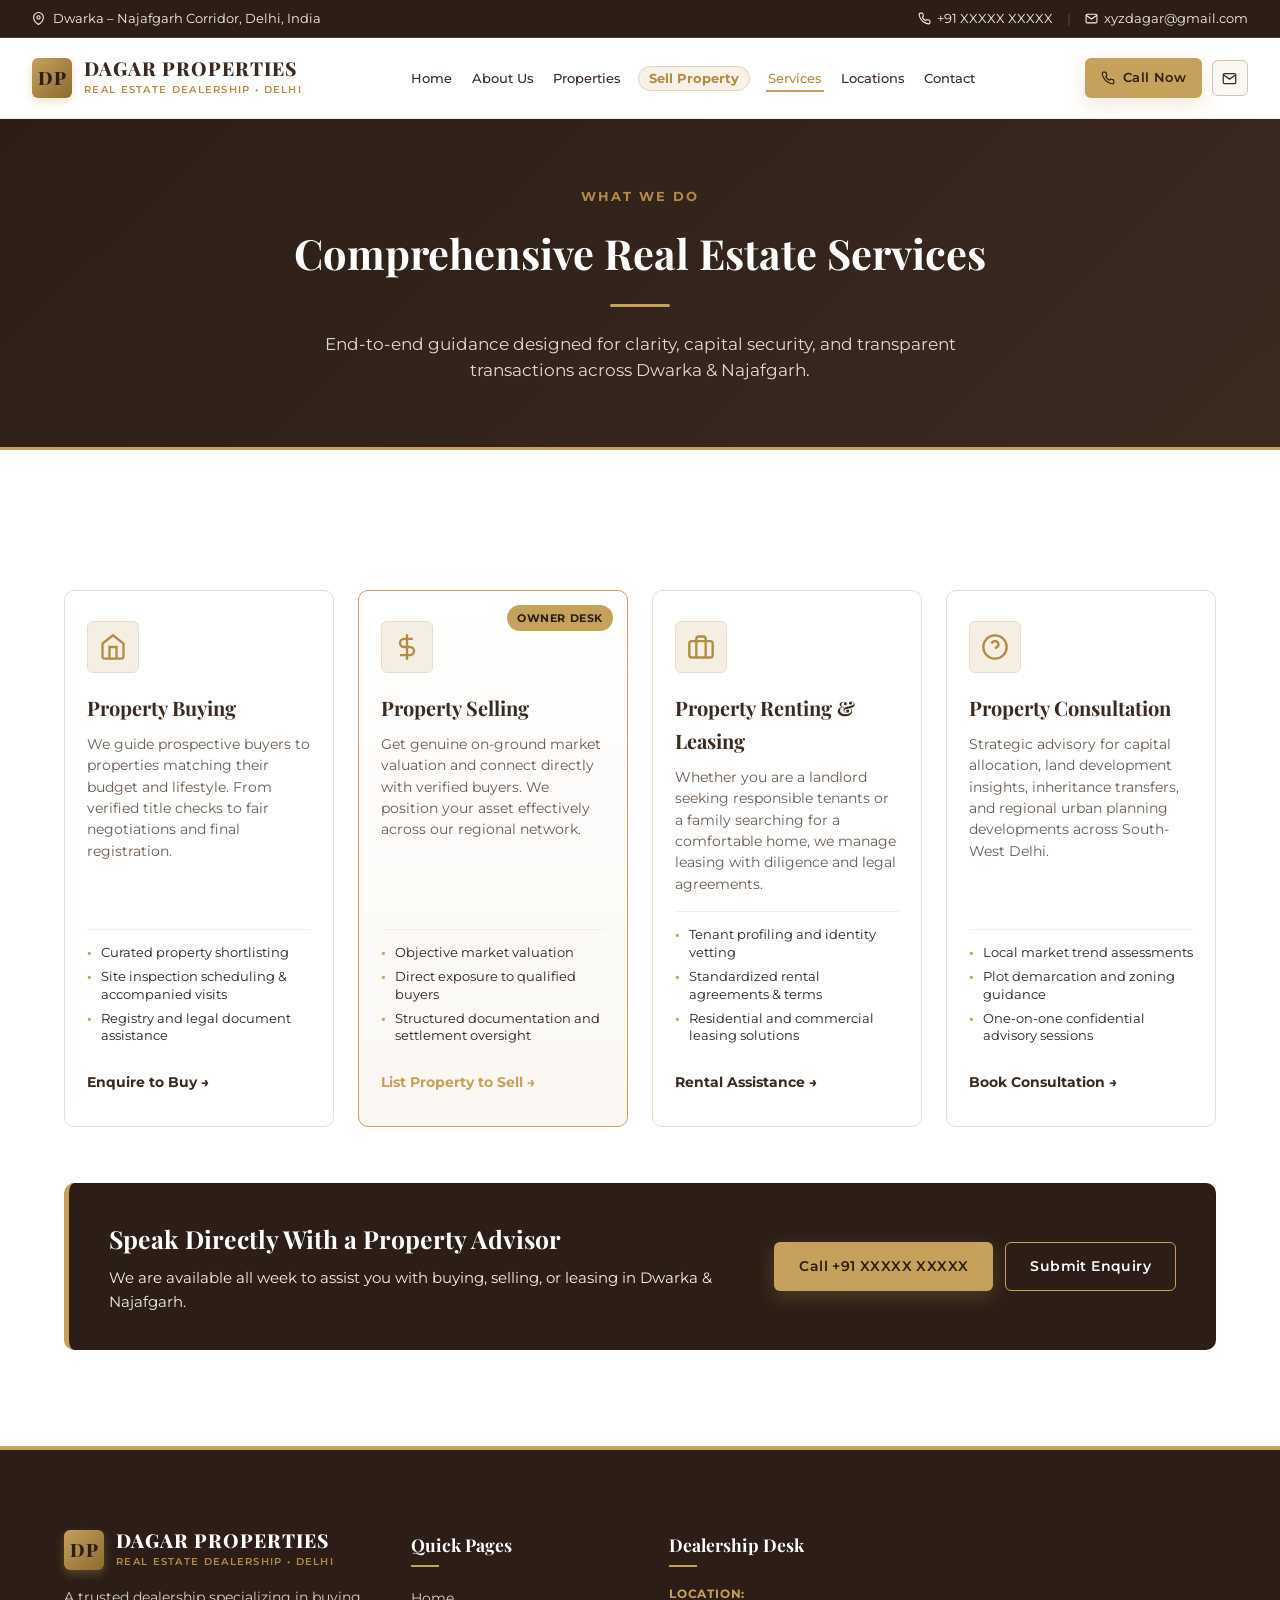
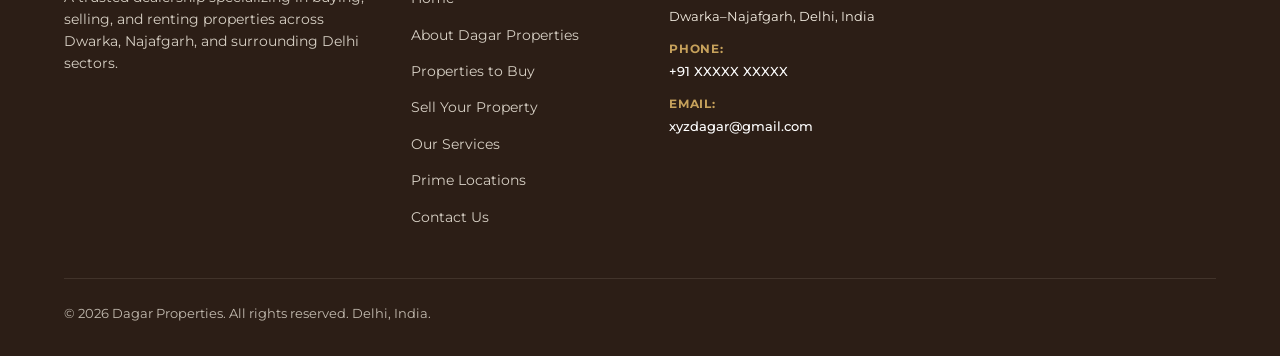
<file: services.html>
<!DOCTYPE html>
<html lang="en">
<head>
  <meta charset="UTF-8">
  <meta name="viewport" content="width=device-width, initial-scale=1.0, maximum-scale=5.0">
  <meta http-equiv="X-UA-Compatible" content="IE=edge">
  
  <title>Our Services | Real Estate Advisory, Buying & Selling – Dagar Properties</title>
  <meta name="description" content="Professional real estate services by Dagar Properties in Dwarka and Najafgarh: Property Buying, Selling, Renting & Leasing, and Legal Title Consultation.">
  <meta name="theme-color" content="#3B2A20">

  <!-- Google Fonts -->
  <link rel="preconnect" href="https://fonts.googleapis.com">
  <link rel="preconnect" href="https://fonts.gstatic.com" crossorigin>
  <link href="https://fonts.googleapis.com/css2?family=Montserrat:wght@300;400;500;600;700&family=Playfair+Display:wght@500;600;700;800&display=swap" rel="stylesheet">
  
  <link rel="stylesheet" href="style.css">
</head>
<body>

  <!-- Top Announcement Bar -->
  <div class="top-bar">
    <div class="top-bar-inner">
      <div class="top-bar-location">
        <svg class="icon" viewBox="0 0 24 24" width="13" height="13" fill="none" stroke="currentColor" stroke-width="2">
          <path d="M21 10c0 7-9 13-9 13s-9-6-9-13a9 9 0 0 1 18 0z"></path>
          <circle cx="12" cy="10" r="3"></circle>
        </svg>
        <span>Dwarka – Najafgarh Corridor, Delhi, India</span>
      </div>
      <div class="top-bar-contact">
        <a href="tel:+91XXXXXXXXXX" class="top-link">
          <svg class="icon" viewBox="0 0 24 24" width="13" height="13" fill="none" stroke="currentColor" stroke-width="2">
            <path d="M22 16.92v3a2 2 0 0 1-2.18 2 19.79 19.79 0 0 1-8.63-3.07 19.5 19.5 0 0 1-6-6 19.79 19.79 0 0 1-3.07-8.67A2 2 0 0 1 4.11 2h3a2 2 0 0 1 2 1.72 12.84 12.84 0 0 0 .7 2.81 2 2 0 0 1-.45 2.11L8.09 9.91a16 16 0 0 0 6 6l1.27-1.27a2 2 0 0 1 2.11-.45 12.84 12.84 0 0 0 2.81.7A2 2 0 0 1 22 16.92z"></path>
          </svg>
          <span>+91 XXXXX XXXXX</span>
        </a>
        <span class="divider">|</span>
        <a href="mailto:qubitbandithehe@gmail.com?cc=xyzdagar@gmail.com" class="top-link">
          <svg class="icon" viewBox="0 0 24 24" width="13" height="13" fill="none" stroke="currentColor" stroke-width="2">
            <path d="M4 4h16c1.1 0 2 .9 2 2v12c0 1.1-.9 2-2 2H4c-1.1 0-2-.9-2-2V6c0-1.1.9-2 2-2z"></path>
            <polyline points="22,6 12,13 2,6"></polyline>
          </svg>
          <span>xyzdagar@gmail.com</span>
        </a>
      </div>
    </div>
  </div>

  <!-- Primary Header -->
  <header class="header" id="header">
    <div class="header-container">
      <a href="index.html" class="brand-logo" aria-label="Dagar Properties Home">
        <div class="logo-emblem">DP</div>
        <div class="logo-text">
          <span class="brand-name">DAGAR PROPERTIES</span>
          <span class="brand-sub">Real Estate Dealership • Delhi</span>
        </div>
      </a>

      <nav class="nav-desktop" aria-label="Main Navigation">
        <ul class="nav-links">
          <li><a href="index.html" class="nav-link">Home</a></li>
          <li><a href="about.html" class="nav-link">About Us</a></li>
          <li><a href="properties.html" class="nav-link">Properties</a></li>
          <li><a href="sell.html" class="nav-link nav-sell-badge">Sell Property</a></li>
          <li><a href="services.html" class="nav-link active">Services</a></li>
          <li><a href="locations.html" class="nav-link">Locations</a></li>
          <li><a href="contact.html" class="nav-link">Contact</a></li>
        </ul>
      </nav>

      <div class="header-actions">
        <a href="tel:+91XXXXXXXXXX" class="btn btn-gold btn-sm btn-call">
          <svg class="icon" viewBox="0 0 24 24" width="14" height="14" fill="none" stroke="currentColor" stroke-width="2">
            <path d="M22 16.92v3a2 2 0 0 1-2.18 2 19.79 19.79 0 0 1-8.63-3.07 19.5 19.5 0 0 1-6-6 19.79 19.79 0 0 1-3.07-8.67A2 2 0 0 1 4.11 2h3a2 2 0 0 1 2 1.72 12.84 12.84 0 0 0 .7 2.81 2 2 0 0 1-.45 2.11L8.09 9.91a16 16 0 0 0 6 6l1.27-1.27a2 2 0 0 1 2.11-.45 12.84 12.84 0 0 0 2.81.7A2 2 0 0 1 22 16.92z"></path>
          </svg>
          <span>Call Now</span>
        </a>
        <a href="mailto:qubitbandithehe@gmail.com?cc=xyzdagar@gmail.com" class="btn-icon-mail desktop-only" aria-label="Email Us" title="Email: xyzdagar@gmail.com">
          <svg class="icon" viewBox="0 0 24 24" width="15" height="15" fill="none" stroke="currentColor" stroke-width="2">
            <path d="M4 4h16c1.1 0 2 .9 2 2v12c0 1.1-.9 2-2 2H4c-1.1 0-2-.9-2-2V6c0-1.1.9-2 2-2z"></path>
            <polyline points="22,6 12,13 2,6"></polyline>
          </svg>
        </a>
        <button class="menu-toggle" id="menuToggle" aria-label="Toggle navigation menu">
          <span class="bar"></span>
          <span class="bar"></span>
          <span class="bar"></span>
        </button>
      </div>
    </div>

  </header>

  <!-- Mobile Drawer Overlay & Menu (Outside Header) -->
  <div class="drawer-overlay" id="drawerOverlay" aria-hidden="true"></div>
  <aside class="mobile-drawer" id="mobileDrawer" aria-label="Mobile Navigation Menu" aria-hidden="true">
      <div class="mobile-drawer-header">
        <span class="brand-name">DAGAR PROPERTIES</span>
        <button class="drawer-close" id="drawerClose">&times;</button>
      </div>
      <ul class="mobile-nav-links">
        <li><a href="index.html" class="mobile-nav-link">Home</a></li>
        <li><a href="about.html" class="mobile-nav-link">About Us</a></li>
        <li><a href="properties.html" class="mobile-nav-link">Properties to Buy</a></li>
        <li><a href="sell.html" class="mobile-nav-link">Sell Your Property</a></li>
        <li><a href="services.html" class="mobile-nav-link text-gold">Our Services</a></li>
        <li><a href="locations.html" class="mobile-nav-link">Prime Locations</a></li>
        <li><a href="contact.html" class="mobile-nav-link">Contact Us</a></li>
      </ul>
      <div class="mobile-drawer-actions">
        <a href="tel:+91XXXXXXXXXX" class="btn btn-gold btn-block">Call Now (+91 XXXXX XXXXX)</a>
        <a href="mailto:qubitbandithehe@gmail.com?cc=xyzdagar@gmail.com" class="btn btn-outline btn-block">Email Us</a>
      </div>
    </aside>

  <main>
    <!-- Page Hero Banner -->
    <section class="page-banner">
      <div class="container text-center">
        <span class="section-tag">What We Do</span>
        <h1 class="page-title">Comprehensive Real Estate Services</h1>
        <div class="gold-divider center"></div>
        <p class="page-lead">End-to-end guidance designed for clarity, capital security, and transparent transactions across Dwarka & Najafgarh.</p>
      </div>
    </section>

    <!-- Services Grid -->
    <section class="section section-services">
      <div class="container">
        <div class="services-grid">
          <!-- 1. Buying -->
          <div class="service-card">
            <div class="service-icon">
              <svg viewBox="0 0 24 24" width="28" height="28" fill="none" stroke="currentColor" stroke-width="2">
                <path d="M3 9l9-7 9 7v11a2 2 0 0 1-2 2H5a2 2 0 0 1-2-2z"></path>
                <polyline points="9 22 9 12 15 12 15 22"></polyline>
              </svg>
            </div>
            <h3 class="service-title">Property Buying</h3>
            <p class="service-desc">We guide prospective buyers to properties matching their budget and lifestyle. From verified title checks to fair negotiations and final registration.</p>
            <ul class="service-list">
              <li>Curated property shortlisting</li>
              <li>Site inspection scheduling & accompanied visits</li>
              <li>Registry and legal document assistance</li>
            </ul>
            <div class="service-card-footer">
              <a href="contact.html?action=buy" class="service-action-link">Enquire to Buy &rarr;</a>
            </div>
          </div>

          <!-- 2. Selling -->
          <div class="service-card highlight-service">
            <div class="service-badge">Owner Desk</div>
            <div class="service-icon">
              <svg viewBox="0 0 24 24" width="28" height="28" fill="none" stroke="currentColor" stroke-width="2">
                <line x1="12" y1="1" x2="12" y2="23"></line>
                <path d="M17 5H9.5a3.5 3.5 0 0 0 0 7h5a3.5 3.5 0 0 1 0 7H6"></path>
              </svg>
            </div>
            <h3 class="service-title">Property Selling</h3>
            <p class="service-desc">Get genuine on-ground market valuation and connect directly with verified buyers. We position your asset effectively across our regional network.</p>
            <ul class="service-list">
              <li>Objective market valuation</li>
              <li>Direct exposure to qualified buyers</li>
              <li>Structured documentation and settlement oversight</li>
            </ul>
            <div class="service-card-footer">
              <a href="sell.html" class="service-action-link text-gold">List Property to Sell &rarr;</a>
            </div>
          </div>

          <!-- 3. Renting -->
          <div class="service-card">
            <div class="service-icon">
              <svg viewBox="0 0 24 24" width="28" height="28" fill="none" stroke="currentColor" stroke-width="2">
                <rect x="2" y="7" width="20" height="14" rx="2" ry="2"></rect>
                <path d="M16 21V5a2 2 0 0 0-2-2h-4a2 2 0 0 0-2 2v16"></path>
              </svg>
            </div>
            <h3 class="service-title">Property Renting & Leasing</h3>
            <p class="service-desc">Whether you are a landlord seeking responsible tenants or a family searching for a comfortable home, we manage leasing with diligence and legal agreements.</p>
            <ul class="service-list">
              <li>Tenant profiling and identity vetting</li>
              <li>Standardized rental agreements & terms</li>
              <li>Residential and commercial leasing solutions</li>
            </ul>
            <div class="service-card-footer">
              <a href="contact.html?action=rent" class="service-action-link">Rental Assistance &rarr;</a>
            </div>
          </div>

          <!-- 4. Consultation -->
          <div class="service-card">
            <div class="service-icon">
              <svg viewBox="0 0 24 24" width="28" height="28" fill="none" stroke="currentColor" stroke-width="2">
                <circle cx="12" cy="12" r="10"></circle>
                <path d="M9.09 9a3 3 0 0 1 5.83 1c0 2-3 3-3 3"></path>
                <line x1="12" y1="17" x2="12.01" y2="17"></line>
              </svg>
            </div>
            <h3 class="service-title">Property Consultation</h3>
            <p class="service-desc">Strategic advisory for capital allocation, land development insights, inheritance transfers, and regional urban planning developments across South-West Delhi.</p>
            <ul class="service-list">
              <li>Local market trend assessments</li>
              <li>Plot demarcation and zoning guidance</li>
              <li>One-on-one confidential advisory sessions</li>
            </ul>
            <div class="service-card-footer">
              <a href="contact.html?action=consultation" class="service-action-link">Book Consultation &rarr;</a>
            </div>
          </div>
        </div>

        <div class="services-cta-banner">
          <div class="cta-banner-text">
            <h3>Speak Directly With a Property Advisor</h3>
            <p>We are available all week to assist you with buying, selling, or leasing in Dwarka & Najafgarh.</p>
          </div>
          <div class="cta-banner-buttons">
            <a href="tel:+91XXXXXXXXXX" class="btn btn-gold">Call +91 XXXXX XXXXX</a>
            <a href="contact.html" class="btn btn-outline-light">Submit Enquiry</a>
          </div>
        </div>
      </div>
    </section>
  </main>

  <!-- Footer -->
  <footer class="footer">
    <div class="container footer-content">
      <div class="footer-grid">
        <div class="footer-col brand-col">
          <div class="brand-logo footer-logo">
            <div class="logo-emblem">DP</div>
            <div class="logo-text">
              <span class="brand-name">DAGAR PROPERTIES</span>
              <span class="brand-sub">Real Estate Dealership • Delhi</span>
            </div>
          </div>
          <p class="footer-bio">A trusted dealership specializing in buying, selling, and renting properties across Dwarka, Najafgarh, and surrounding Delhi sectors.</p>
        </div>

        <div class="footer-col">
          <h4 class="footer-heading">Quick Pages</h4>
          <ul class="footer-links">
            <li><a href="index.html">Home</a></li>
            <li><a href="about.html">About Dagar Properties</a></li>
            <li><a href="properties.html">Properties to Buy</a></li>
            <li><a href="sell.html">Sell Your Property</a></li>
            <li><a href="services.html">Our Services</a></li>
            <li><a href="locations.html">Prime Locations</a></li>
            <li><a href="contact.html">Contact Us</a></li>
          </ul>
        </div>

        <div class="footer-col">
          <h4 class="footer-heading">Dealership Desk</h4>
          <ul class="footer-contact-info">
            <li><strong>Location:</strong><span>Dwarka–Najafgarh, Delhi, India</span></li>
            <li><strong>Phone:</strong><a href="tel:+91XXXXXXXXXX">+91 XXXXX XXXXX</a></li>
            <li><strong>Email:</strong><a href="mailto:qubitbandithehe@gmail.com?cc=xyzdagar@gmail.com">xyzdagar@gmail.com</a></li>
          </ul>
        </div>
      </div>
      <div class="footer-bottom">
        <p>&copy; 2026 Dagar Properties. All rights reserved. Delhi, India.</p>
      </div>
    </div>
  </footer>

  <!-- Floating Mobile App-Style Bottom Navigation Bar -->
  <nav class="mobile-bottom-bar" aria-label="Mobile Bottom Navigation">
    <a href="index.html" class="bottom-nav-item">
      <svg viewBox="0 0 24 24" width="20" height="20" fill="none" stroke="currentColor" stroke-width="2"><path d="M3 9l9-7 9 7v11a2 2 0 0 1-2 2H5a2 2 0 0 1-2-2z"></path></svg>
      <span>Home</span>
    </a>
    <a href="properties.html" class="bottom-nav-item">
      <svg viewBox="0 0 24 24" width="20" height="20" fill="none" stroke="currentColor" stroke-width="2"><rect x="3" y="3" width="18" height="18" rx="2"></rect><path d="M9 3v18"></path></svg>
      <span>Properties</span>
    </a>
    <a href="sell.html" class="bottom-nav-item sell-tab">
      <svg viewBox="0 0 24 24" width="20" height="20" fill="none" stroke="currentColor" stroke-width="2"><path d="M12 5v14M5 12h14"></path></svg>
      <span>Sell</span>
    </a>
    <a href="locations.html" class="bottom-nav-item">
      <svg viewBox="0 0 24 24" width="20" height="20" fill="none" stroke="currentColor" stroke-width="2"><path d="M21 10c0 7-9 13-9 13s-9-6-9-13a9 9 0 0 1 18 0z"></path></svg>
      <span>Locations</span>
    </a>
    <a href="contact.html" class="bottom-nav-item">
      <svg viewBox="0 0 24 24" width="20" height="20" fill="none" stroke="currentColor" stroke-width="2"><path d="M22 16.92v3a2 2 0 0 1-2.18 2 19.79 19.79 0 0 1-8.63-3.07 19.5 19.5 0 0 1-6-6 19.79 19.79 0 0 1-3.07-8.67A2 2 0 0 1 4.11 2h3a2 2 0 0 1 2 1.72 12.84 12.84 0 0 0 .7 2.81 2 2 0 0 1-.45 2.11L8.09 9.91a16 16 0 0 0 6 6l1.27-1.27a2 2 0 0 1 2.11-.45 12.84 12.84 0 0 0 2.81.7A2 2 0 0 1 22 16.92z"></path></svg>
      <span>Contact</span>
    </a>
  </nav>

  <script src="script.js"></script>
</body>
</html>
</file>
<file: style.css>
/* ==========================================================================
   DAGAR PROPERTIES - LUXURY REAL ESTATE STYLESHEET
   All-Device Friendly • Zero Overlapping / Zero Overflow • Buy & Sell Architecture
   Palette:
     Gold:       #C6A15B
     Dark Brown: #3B2A20
     Cream:      #F5EFE3
     White:      #FFFFFF
     Beige:      #E8DDCB
   ========================================================================== */

/* 1. CSS Variables & Reset */
:root {
  --color-gold: #C6A15B;
  --color-gold-hover: #B08C45;
  --color-gold-light: #DFCA9A;
  --color-gold-soft: rgba(198, 161, 91, 0.15);
  
  --color-dark-brown: #3B2A20;
  --color-dark-brown-rich: #2C1E16;
  --color-dark-brown-light: #523B2D;
  
  --color-cream: #F5EFE3;
  --color-cream-light: #FAF7F2;
  --color-white: #FFFFFF;
  --color-beige: #E8DDCB;
  --color-beige-dark: #D4C4AB;
  
  --color-text-dark: #2B211A;
  --color-text-muted: #6B5B51;
  --color-text-light: #EFE8DE;

  --font-serif: 'Playfair Display', Georgia, 'Times New Roman', serif;
  --font-sans: 'Montserrat', system-ui, -apple-system, BlinkMacSystemFont, "Segoe UI", Roboto, sans-serif;

  --shadow-sm: 0 2px 8px rgba(59, 42, 32, 0.06);
  --shadow-md: 0 8px 24px rgba(59, 42, 32, 0.10);
  --shadow-lg: 0 16px 36px rgba(59, 42, 32, 0.15);
  --shadow-gold: 0 6px 20px rgba(198, 161, 91, 0.25);

  --radius-sm: 6px;
  --radius-md: 10px;
  --radius-lg: 16px;
  --radius-full: 9999px;

  --transition-fast: 0.2s ease;
  --transition-normal: 0.3s ease;
  --transition-smooth: 0.4s cubic-bezier(0.16, 1, 0.3, 1);
  --header-height: 80px;
}

*, *::before, *::after {
  box-sizing: border-box;
  margin: 0;
  padding: 0;
}

html {
  font-size: 16px;
  scroll-behavior: smooth;
  scroll-padding-top: calc(var(--header-height) + 16px);
  -webkit-text-size-adjust: 100%;
  overflow-x: hidden;
  width: 100%;
  max-width: 100%;
}

body {
  font-family: var(--font-sans);
  background-color: var(--color-white);
  color: var(--color-text-dark);
  line-height: 1.65;
  -webkit-font-smoothing: antialiased;
  -moz-osx-font-smoothing: grayscale;
  overflow-x: hidden;
  width: 100%;
  max-width: 100%;
  position: relative;
}

img {
  max-width: 100%;
  height: auto;
  display: block;
}

a {
  text-decoration: none;
  color: inherit;
  transition: all var(--transition-fast);
}

ul {
  list-style: none;
}

button, input, select, textarea {
  font: inherit;
  outline: none;
  max-width: 100%;
}

/* 2. Container & Utility Classes */
.container {
  width: 100%;
  max-width: 1200px;
  margin: 0 auto;
  padding: 0 24px;
}

.text-center {
  text-align: center;
}

.text-gold {
  color: var(--color-gold) !important;
}

.bg-cream {
  background-color: var(--color-cream);
}

.bg-beige {
  background-color: var(--color-beige);
}

.gold-divider {
  width: 60px;
  height: 3px;
  background-color: var(--color-gold);
  margin: 16px 0 24px;
  border-radius: var(--radius-full);
}

.gold-divider.center {
  margin-left: auto;
  margin-right: auto;
}

.section {
  padding: clamp(60px, 8vw, 96px) 0;
  position: relative;
  overflow: hidden;
}

.section-tag {
  display: inline-block;
  font-size: 0.8rem;
  font-weight: 700;
  text-transform: uppercase;
  letter-spacing: 2px;
  color: var(--color-gold-hover);
  margin-bottom: 12px;
}

.section-title {
  font-family: var(--font-serif);
  font-size: clamp(1.85rem, 4vw, 2.5rem);
  font-weight: 700;
  color: var(--color-dark-brown);
  line-height: 1.25;
  word-wrap: break-word;
}

.section-subtitle {
  font-size: clamp(0.95rem, 2vw, 1.05rem);
  color: var(--color-text-muted);
  max-width: 680px;
  margin: 14px auto 0;
  line-height: 1.6;
}

/* 3. Buttons & Interactive Links */
.btn {
  display: inline-flex;
  align-items: center;
  justify-content: center;
  gap: 8px;
  font-family: var(--font-sans);
  font-size: 0.9rem;
  font-weight: 600;
  letter-spacing: 0.4px;
  padding: 12px 24px;
  border-radius: var(--radius-sm);
  cursor: pointer;
  border: 1px solid transparent;
  transition: all var(--transition-normal);
  text-align: center;
  white-space: normal;
  word-break: normal;
}

.btn-gold {
  background-color: var(--color-gold);
  color: var(--color-dark-brown-rich);
  box-shadow: var(--shadow-gold);
}

.btn-gold:hover {
  background-color: var(--color-gold-hover);
  color: var(--color-white);
  transform: translateY(-2px);
  box-shadow: 0 8px 24px rgba(198, 161, 91, 0.35);
}

.btn-outline {
  border-color: var(--color-dark-brown);
  color: var(--color-dark-brown);
  background-color: transparent;
}

.btn-outline:hover {
  background-color: var(--color-dark-brown);
  color: var(--color-white);
  transform: translateY(-2px);
}

.btn-cream-outline {
  border-color: var(--color-cream);
  color: var(--color-cream);
  background-color: rgba(245, 239, 227, 0.1);
  backdrop-filter: blur(4px);
}

.btn-cream-outline:hover {
  background-color: var(--color-cream);
  color: var(--color-dark-brown);
  transform: translateY(-2px);
}

.btn-outline-light {
  border-color: var(--color-gold);
  color: var(--color-white);
  background-color: transparent;
}

.btn-outline-light:hover {
  background-color: var(--color-gold);
  color: var(--color-dark-brown);
  transform: translateY(-2px);
}

.btn-lg {
  padding: 15px 30px;
  font-size: 0.98rem;
}

.btn-sm {
  padding: 9px 16px;
  font-size: 0.82rem;
  font-weight: 600;
}

.btn-xs {
  padding: 7px 12px;
  font-size: 0.78rem;
}

.btn-block {
  display: flex;
  width: 100%;
}

/* 4. Top Announcement Bar */
.top-bar {
  background-color: var(--color-dark-brown-rich);
  color: var(--color-cream);
  font-size: 0.8rem;
  padding: 8px 0;
  border-bottom: 1px solid rgba(198, 161, 91, 0.25);
  position: relative;
  z-index: 1010;
}

.top-bar-inner {
  display: flex;
  align-items: center;
  justify-content: space-between;
  width: 100%;
  max-width: 1360px;
  margin: 0 auto;
  padding: 0 clamp(16px, 2.5vw, 36px);
  flex-wrap: wrap;
  gap: 8px;
}

.top-bar-location,
.top-bar-contact {
  display: flex;
  align-items: center;
  gap: 8px;
}

.top-bar-contact {
  gap: 14px;
}

.top-link {
  display: inline-flex;
  align-items: center;
  gap: 6px;
  color: var(--color-cream);
}

.top-link:hover {
  color: var(--color-gold);
}

.top-bar .divider {
  color: var(--color-gold);
  opacity: 0.4;
}

/* 5. Header & Navigation */
.header {
  position: sticky;
  top: 0;
  left: 0;
  width: 100%;
  background-color: var(--color-white);
  z-index: 1000;
  border-bottom: 1px solid rgba(59, 42, 32, 0.08);
  transition: all var(--transition-normal);
}

.header.scrolled {
  box-shadow: var(--shadow-md);
  background-color: rgba(255, 255, 255, 0.98);
  backdrop-filter: blur(10px);
}

.header-container {
  display: flex;
  align-items: center;
  justify-content: space-between;
  height: var(--header-height);
  width: 100%;
  max-width: 1360px;
  margin: 0 auto;
  padding: 0 clamp(16px, 2.5vw, 36px);
  gap: clamp(12px, 2vw, 24px);
}

.brand-logo {
  display: flex;
  align-items: center;
  gap: 12px;
  flex-shrink: 0;
}

.logo-emblem {
  width: 40px;
  height: 40px;
  background: linear-gradient(135deg, var(--color-gold), #8C6A2E);
  color: var(--color-dark-brown-rich);
  font-family: var(--font-serif);
  font-size: 1.15rem;
  font-weight: 800;
  display: flex;
  align-items: center;
  justify-content: center;
  border-radius: var(--radius-sm);
  box-shadow: 0 4px 10px rgba(198, 161, 91, 0.3);
  letter-spacing: 0.5px;
  flex-shrink: 0;
}

.logo-text {
  display: flex;
  flex-direction: column;
}

.brand-name {
  font-family: var(--font-serif);
  font-size: clamp(1.05rem, 1.8vw, 1.2rem);
  font-weight: 800;
  color: var(--color-dark-brown);
  letter-spacing: 1px;
  line-height: 1.1;
  white-space: nowrap;
}

.brand-sub {
  font-size: 0.65rem;
  text-transform: uppercase;
  letter-spacing: 1.3px;
  color: var(--color-gold-hover);
  font-weight: 600;
  margin-top: 2px;
  white-space: nowrap;
}

.nav-desktop .nav-links {
  display: flex;
  align-items: center;
  gap: clamp(8px, 1.2vw, 18px);
}

.nav-link {
  font-size: clamp(0.8rem, 0.86vw, 0.86rem);
  font-weight: 500;
  color: var(--color-dark-brown);
  position: relative;
  padding: 6px 2px;
  transition: color var(--transition-fast);
  white-space: nowrap;
}

.nav-link::after {
  content: '';
  position: absolute;
  bottom: 0;
  left: 0;
  width: 0;
  height: 2px;
  background-color: var(--color-gold);
  transition: width var(--transition-normal);
}

.nav-link:hover,
.nav-link.active {
  color: var(--color-gold-hover);
}

.nav-link:hover::after,
.nav-link.active::after {
  width: 100%;
}

.nav-link.nav-sell-badge {
  background-color: var(--color-gold-soft);
  color: var(--color-gold-hover) !important;
  font-weight: 700;
  padding: 4px 10px;
  border-radius: var(--radius-full);
  border: 1px solid rgba(198, 161, 91, 0.35);
  transition: all var(--transition-fast);
}

.nav-link.nav-sell-badge:hover {
  background-color: var(--color-gold);
  color: var(--color-dark-brown-rich) !important;
  border-color: var(--color-gold);
}

.nav-link.nav-sell-badge::after {
  display: none;
}

.header-actions {
  display: flex;
  align-items: center;
  gap: 10px;
  flex-shrink: 0;
}

.btn-call {
  padding: 8px 15px;
  font-size: 0.82rem;
  white-space: nowrap;
}

.btn-icon-mail {
  width: 36px;
  height: 36px;
  border-radius: var(--radius-sm);
  border: 1px solid var(--color-beige-dark);
  background-color: var(--color-cream-light);
  color: var(--color-dark-brown);
  display: inline-flex;
  align-items: center;
  justify-content: center;
  transition: all var(--transition-fast);
  flex-shrink: 0;
}

.btn-icon-mail:hover {
  border-color: var(--color-gold);
  background-color: var(--color-gold);
  color: var(--color-dark-brown-rich);
  transform: translateY(-2px);
}

.menu-toggle {
  display: none;
  background: none;
  border: none;
  cursor: pointer;
  padding: 8px;
  flex-direction: column;
  gap: 5px;
}

.menu-toggle .bar {
  width: 24px;
  height: 2.5px;
  background-color: var(--color-dark-brown);
  border-radius: 2px;
  transition: var(--transition-fast);
}

/* Mobile Drawer Overlay */
.drawer-overlay {
  position: fixed;
  top: 0;
  left: 0;
  width: 100%;
  height: 100%;
  height: 100dvh;
  background-color: rgba(30, 20, 14, 0.65);
  backdrop-filter: blur(4px);
  -webkit-backdrop-filter: blur(4px);
  z-index: 1999;
  opacity: 0;
  visibility: hidden;
  pointer-events: none;
  transition: opacity var(--transition-normal), visibility var(--transition-normal);
}

.drawer-overlay.active {
  opacity: 1;
  visibility: visible;
  pointer-events: auto;
}

/* Mobile Drawer (Hardware-Accelerated & Strictly Hidden Off-Screen) */
.mobile-drawer {
  position: fixed;
  top: 0;
  right: 0;
  width: 82%;
  max-width: 320px;
  height: 100%;
  height: 100vh;
  height: 100dvh;
  background-color: var(--color-white);
  box-shadow: -10px 0 30px rgba(0, 0, 0, 0.25);
  z-index: 2000;
  padding: 24px 20px;
  display: flex;
  flex-direction: column;
  overflow-y: auto;
  -webkit-overflow-scrolling: touch;
  transform: translateX(100%);
  visibility: hidden;
  pointer-events: none;
  transition: transform var(--transition-smooth), visibility var(--transition-smooth);
}

.mobile-drawer.open {
  transform: translateX(0);
  visibility: visible;
  pointer-events: auto;
}

.mobile-drawer-header {
  display: flex;
  align-items: center;
  justify-content: space-between;
  border-bottom: 1px solid var(--color-beige);
  padding-bottom: 14px;
  margin-bottom: 20px;
}

.drawer-close {
  background: none;
  border: none;
  font-size: 2rem;
  color: var(--color-dark-brown);
  cursor: pointer;
  line-height: 1;
}

.mobile-nav-links {
  display: flex;
  flex-direction: column;
  gap: 14px;
}

.mobile-nav-link {
  font-size: 1rem;
  font-weight: 600;
  color: var(--color-dark-brown);
  padding: 8px 0;
  display: block;
}

.mobile-nav-link:hover {
  color: var(--color-gold-hover);
}

.mobile-drawer-actions {
  margin-top: auto;
  display: flex;
  flex-direction: column;
  gap: 12px;
  padding-top: 24px;
  border-top: 1px solid var(--color-beige);
}

/* 6. Hero Section */
.hero-section {
  position: relative;
  min-height: clamp(560px, 85vh, 740px);
  display: flex;
  align-items: center;
  padding: clamp(60px, 10vw, 100px) 0 clamp(40px, 8vw, 80px);
  color: var(--color-white);
  overflow: hidden;
}

.hero-backdrop {
  position: absolute;
  top: 0;
  left: 0;
  width: 100%;
  height: 100%;
  z-index: 1;
}

.hero-bg-img {
  width: 100%;
  height: 100%;
  object-fit: cover;
  object-position: center;
  filter: brightness(0.60);
}

.hero-overlay {
  position: absolute;
  top: 0;
  left: 0;
  width: 100%;
  height: 100%;
  background: linear-gradient(135deg, rgba(44, 30, 22, 0.92) 0%, rgba(59, 42, 32, 0.80) 60%, rgba(30, 20, 14, 0.88) 100%);
}

.hero-content {
  position: relative;
  z-index: 2;
  max-width: 860px;
}

.hero-badge {
  display: inline-flex;
  align-items: center;
  gap: 8px;
  background-color: rgba(245, 239, 227, 0.12);
  border: 1px solid rgba(198, 161, 91, 0.45);
  backdrop-filter: blur(6px);
  padding: 6px 14px;
  border-radius: var(--radius-full);
  font-size: 0.78rem;
  font-weight: 600;
  letter-spacing: 0.8px;
  text-transform: uppercase;
  color: var(--color-cream);
  margin-bottom: 20px;
  max-width: 100%;
  word-break: break-word;
}

.badge-dot {
  width: 7px;
  height: 7px;
  border-radius: 50%;
  background-color: var(--color-gold);
  box-shadow: 0 0 8px var(--color-gold);
  flex-shrink: 0;
}

.hero-title {
  font-family: var(--font-serif);
  font-size: clamp(2.1rem, 5.5vw, 3.4rem);
  font-weight: 700;
  line-height: 1.18;
  color: var(--color-white);
  margin-bottom: 18px;
  word-wrap: break-word;
}

.hero-title .highlight {
  color: var(--color-gold);
  display: inline-block;
  font-style: italic;
}

.hero-description {
  font-size: clamp(0.98rem, 2.2vw, 1.15rem);
  line-height: 1.65;
  color: var(--color-cream);
  margin-bottom: 32px;
  max-width: 720px;
  font-weight: 300;
}

.hero-description strong {
  font-weight: 600;
  color: var(--color-white);
}

.hero-buttons {
  display: flex;
  align-items: center;
  gap: 14px;
  flex-wrap: wrap;
  margin-bottom: 40px;
}

.hero-metrics {
  display: grid;
  grid-template-columns: repeat(auto-fit, minmax(220px, 1fr));
  gap: 18px;
  padding-top: 28px;
  border-top: 1px solid rgba(232, 221, 203, 0.2);
}

.metric-item {
  display: flex;
  align-items: center;
  gap: 12px;
}

.metric-icon {
  width: 30px;
  height: 30px;
  border-radius: 50%;
  background-color: var(--color-gold);
  color: var(--color-dark-brown-rich);
  font-size: 0.9rem;
  font-weight: 700;
  display: flex;
  align-items: center;
  justify-content: center;
  flex-shrink: 0;
}

.metric-text {
  display: flex;
  flex-direction: column;
}

.metric-text strong {
  font-size: 0.88rem;
  color: var(--color-white);
}

.metric-text span {
  font-size: 0.76rem;
  color: var(--color-cream);
  opacity: 0.85;
}

/* 7. About Us Section (No Overlapping) */
.section-about {
  background-color: var(--color-white);
}

.about-grid {
  display: grid;
  grid-template-columns: 1fr 1fr;
  gap: clamp(32px, 5vw, 64px);
  align-items: center;
}

.about-visual {
  display: flex;
  flex-direction: column;
  gap: 18px;
  width: 100%;
}

.image-frame {
  position: relative;
  border-radius: var(--radius-md);
  overflow: hidden;
  box-shadow: var(--shadow-md);
  width: 100%;
}

.about-img {
  width: 100%;
  height: clamp(280px, 35vw, 420px);
  object-fit: cover;
  transition: transform 0.5s ease;
}

.image-frame:hover .about-img {
  transform: scale(1.02);
}

.frame-accent {
  position: absolute;
  top: 14px;
  left: 14px;
  right: 14px;
  bottom: 14px;
  border: 1px solid rgba(198, 161, 91, 0.35);
  pointer-events: none;
  border-radius: var(--radius-sm);
}

/* Experience Card positioned naturally to avoid overlapping */
.experience-card {
  background-color: var(--color-dark-brown-rich);
  color: var(--color-white);
  padding: 20px 24px;
  border-radius: var(--radius-md);
  border-left: 4px solid var(--color-gold);
  box-shadow: var(--shadow-md);
  width: 100%;
}

.gold-subtitle {
  display: block;
  font-size: 0.72rem;
  font-weight: 700;
  letter-spacing: 1.4px;
  text-transform: uppercase;
  color: var(--color-gold);
  margin-bottom: 4px;
}

.experience-text {
  font-family: var(--font-serif);
  font-size: 0.96rem;
  line-height: 1.4;
  color: var(--color-cream);
}

.about-content .lead-text {
  font-size: 1.05rem;
  font-weight: 500;
  color: var(--color-dark-brown);
  margin-bottom: 14px;
}

.about-content .body-text {
  font-size: 0.92rem;
  color: var(--color-text-muted);
  margin-bottom: 12px;
}

.about-features {
  display: grid;
  grid-template-columns: repeat(auto-fit, minmax(220px, 1fr));
  gap: 16px;
  margin: 24px 0 28px;
  padding-top: 18px;
  border-top: 1px solid var(--color-beige);
}

.about-feature {
  display: flex;
  gap: 12px;
}

.feature-icon-box {
  width: 38px;
  height: 38px;
  background-color: var(--color-cream);
  color: var(--color-gold-hover);
  border-radius: var(--radius-sm);
  display: flex;
  align-items: center;
  justify-content: center;
  flex-shrink: 0;
  border: 1px solid var(--color-beige);
}

.feature-heading {
  font-size: 0.9rem;
  font-weight: 700;
  color: var(--color-dark-brown);
  margin-bottom: 2px;
}

.feature-desc {
  font-size: 0.8rem;
  color: var(--color-text-muted);
  line-height: 1.35;
}

.about-cta-row {
  display: flex;
  align-items: center;
  gap: 20px;
  flex-wrap: wrap;
}

.phone-link {
  display: inline-flex;
  align-items: center;
  gap: 6px;
  font-weight: 600;
  color: var(--color-dark-brown);
  font-size: 0.92rem;
}

.phone-link:hover {
  color: var(--color-gold-hover);
}

/* 8. Properties Section & Dual Buy / Sell Actions */
.property-filters {
  display: flex;
  align-items: center;
  justify-content: center;
  gap: 8px;
  flex-wrap: wrap;
  margin: 28px 0 36px;
}

.filter-btn {
  background-color: var(--color-white);
  border: 1px solid var(--color-beige-dark);
  color: var(--color-dark-brown);
  padding: 8px 18px;
  border-radius: var(--radius-full);
  font-size: 0.85rem;
  font-weight: 600;
  cursor: pointer;
  transition: all var(--transition-fast);
}

.filter-btn:hover {
  background-color: var(--color-beige);
}

.filter-btn.active {
  background-color: var(--color-dark-brown);
  color: var(--color-gold);
  border-color: var(--color-dark-brown);
}

.properties-grid {
  display: grid;
  grid-template-columns: repeat(auto-fit, minmax(320px, 1fr));
  gap: 28px;
}

.property-card {
  background-color: var(--color-white);
  border-radius: var(--radius-md);
  overflow: hidden;
  border: 1px solid var(--color-beige);
  box-shadow: var(--shadow-sm);
  display: flex;
  flex-direction: column;
  transition: transform var(--transition-normal), box-shadow var(--transition-normal);
  min-width: 0;
}

.property-card:hover {
  transform: translateY(-4px);
  box-shadow: var(--shadow-md);
  border-color: var(--color-gold);
}

.property-media {
  position: relative;
  height: clamp(190px, 25vw, 230px);
  overflow: hidden;
}

.property-img {
  width: 100%;
  height: 100%;
  object-fit: cover;
  transition: transform 0.5s ease;
}

.property-card:hover .property-img {
  transform: scale(1.03);
}

.property-badge {
  position: absolute;
  top: 12px;
  left: 12px;
  background-color: var(--color-dark-brown-rich);
  color: var(--color-gold);
  font-size: 0.72rem;
  font-weight: 700;
  letter-spacing: 0.8px;
  text-transform: uppercase;
  padding: 5px 12px;
  border-radius: var(--radius-sm);
  border: 1px solid rgba(198, 161, 91, 0.4);
}

.property-body {
  padding: 24px;
  display: flex;
  flex-direction: column;
  flex-grow: 1;
}

.property-meta {
  margin-bottom: 8px;
}

.property-loc {
  display: inline-flex;
  align-items: center;
  gap: 6px;
  font-size: 0.78rem;
  font-weight: 600;
  color: var(--color-gold-hover);
  text-transform: uppercase;
  letter-spacing: 0.6px;
  word-break: break-word;
}

.property-title {
  font-family: var(--font-serif);
  font-size: 1.35rem;
  font-weight: 700;
  color: var(--color-dark-brown);
  margin-bottom: 10px;
  word-wrap: break-word;
}

.property-desc {
  font-size: 0.88rem;
  color: var(--color-text-muted);
  line-height: 1.55;
  margin-bottom: 16px;
}

.property-highlights {
  margin-bottom: 20px;
  padding: 12px 0;
  border-top: 1px dashed var(--color-beige);
  border-bottom: 1px dashed var(--color-beige);
  display: flex;
  flex-direction: column;
  gap: 6px;
}

.property-highlights li {
  font-size: 0.82rem;
  color: var(--color-text-dark);
  line-height: 1.4;
}

.property-highlights li span {
  font-weight: 600;
  color: var(--color-dark-brown);
}

/* Dual actions: Buy and Sell buttons side by side */
.property-dual-actions {
  margin-top: auto;
  display: grid;
  grid-template-columns: 1fr 1fr;
  gap: 10px;
}

/* 9. Dedicated Sell Your Property Spotlight Section */
.section-sell {
  background-color: var(--color-beige);
}

.sell-showcase {
  display: grid;
  grid-template-columns: 1.4fr 1fr;
  gap: 40px;
  align-items: center;
}

.sell-showcase-content .lead-text {
  font-size: 1.05rem;
  font-weight: 600;
  color: var(--color-dark-brown);
  margin-bottom: 12px;
}

.sell-showcase-content .body-text {
  font-size: 0.92rem;
  color: var(--color-text-muted);
  line-height: 1.6;
  margin-bottom: 24px;
}

.sell-benefits-grid {
  display: grid;
  grid-template-columns: repeat(auto-fit, minmax(220px, 1fr));
  gap: 16px;
  margin-bottom: 32px;
}

.sell-benefit-item {
  display: flex;
  gap: 10px;
  background-color: rgba(255, 255, 255, 0.65);
  padding: 14px 16px;
  border-radius: var(--radius-sm);
  border: 1px solid var(--color-beige-dark);
}

.sell-icon-box {
  width: 24px;
  height: 24px;
  border-radius: 50%;
  background-color: var(--color-gold);
  color: var(--color-dark-brown-rich);
  font-size: 0.85rem;
  font-weight: 800;
  display: flex;
  align-items: center;
  justify-content: center;
  flex-shrink: 0;
}

.sell-benefit-item strong {
  display: block;
  font-size: 0.86rem;
  color: var(--color-dark-brown);
  margin-bottom: 2px;
}

.sell-benefit-item p {
  font-size: 0.78rem;
  color: var(--color-text-muted);
  line-height: 1.35;
}

.sell-cta-actions {
  display: flex;
  align-items: center;
  gap: 14px;
  flex-wrap: wrap;
}

.sell-showcase-card {
  background-color: var(--color-dark-brown-rich);
  color: var(--color-white);
  border-radius: var(--radius-md);
  padding: 36px 30px;
  border-top: 4px solid var(--color-gold);
  box-shadow: var(--shadow-lg);
}

.sell-card-title {
  font-family: var(--font-serif);
  font-size: 1.4rem;
  color: var(--color-white);
  margin-bottom: 8px;
}

.sell-card-subtitle {
  font-size: 0.86rem;
  color: var(--color-cream);
  opacity: 0.85;
  margin-bottom: 24px;
}

.seller-quick-bullets {
  display: flex;
  flex-direction: column;
  gap: 12px;
  margin-bottom: 28px;
}

.sq-bullet {
  display: flex;
  align-items: center;
  gap: 12px;
  font-size: 0.88rem;
  color: var(--color-cream);
}

.sq-num {
  width: 26px;
  height: 26px;
  border-radius: 50%;
  background-color: rgba(198, 161, 91, 0.25);
  color: var(--color-gold);
  font-weight: 700;
  display: flex;
  align-items: center;
  justify-content: center;
  font-size: 0.82rem;
  flex-shrink: 0;
}

.sell-note {
  display: block;
  font-size: 0.74rem;
  text-align: center;
  color: var(--color-gold-light);
  margin-top: 12px;
  opacity: 0.85;
}

/* 10. Our Services Section */
.services-grid {
  display: grid;
  grid-template-columns: repeat(auto-fit, minmax(260px, 1fr));
  gap: 24px;
  margin-top: 44px;
}

.service-card {
  background-color: var(--color-white);
  border: 1px solid var(--color-beige);
  border-radius: var(--radius-md);
  padding: 30px 22px;
  transition: all var(--transition-normal);
  display: flex;
  flex-direction: column;
  position: relative;
  min-width: 0;
}

.service-card:hover {
  transform: translateY(-4px);
  border-color: var(--color-gold);
  box-shadow: var(--shadow-md);
}

.service-card.highlight-service {
  border-color: var(--color-gold);
  background: linear-gradient(180deg, #FFFFFF 0%, #FAF7F2 100%);
}

.service-badge {
  position: absolute;
  top: 14px;
  right: 14px;
  background-color: var(--color-gold);
  color: var(--color-dark-brown-rich);
  font-size: 0.7rem;
  font-weight: 700;
  text-transform: uppercase;
  letter-spacing: 0.6px;
  padding: 4px 10px;
  border-radius: var(--radius-full);
}

.service-icon {
  width: 52px;
  height: 52px;
  border-radius: var(--radius-sm);
  background-color: var(--color-cream);
  color: var(--color-gold-hover);
  display: flex;
  align-items: center;
  justify-content: center;
  margin-bottom: 18px;
  border: 1px solid var(--color-beige);
  transition: all var(--transition-normal);
  flex-shrink: 0;
}

.service-card:hover .service-icon {
  background-color: var(--color-gold);
  color: var(--color-dark-brown-rich);
}

.service-title {
  font-family: var(--font-serif);
  font-size: 1.25rem;
  font-weight: 700;
  color: var(--color-dark-brown);
  margin-bottom: 10px;
}

.service-desc {
  font-size: 0.86rem;
  color: var(--color-text-muted);
  line-height: 1.55;
  margin-bottom: 16px;
}

.service-list {
  margin-top: auto;
  display: flex;
  flex-direction: column;
  gap: 6px;
  padding-top: 14px;
  border-top: 1px solid var(--color-cream);
  margin-bottom: 16px;
}

.service-list li {
  font-size: 0.8rem;
  color: var(--color-text-dark);
  position: relative;
  padding-left: 14px;
  line-height: 1.4;
}

.service-list li::before {
  content: "•";
  position: absolute;
  left: 0;
  color: var(--color-gold);
  font-weight: bold;
}

.service-card-footer {
  padding-top: 8px;
}

.service-action-link {
  font-size: 0.85rem;
  font-weight: 700;
  color: var(--color-dark-brown);
  display: inline-flex;
  align-items: center;
  gap: 4px;
}

.service-action-link:hover {
  color: var(--color-gold-hover);
}

.services-cta-banner {
  margin-top: 56px;
  background-color: var(--color-dark-brown-rich);
  border-radius: var(--radius-md);
  padding: 36px 40px;
  display: flex;
  align-items: center;
  justify-content: space-between;
  gap: 28px;
  border-left: 5px solid var(--color-gold);
}

.cta-banner-text h3 {
  font-family: var(--font-serif);
  font-size: 1.55rem;
  color: var(--color-white);
  margin-bottom: 6px;
}

.cta-banner-text p {
  color: var(--color-cream);
  font-size: 0.92rem;
}

.cta-banner-buttons {
  display: flex;
  gap: 12px;
  flex-shrink: 0;
  flex-wrap: wrap;
}

/* 11. Why Choose Us Section */
.pillars-grid {
  display: grid;
  grid-template-columns: repeat(auto-fit, minmax(280px, 1fr));
  gap: 28px;
  margin-top: 44px;
}

.pillar-card {
  background-color: var(--color-white);
  border-radius: var(--radius-md);
  padding: 36px 28px;
  border: 1px solid var(--color-beige-dark);
  box-shadow: var(--shadow-sm);
  position: relative;
  transition: transform var(--transition-normal), box-shadow var(--transition-normal);
  min-width: 0;
}

.pillar-card:hover {
  transform: translateY(-4px);
  box-shadow: var(--shadow-md);
  border-color: var(--color-gold);
}

.pillar-number {
  position: absolute;
  top: 20px;
  right: 24px;
  font-family: var(--font-serif);
  font-size: 2.2rem;
  font-weight: 700;
  color: var(--color-beige);
  line-height: 1;
}

.pillar-icon {
  width: 48px;
  height: 48px;
  border-radius: var(--radius-sm);
  background-color: var(--color-cream);
  color: var(--color-gold-hover);
  display: flex;
  align-items: center;
  justify-content: center;
  margin-bottom: 20px;
  flex-shrink: 0;
}

.pillar-title {
  font-family: var(--font-serif);
  font-size: 1.25rem;
  font-weight: 700;
  color: var(--color-dark-brown);
  margin-bottom: 12px;
}

.pillar-desc {
  font-size: 0.88rem;
  color: var(--color-text-muted);
  line-height: 1.6;
}

.standards-bar {
  margin-top: 44px;
  display: grid;
  grid-template-columns: repeat(auto-fit, minmax(200px, 1fr));
  gap: 16px;
  background-color: var(--color-dark-brown);
  color: var(--color-cream);
  padding: 22px 28px;
  border-radius: var(--radius-md);
}

.standard-item {
  display: flex;
  align-items: center;
  gap: 8px;
  font-size: 0.86rem;
  font-weight: 600;
}

.gold-check {
  color: var(--color-gold);
  font-weight: 800;
  font-size: 1rem;
}

/* 12. Locations Section */
.locations-grid {
  display: grid;
  grid-template-columns: repeat(auto-fit, minmax(280px, 1fr));
  gap: 24px;
  margin-top: 44px;
}

.location-card {
  background-color: var(--color-white);
  border: 1px solid var(--color-beige);
  border-radius: var(--radius-md);
  padding: 28px 24px;
  display: flex;
  flex-direction: column;
  transition: all var(--transition-normal);
  min-width: 0;
}

.location-card:hover {
  transform: translateY(-4px);
  border-color: var(--color-gold);
  box-shadow: var(--shadow-sm);
}

.location-header {
  display: flex;
  align-items: baseline;
  justify-content: space-between;
  margin-bottom: 10px;
  padding-bottom: 10px;
  border-bottom: 1px solid var(--color-cream);
}

.location-title {
  font-family: var(--font-serif);
  font-size: 1.3rem;
  font-weight: 700;
  color: var(--color-dark-brown);
}

.location-type {
  font-size: 0.7rem;
  font-weight: 700;
  letter-spacing: 0.8px;
  text-transform: uppercase;
  color: var(--color-gold-hover);
}

.location-desc {
  font-size: 0.86rem;
  color: var(--color-text-muted);
  line-height: 1.55;
  margin-bottom: 16px;
}

.location-tags {
  display: flex;
  flex-wrap: wrap;
  gap: 6px;
  margin-bottom: 20px;
}

.location-tags span {
  font-size: 0.72rem;
  background-color: var(--color-cream);
  color: var(--color-dark-brown-light);
  padding: 4px 9px;
  border-radius: var(--radius-full);
  font-weight: 500;
}

.location-link {
  margin-top: auto;
  font-size: 0.84rem;
  font-weight: 700;
  color: var(--color-gold-hover);
  display: inline-flex;
  align-items: center;
  gap: 4px;
  transition: gap var(--transition-fast);
}

.location-link:hover {
  color: var(--color-dark-brown);
  gap: 8px;
}

/* 13. Contact Us Section & Intent Selector */
.contact-grid {
  display: grid;
  grid-template-columns: 1fr 1.35fr;
  gap: 36px;
  margin-top: 44px;
}

.contact-info-panel,
.contact-form-panel {
  background-color: var(--color-white);
  border-radius: var(--radius-md);
  padding: clamp(24px, 4vw, 36px);
  border: 1px solid var(--color-beige);
  box-shadow: var(--shadow-sm);
  min-width: 0;
}

.panel-heading {
  font-family: var(--font-serif);
  font-size: clamp(1.35rem, 3vw, 1.55rem);
  font-weight: 700;
  color: var(--color-dark-brown);
  margin-bottom: 6px;
  word-wrap: break-word;
}

.panel-desc {
  font-size: 0.9rem;
  color: var(--color-text-muted);
  margin-bottom: 24px;
}

.contact-details-list {
  display: flex;
  flex-direction: column;
  gap: 20px;
  margin-bottom: 32px;
}

.contact-detail-item {
  display: flex;
  gap: 14px;
}

.detail-icon {
  width: 42px;
  height: 42px;
  border-radius: var(--radius-sm);
  background-color: var(--color-cream);
  color: var(--color-gold-hover);
  display: flex;
  align-items: center;
  justify-content: center;
  flex-shrink: 0;
  border: 1px solid var(--color-beige);
}

.detail-label {
  display: block;
  font-size: 0.72rem;
  font-weight: 700;
  text-transform: uppercase;
  letter-spacing: 1px;
  color: var(--color-gold-hover);
  margin-bottom: 2px;
}

.detail-value {
  font-size: 0.98rem;
  font-weight: 600;
  color: var(--color-dark-brown);
  display: block;
  word-break: break-all;
}

.detail-value:hover {
  color: var(--color-gold-hover);
}

.detail-value.static-text:hover {
  color: var(--color-dark-brown);
}

.detail-sub {
  display: block;
  font-size: 0.76rem;
  color: var(--color-text-muted);
  margin-top: 2px;
}

.contact-action-buttons {
  display: flex;
  flex-direction: column;
  gap: 10px;
}

/* Interactive Intent Selector Pills (Buy / Sell / Rent / Consultation) */
.intent-selector-wrap {
  margin-bottom: 22px;
  padding-bottom: 18px;
  border-bottom: 1px solid var(--color-beige);
}

.intent-label {
  display: block;
  font-size: 0.8rem;
  font-weight: 700;
  text-transform: uppercase;
  letter-spacing: 1px;
  color: var(--color-dark-brown);
  margin-bottom: 10px;
}

.intent-pills {
  display: grid;
  grid-template-columns: repeat(auto-fit, minmax(130px, 1fr));
  gap: 8px;
}

.intent-pill {
  background-color: var(--color-cream);
  border: 1px solid var(--color-beige-dark);
  color: var(--color-dark-brown);
  padding: 10px 12px;
  border-radius: var(--radius-sm);
  font-size: 0.82rem;
  font-weight: 600;
  cursor: pointer;
  transition: all var(--transition-fast);
  text-align: center;
  display: flex;
  align-items: center;
  justify-content: center;
}

.intent-pill:hover {
  background-color: var(--color-beige);
}

.intent-pill.active {
  background-color: var(--color-dark-brown);
  color: var(--color-gold);
  border-color: var(--color-dark-brown);
  box-shadow: 0 2px 8px rgba(59, 42, 32, 0.2);
}

/* Enquiry Form Inputs */
.enquiry-form {
  display: flex;
  flex-direction: column;
  gap: 16px;
}

.form-row {
  display: grid;
  grid-template-columns: 1fr 1fr;
  gap: 16px;
}

.form-group {
  display: flex;
  flex-direction: column;
  gap: 6px;
  min-width: 0;
}

.form-group label {
  font-size: 0.82rem;
  font-weight: 600;
  color: var(--color-dark-brown);
}

.form-group label .required {
  color: #C0392B;
}

.form-control {
  width: 100%;
  padding: 11px 14px;
  background-color: var(--color-cream-light);
  border: 1px solid var(--color-beige-dark);
  border-radius: var(--radius-sm);
  font-size: 0.9rem;
  color: var(--color-dark-brown);
  transition: all var(--transition-fast);
}

.form-control:focus {
  background-color: var(--color-white);
  border-color: var(--color-gold);
  box-shadow: 0 0 0 3px rgba(198, 161, 91, 0.2);
}

.form-control.input-error {
  border-color: #C0392B;
  background-color: #FDF5F5;
}

.field-error {
  font-size: 0.72rem;
  color: #C0392B;
  min-height: 14px;
}

.form-status {
  font-size: 0.86rem;
  font-weight: 600;
  text-align: center;
  padding: 8px;
  border-radius: var(--radius-sm);
  display: none;
}

.form-status.success {
  display: block;
  background-color: #EDF7ED;
  color: #1E4620;
}

.form-status.error {
  display: block;
  background-color: #FDEDED;
  color: #5F2120;
}

/* 14. Footer Section */
.footer {
  background-color: var(--color-dark-brown-rich);
  color: var(--color-cream);
  padding: clamp(60px, 8vw, 80px) 0 32px;
  border-top: 4px solid var(--color-gold);
}

.footer-grid {
  display: grid;
  grid-template-columns: 1.4fr 1fr 1.1fr 1.2fr;
  gap: 36px;
  margin-bottom: 48px;
}

.footer-logo .brand-name {
  color: var(--color-white);
}

.footer-bio {
  font-size: 0.86rem;
  line-height: 1.6;
  color: var(--color-cream);
  opacity: 0.85;
  margin: 16px 0 18px;
}

.footer-badges {
  display: flex;
  flex-direction: column;
  gap: 6px;
}

.trust-badge {
  font-size: 0.74rem;
  letter-spacing: 0.8px;
  text-transform: uppercase;
  color: var(--color-gold);
  font-weight: 600;
  display: flex;
  align-items: center;
  gap: 6px;
}

.trust-badge::before {
  content: "✦";
  color: var(--color-gold);
}

.footer-heading {
  font-family: var(--font-serif);
  font-size: 1.1rem;
  font-weight: 700;
  color: var(--color-white);
  margin-bottom: 18px;
  position: relative;
  padding-bottom: 8px;
}

.footer-heading::after {
  content: '';
  position: absolute;
  bottom: 0;
  left: 0;
  width: 28px;
  height: 2px;
  background-color: var(--color-gold);
}

.footer-links {
  display: flex;
  flex-direction: column;
  gap: 10px;
}

.footer-links a {
  font-size: 0.85rem;
  color: var(--color-cream);
  opacity: 0.85;
  transition: all var(--transition-fast);
}

.footer-links a:hover {
  color: var(--color-gold);
  opacity: 1;
  padding-left: 4px;
}

.footer-contact-info {
  display: flex;
  flex-direction: column;
  gap: 12px;
}

.footer-contact-info li {
  font-size: 0.82rem;
  display: flex;
  flex-direction: column;
  gap: 2px;
}

.footer-contact-info strong {
  font-size: 0.72rem;
  text-transform: uppercase;
  letter-spacing: 0.8px;
  color: var(--color-gold);
}

.footer-contact-info a {
  color: var(--color-white);
  font-weight: 500;
  word-break: break-all;
}

.footer-contact-info a:hover {
  color: var(--color-gold);
}

.footer-cta-box {
  margin-top: 16px;
}

.footer-bottom {
  display: flex;
  align-items: center;
  justify-content: space-between;
  padding-top: 24px;
  border-top: 1px solid rgba(232, 221, 203, 0.15);
  font-size: 0.8rem;
  color: var(--color-cream);
  opacity: 0.75;
  flex-wrap: wrap;
  gap: 12px;
}

.back-to-top {
  display: inline-flex;
  align-items: center;
  gap: 6px;
  color: var(--color-gold);
  font-weight: 600;
}

.back-to-top:hover {
  color: var(--color-white);
}

/* 15. Success Feedback Modal */
.modal-backdrop {
  position: fixed;
  top: 0;
  left: 0;
  width: 100%;
  height: 100%;
  background-color: rgba(30, 20, 14, 0.75);
  backdrop-filter: blur(4px);
  z-index: 3000;
  display: flex;
  align-items: center;
  justify-content: center;
  opacity: 0;
  pointer-events: none;
  transition: opacity var(--transition-normal);
  padding: 20px;
}

.modal-backdrop.active {
  opacity: 1;
  pointer-events: auto;
}

.modal-box {
  background-color: var(--color-white);
  padding: 36px 30px;
  border-radius: var(--radius-md);
  max-width: 460px;
  width: 100%;
  text-align: center;
  box-shadow: var(--shadow-lg);
  border-top: 5px solid var(--color-gold);
  transform: translateY(20px);
  transition: transform var(--transition-normal);
}

.modal-backdrop.active .modal-box {
  transform: translateY(0);
}

.modal-icon {
  width: 58px;
  height: 58px;
  border-radius: 50%;
  background-color: var(--color-cream);
  display: flex;
  align-items: center;
  justify-content: center;
  margin: 0 auto 18px;
  border: 1px solid var(--color-beige);
}

.modal-title {
  font-family: var(--font-serif);
  font-size: 1.4rem;
  color: var(--color-dark-brown);
  margin-bottom: 10px;
}

.modal-text {
  font-size: 0.9rem;
  color: var(--color-text-muted);
  line-height: 1.55;
  margin-bottom: 22px;
}

/* 16. Comprehensive Responsive Breakpoints (All Devices Friendly) */

/* Laptop & Tablet Breakpoint: Clean switch to mobile drawer to prevent any crowding */
@media (max-width: 1180px) {
  .nav-desktop {
    display: none;
  }

  .desktop-only {
    display: none;
  }

  .menu-toggle {
    display: flex;
  }

  .footer-grid {
    grid-template-columns: repeat(2, 1fr);
    gap: 32px;
  }
}

@media (max-width: 1024px) {
  .about-grid {
    grid-template-columns: 1fr;
    gap: 36px;
  }

  .sell-showcase {
    grid-template-columns: 1fr;
    gap: 36px;
  }

  .contact-grid {
    grid-template-columns: 1fr;
  }

  .services-cta-banner {
    flex-direction: column;
    text-align: center;
    padding: 30px 24px;
  }

  .cta-banner-buttons {
    width: 100%;
    justify-content: center;
  }
}

/* Mobile Breakpoints (<= 768px) */
@media (max-width: 768px) {
  .top-bar-inner {
    flex-direction: column;
    text-align: center;
    gap: 4px;
  }

  .hero-buttons {
    flex-direction: column;
    width: 100%;
  }

  .hero-buttons .btn {
    width: 100%;
  }

  .form-row {
    grid-template-columns: 1fr;
    gap: 14px;
  }

  .property-dual-actions {
    grid-template-columns: 1fr;
  }

  .sell-cta-actions {
    flex-direction: column;
    width: 100%;
  }

  .sell-cta-actions .btn {
    width: 100%;
  }

  .footer-grid {
    grid-template-columns: 1fr;
    gap: 28px;
  }

  .footer-bottom {
    flex-direction: column;
    text-align: center;
    gap: 12px;
  }
}

/* Extra Small Phones (<= 480px, e.g. iPhone SE, 360px Androids) */
@media (max-width: 480px) {
  .container {
    padding: 0 16px;
  }

  .header-container {
    height: 70px;
  }

  .brand-sub {
    display: none;
  }

  .logo-emblem {
    width: 36px;
    height: 36px;
    font-size: 1.05rem;
  }

  .header-actions .btn {
    padding: 7px 12px;
    font-size: 0.78rem;
  }

  .intent-pills {
    grid-template-columns: 1fr 1fr;
  }

  .property-card .property-body {
    padding: 18px 16px;
  }

  .sell-showcase-card {
    padding: 24px 18px;
  }

  .contact-info-panel,
  .contact-form-panel {
    padding: 22px 16px;
  }
}

/* 17. Multi-Page Architecture & Mobile Bottom Bar */
.page-banner {
  background: linear-gradient(135deg, var(--color-dark-brown-rich) 0%, var(--color-dark-brown) 100%);
  color: var(--color-white);
  padding: clamp(40px, 6vw, 64px) 0;
  border-bottom: 3px solid var(--color-gold);
}

.page-title {
  font-family: var(--font-serif);
  font-size: clamp(1.85rem, 4.5vw, 2.6rem);
  color: var(--color-white);
  margin-bottom: 6px;
}

.page-lead {
  font-size: clamp(0.92rem, 1.8vw, 1.05rem);
  color: var(--color-cream);
  max-width: 680px;
  margin: 0 auto;
  opacity: 0.9;
  line-height: 1.55;
}

/* Floating Mobile App-Style Bottom Navigation Bar */
.mobile-bottom-bar {
  display: none;
  position: fixed;
  bottom: 0;
  left: 0;
  width: 100%;
  height: 62px;
  background-color: rgba(44, 30, 22, 0.97);
  backdrop-filter: blur(12px);
  -webkit-backdrop-filter: blur(12px);
  border-top: 1px solid rgba(198, 161, 91, 0.35);
  z-index: 2500;
  padding: 0 10px;
  box-shadow: 0 -4px 20px rgba(0, 0, 0, 0.3);
  align-items: center;
  justify-content: space-around;
}

@media (max-width: 900px) {
  .mobile-bottom-bar {
    display: flex;
  }
  body {
    padding-bottom: 70px;
  }
}

.bottom-nav-item {
  display: flex;
  flex-direction: column;
  align-items: center;
  justify-content: center;
  gap: 3px;
  color: var(--color-cream);
  font-size: 0.68rem;
  font-weight: 600;
  letter-spacing: 0.2px;
  padding: 6px 8px;
  border-radius: var(--radius-sm);
  transition: all var(--transition-fast);
  text-decoration: none;
}

.bottom-nav-item svg {
  opacity: 0.8;
  transition: all var(--transition-fast);
}

.bottom-nav-item:hover,
.bottom-nav-item.active {
  color: var(--color-gold);
}

.bottom-nav-item:hover svg,
.bottom-nav-item.active svg {
  opacity: 1;
  stroke: var(--color-gold);
}

.bottom-nav-item.sell-tab {
  color: var(--color-gold);
}

.bottom-nav-item.sell-tab svg {
  stroke: var(--color-gold);
}

/* Modal Actions & Enquiry Delivery Styles */
.modal-actions {
  display: flex;
  flex-direction: column;
  gap: 10px;
  margin-top: 18px;
}

.modal-details-card {
  background-color: var(--color-cream);
  border: 1px solid var(--color-beige-dark);
  border-radius: var(--radius-sm);
  padding: 14px 16px;
  text-align: left;
  font-size: 0.82rem;
  line-height: 1.6;
  margin: 16px 0 18px;
  color: var(--color-dark-brown);
}

.modal-details-card strong {
  color: var(--color-gold-hover);
  display: inline-block;
  min-width: 90px;
}

.modal-details-row {
  display: flex;
  margin-bottom: 4px;
}

.modal-details-row:last-child {
  margin-bottom: 0;
}

.btn-beige {
  background-color: var(--color-beige);
  color: var(--color-dark-brown);
  border: 1px solid var(--color-beige-dark);
}

.btn-beige:hover {
  background-color: var(--color-beige-dark);
  color: var(--color-dark-brown-rich);
}

.btn-spinner {
  display: inline-block;
  width: 14px;
  height: 14px;
  border: 2px solid rgba(255, 255, 255, 0.4);
  border-radius: 50%;
  border-top-color: #ffffff;
  animation: spin 0.8s linear infinite;
  margin-right: 8px;
  vertical-align: middle;
}

@keyframes spin {
  to { transform: rotate(360deg); }
}
</file>
